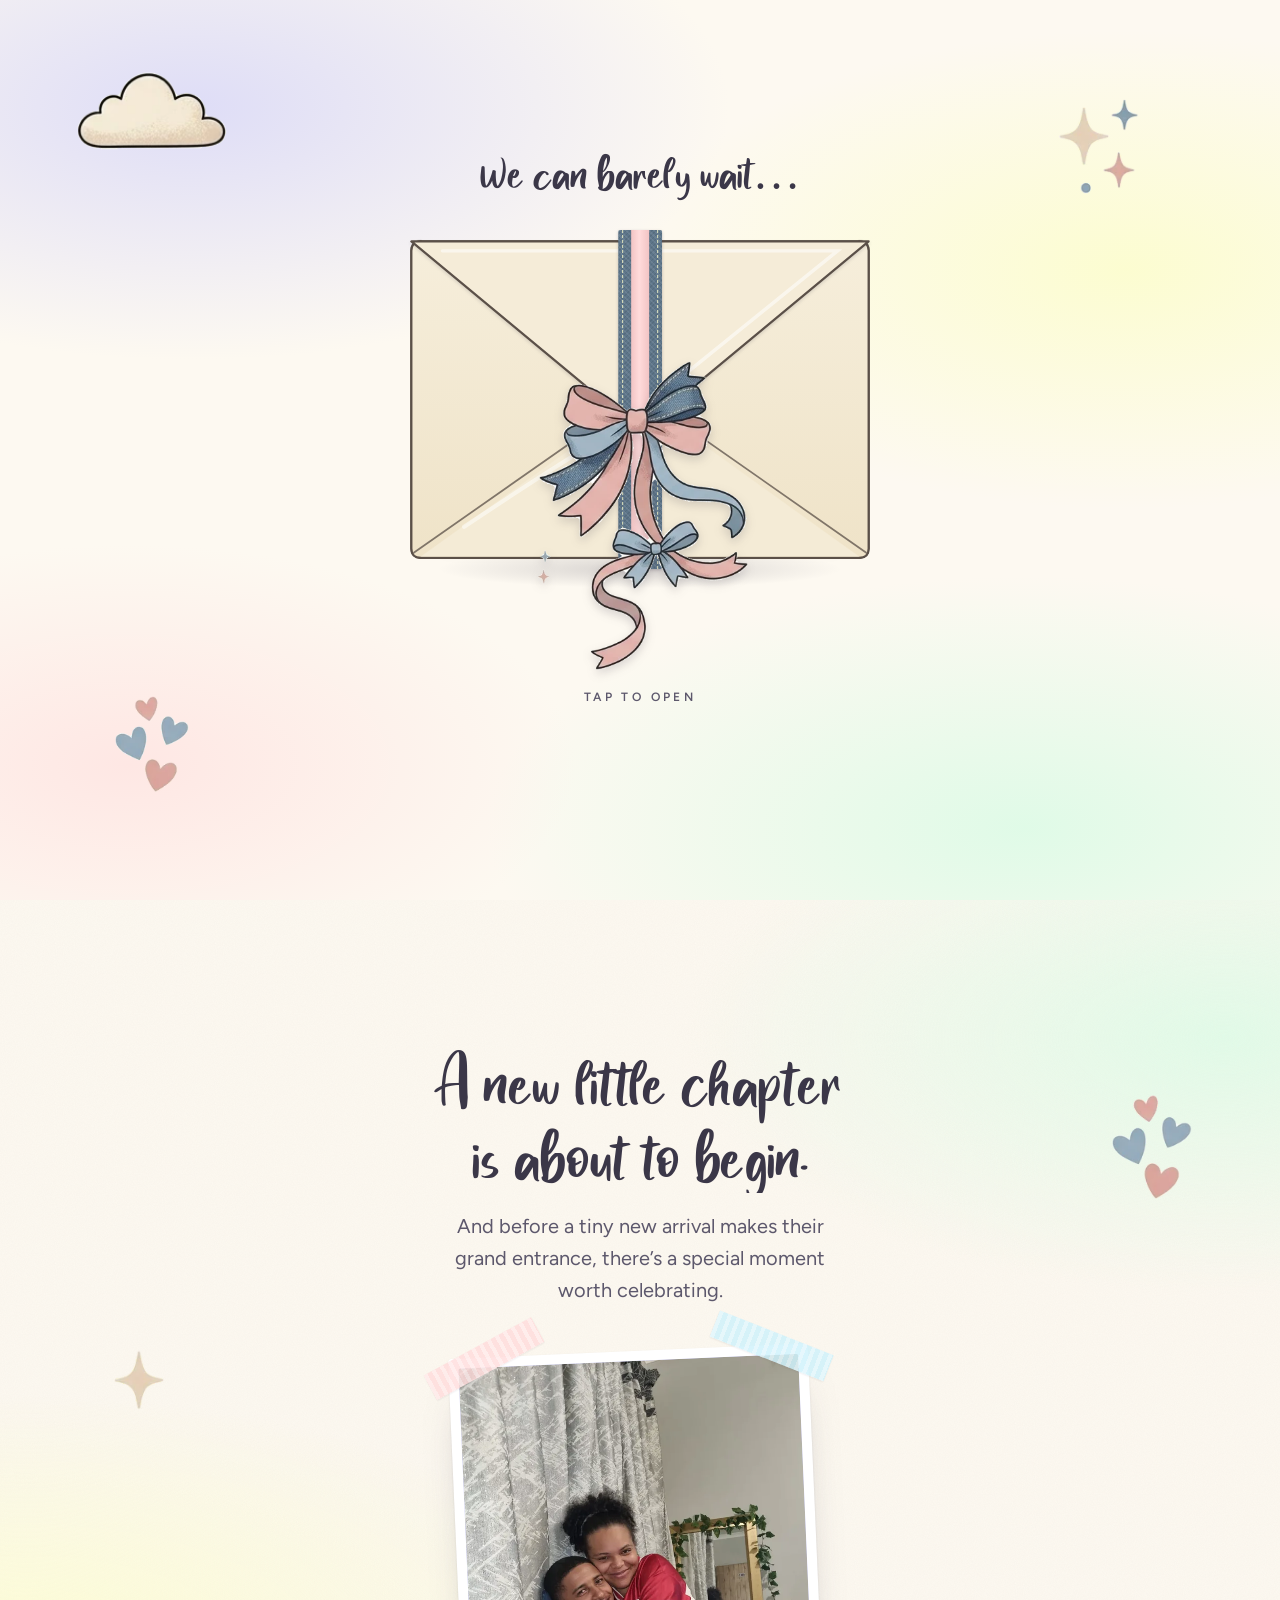
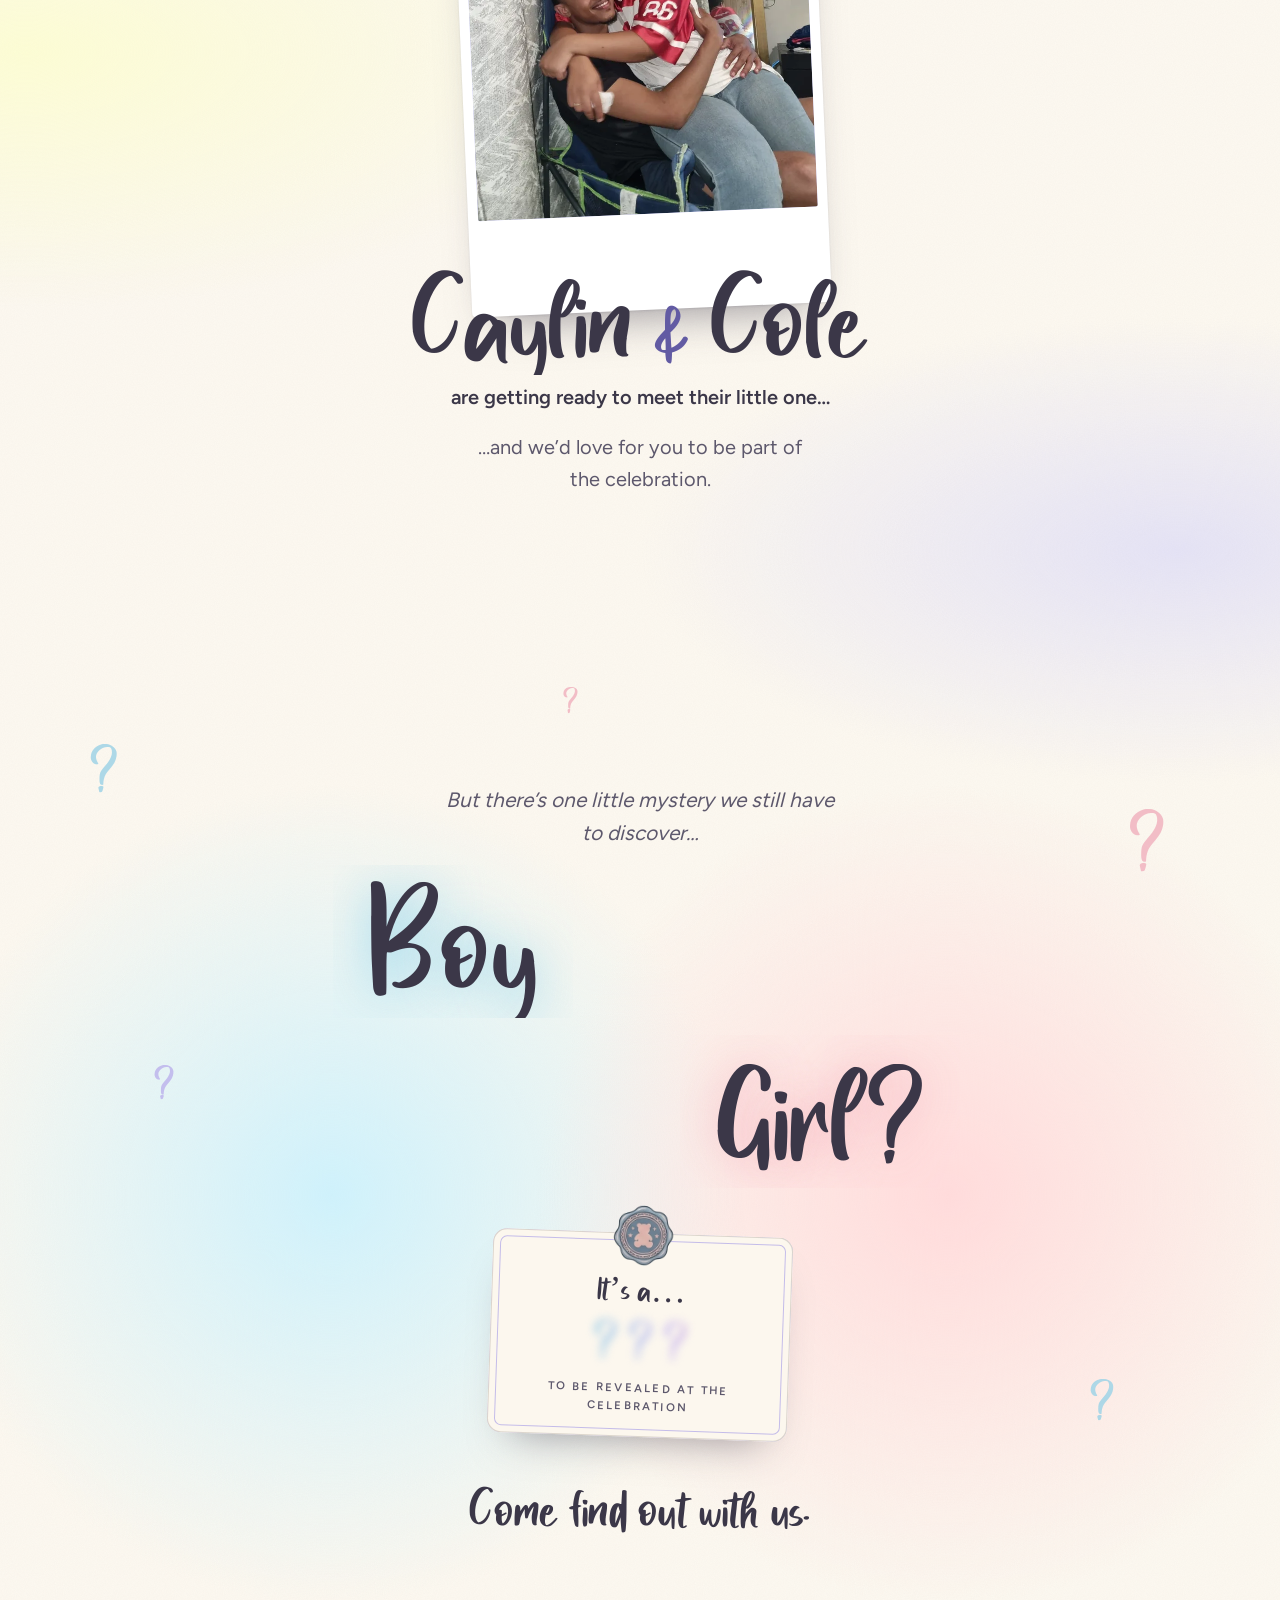
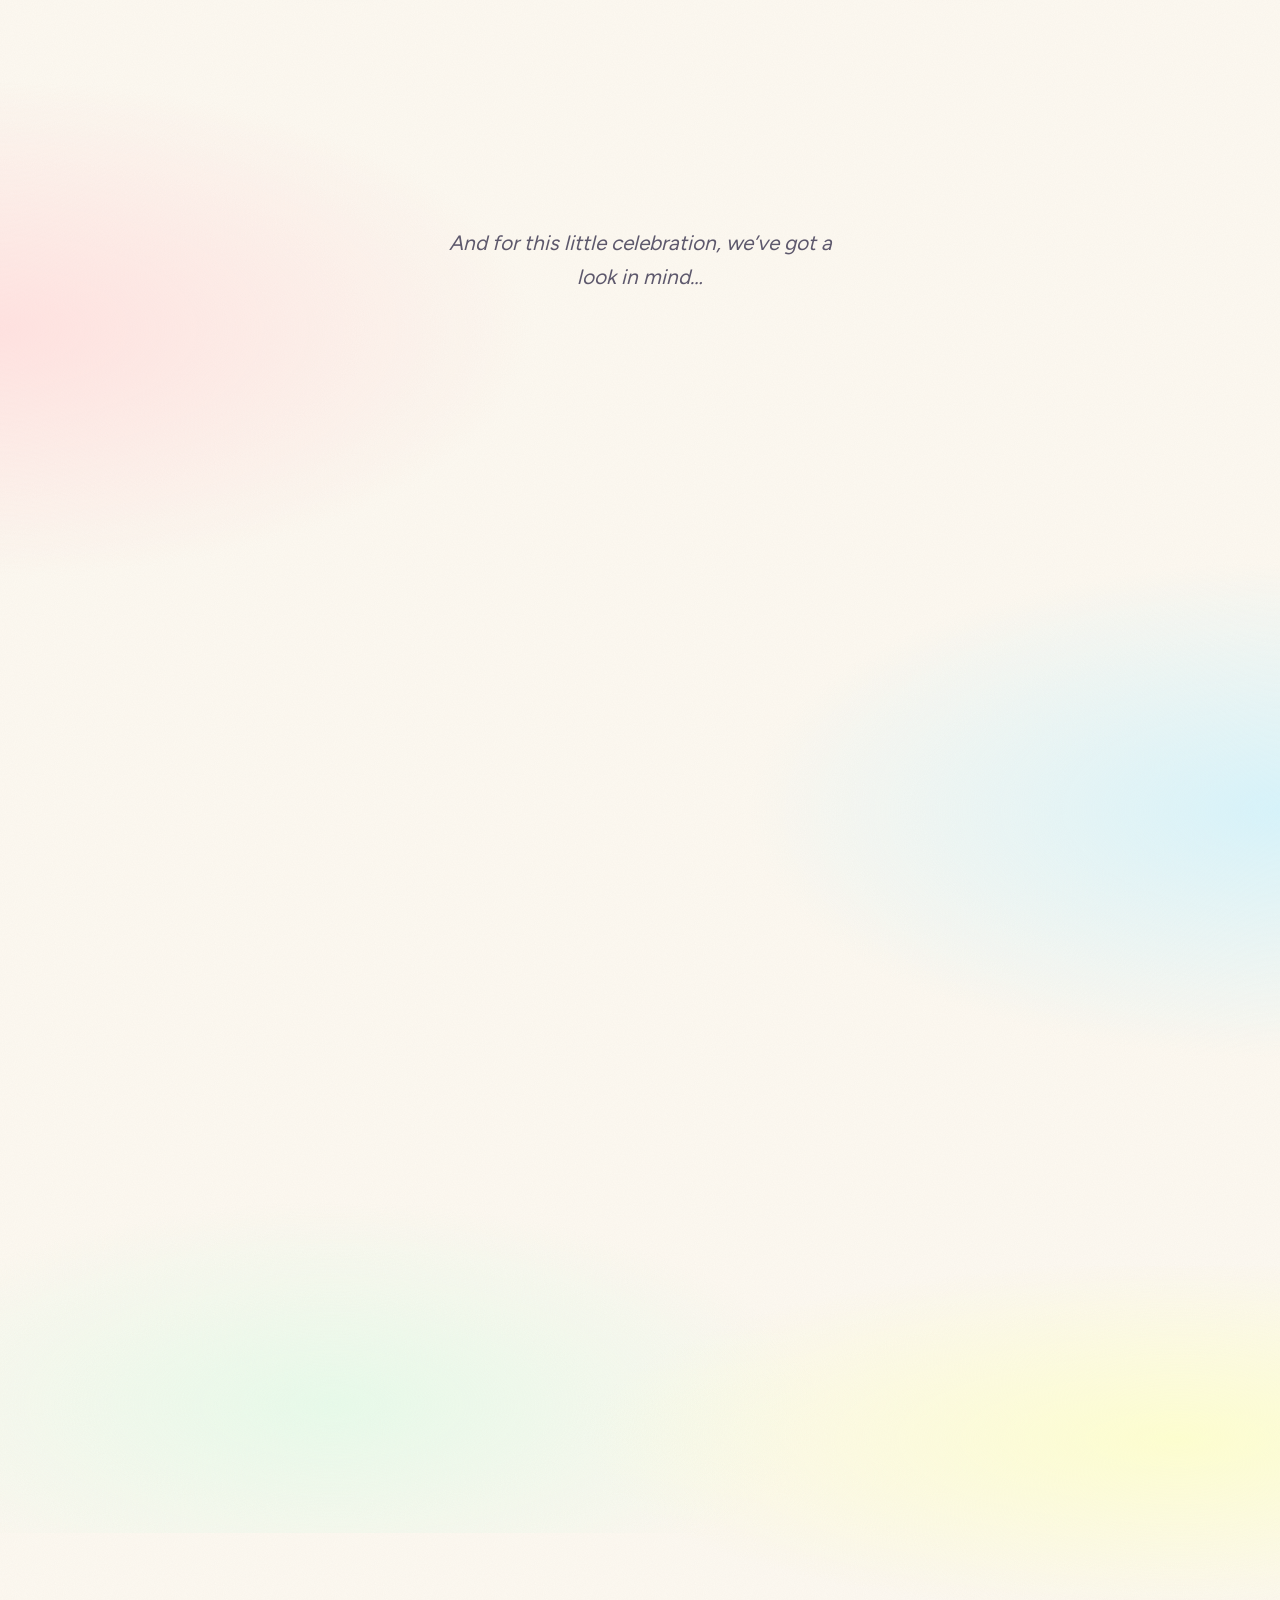
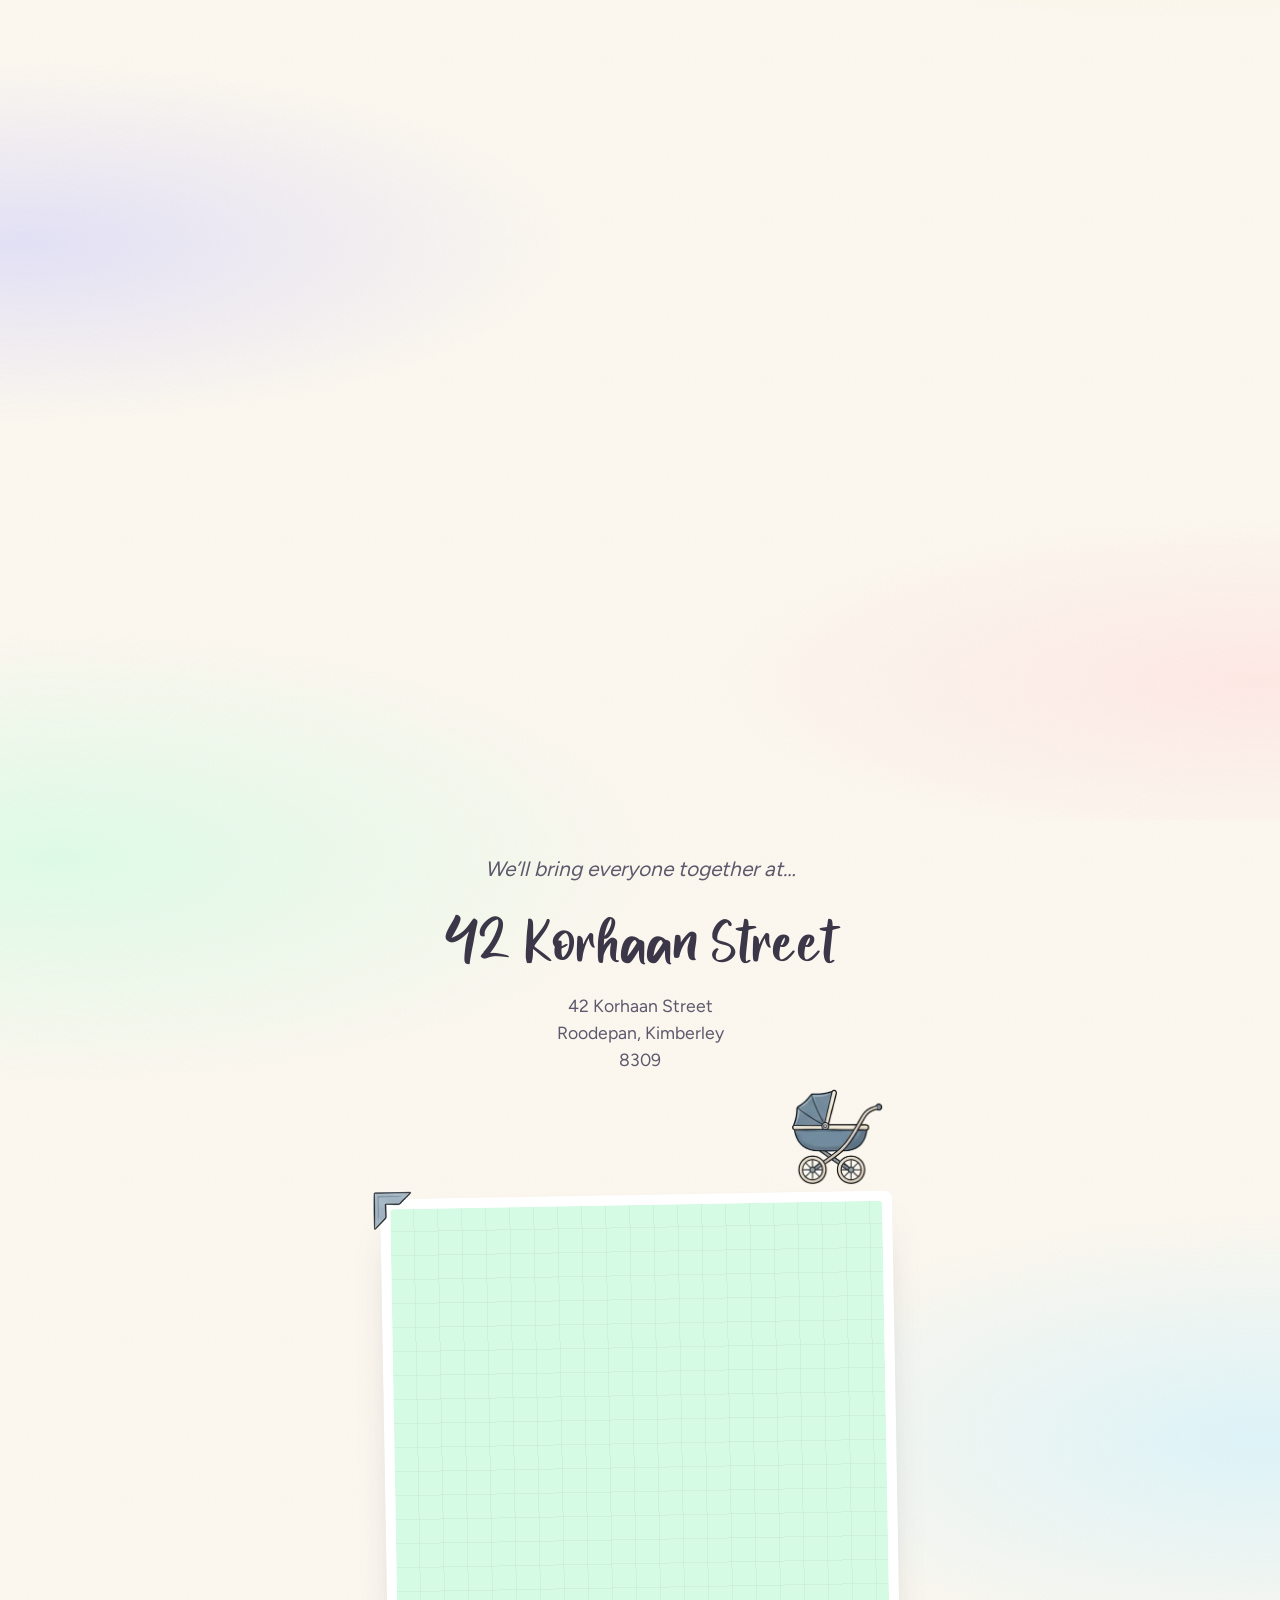
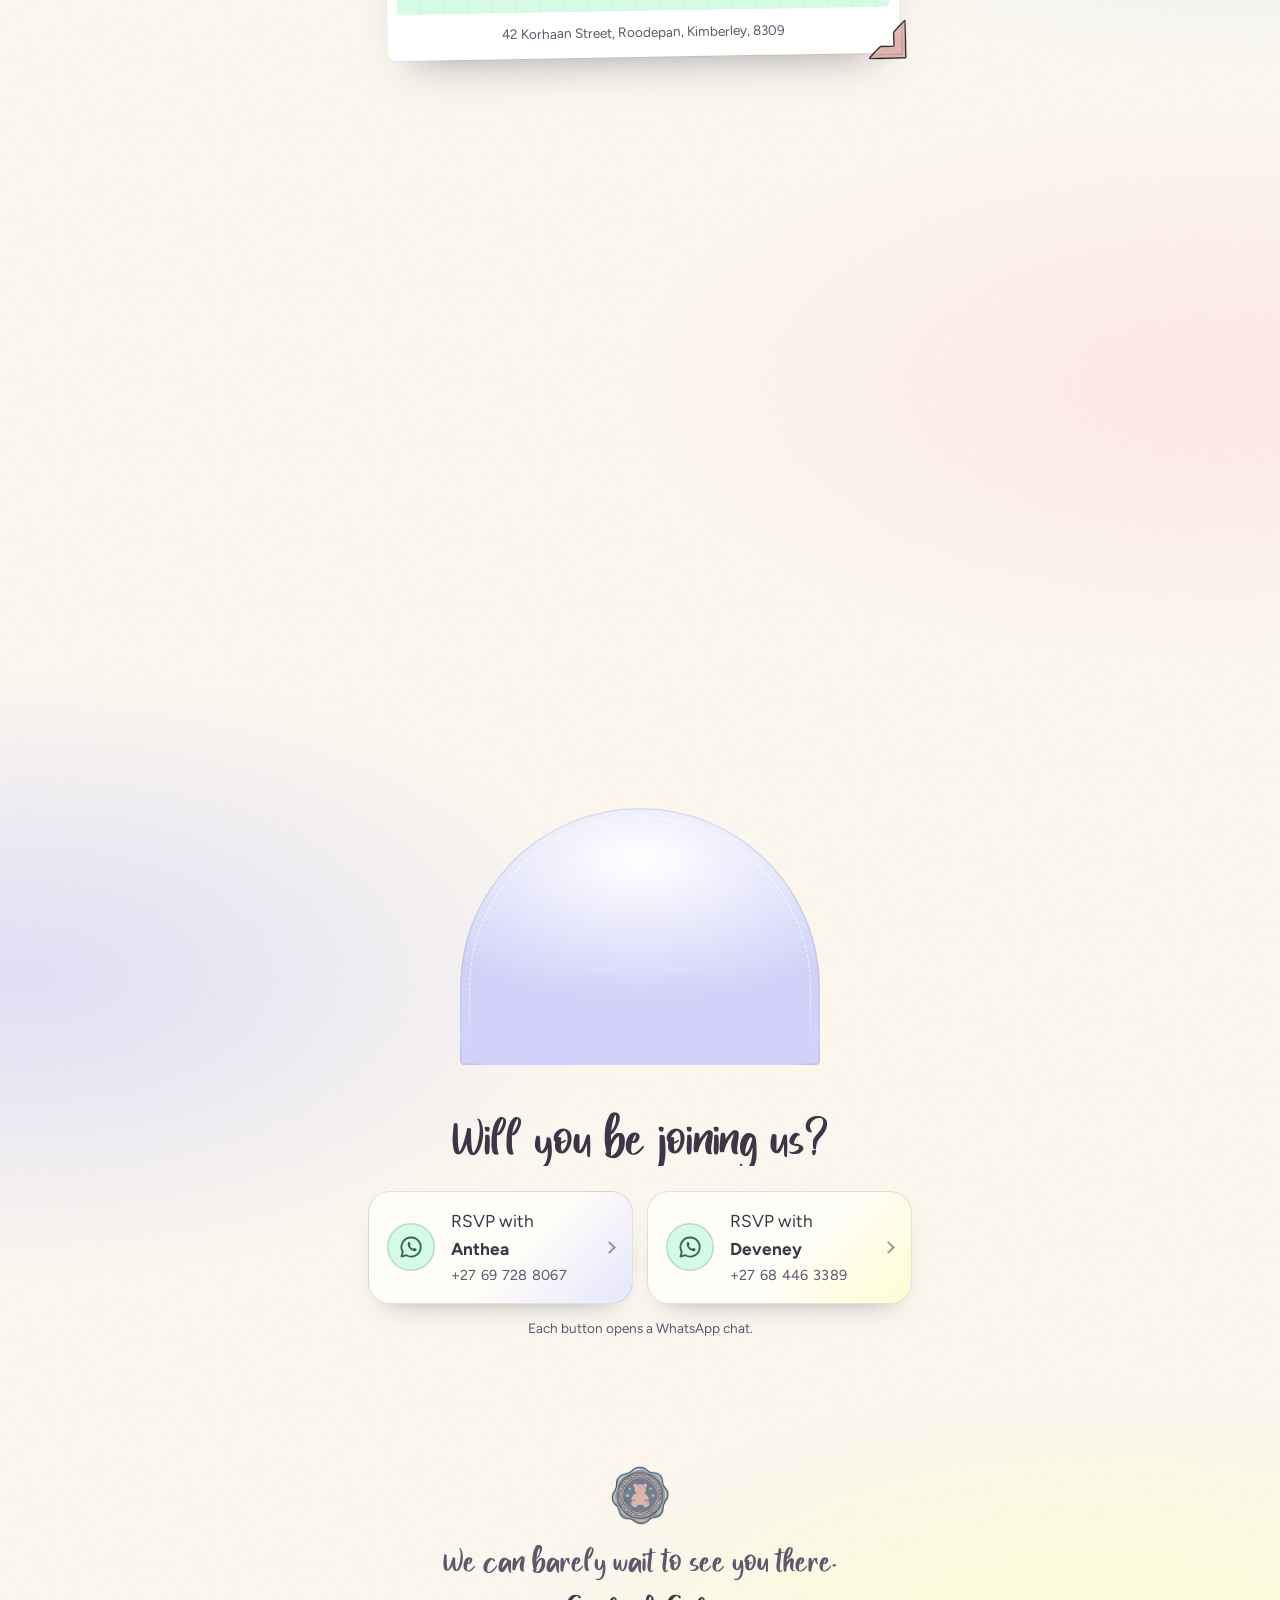
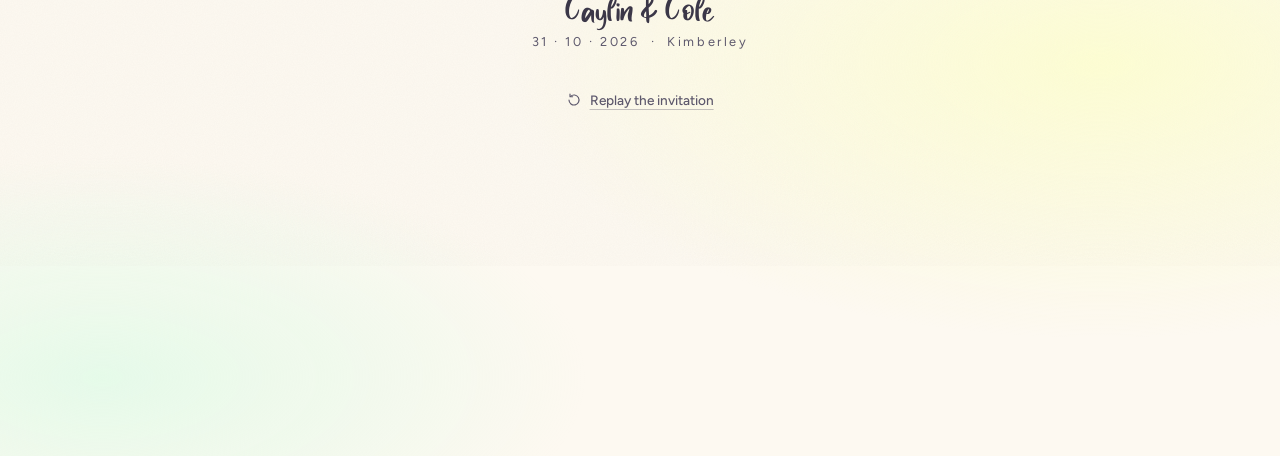
<file: invites/caylin-cole-baby-shower-2026/index.html>
<!doctype html>
<html lang="en-ZA">
<head>
  <meta charset="utf-8">
  <meta name="viewport" content="width=device-width, initial-scale=1, viewport-fit=cover">
  <title>Caylin &amp; Cole · Baby Shower &amp; Gender Reveal</title>
  <meta name="description" content="We can barely wait… Join Caylin &amp; Cole for their baby shower and gender reveal on Saturday 31 October 2026 at 15:00 in Kimberley. Boy or girl? Come find out with us.">
  <meta name="theme-color" content="#fdf9f1">
  <meta name="color-scheme" content="light">

  <link rel="canonical" href="https://anonc0d3rb.github.io/arkum-interactive-invites/invites/caylin-cole-baby-shower-2026/">

  <!-- Link previews (WhatsApp, iMessage, Facebook, X) -->
  <meta property="og:type" content="website">
  <meta property="og:url" content="https://anonc0d3rb.github.io/arkum-interactive-invites/invites/caylin-cole-baby-shower-2026/">
  <meta property="og:locale" content="en_ZA">
  <meta property="og:title" content="Caylin &amp; Cole · Baby Shower &amp; Gender Reveal">
  <meta property="og:description" content="We can barely wait… Boy or girl? Come find out with us. Saturday 31 October 2026 · 15:00 · Kimberley">
  <meta property="og:image" content="https://anonc0d3rb.github.io/arkum-interactive-invites/invites/caylin-cole-baby-shower-2026/assets/social/og-image.jpg">
  <meta property="og:image:type" content="image/jpeg">
  <meta property="og:image:width" content="1200">
  <meta property="og:image:height" content="630">
  <meta property="og:image:alt" content="Photo of Caylin and Cole with the words We can barely wait, Baby Shower and Gender Reveal">
  <meta name="twitter:card" content="summary_large_image">
  <meta name="twitter:title" content="Caylin &amp; Cole · Baby Shower &amp; Gender Reveal">
  <meta name="twitter:description" content="We can barely wait… Boy or girl? Come find out with us. Saturday 31 October 2026 · 15:00 · Kimberley">
  <meta name="twitter:image" content="https://anonc0d3rb.github.io/arkum-interactive-invites/invites/caylin-cole-baby-shower-2026/assets/social/og-image.jpg">
  <meta name="twitter:image:alt" content="Photo of Caylin and Cole with the words We can barely wait, Baby Shower and Gender Reveal">
  <meta name="apple-mobile-web-app-title" content="Caylin &amp; Cole">

  <link rel="icon" href="assets/social/favicon.svg" type="image/svg+xml">
  <link rel="icon" href="assets/social/favicon-48.png" sizes="48x48" type="image/png">
  <link rel="apple-touch-icon" href="assets/social/apple-touch-icon.png">

  <link rel="preload" href="assets/fonts/mylove.woff2" as="font" type="font/woff2" crossorigin>
  <link rel="preload" href="assets/fonts/figtree.woff2" as="font" type="font/woff2" crossorigin>
  <link rel="preload" href="assets/img/ribbon-bow.webp" as="image" type="image/webp">
  <link rel="preload" href="assets/img/wax-seal.webp" as="image" type="image/webp">
  <!-- first photo after the envelope opens: fetched while the opening plays -->
  <link rel="preload" as="image" type="image/webp"
        imagesrcset="assets/photos/couple-cutout-640.webp 640w, assets/photos/couple-cutout-1000.webp 1000w"
        imagesizes="(min-width: 900px) 470px, 92vw">
  <link rel="stylesheet" href="css/styles.css">
  <script src="js/main.js" defer></script>
</head>
<body class="is-locked">

  <!-- Shared SVG definitions: envelope liner pattern -->
  <svg class="sr-defs" aria-hidden="true" focusable="false" width="0" height="0">
    <defs>
      <pattern id="liner" width="46" height="46" patternUnits="userSpaceOnUse" patternTransform="rotate(-8)">
        <rect width="46" height="46" fill="#d1d1f9"/>
        <path d="M11 13.5c-2.2-2.6-5.6-.4-4 2.3 1 1.6 4 3.7 4 3.7s3-2.1 4-3.7c1.6-2.7-1.8-4.9-4-2.3z" fill="#ffdbdb" stroke="#8f7f98" stroke-width=".7"/>
        <path d="M33 34.5c-2.2-2.6-5.6-.4-4 2.3 1 1.6 4 3.7 4 3.7s3-2.1 4-3.7c1.6-2.7-1.8-4.9-4-2.3z" fill="#cff1fb" stroke="#8f7f98" stroke-width=".7"/>
        <path d="M34 7l1.1 3.2 3.2 1.1-3.2 1.1L34 15.6l-1.1-3.2-3.2-1.1 3.2-1.1z" fill="#fcfdcd" stroke="#8f7f98" stroke-width=".6"/>
        <path d="M12 32l.8 2.2 2.2.8-2.2.8-.8 2.2-.8-2.2-2.2-.8 2.2-.8z" fill="#d6fbe4" stroke="#8f7f98" stroke-width=".6"/>
        <circle cx="23" cy="23" r="1.3" fill="#fff" opacity=".8"/>
        <circle cx="42" cy="22" r="1" fill="#fff" opacity=".8"/>
      </pattern>
      <linearGradient id="paperShade" x1="0" y1="0" x2="0" y2="1">
        <stop offset="0" stop-color="#f6eedb"/>
        <stop offset="1" stop-color="#efe3c8"/>
      </linearGradient>
    </defs>
  </svg>

  <!-- ============ OPENING: the closed invitation ============ -->
  <div class="opening" id="opening">
    <div class="opening__wash" aria-hidden="true"></div>
    <img class="opening__deco opening__deco--sparkles twinkle" src="assets/img/sparkles.webp" width="88" height="104" alt="" aria-hidden="true">
    <img class="opening__deco opening__deco--hearts float" src="assets/img/hearts.webp" width="101" height="131" alt="" aria-hidden="true">
    <img class="opening__deco opening__deco--cloud drift" src="assets/img/cloud.webp" width="144" height="75" alt="" aria-hidden="true">

    <div class="opening__stage">
      <p class="opening__from" aria-hidden="true">We can barely wait…</p>

      <button class="envelope" id="envelope" type="button" aria-label="Open the invitation from Caylin and Cole">
        <span class="envelope__float">
          <span class="envelope__shadow" aria-hidden="true"></span>

          <!-- back panel (lined inside) -->
          <svg class="envelope__back" viewBox="0 0 340 236" aria-hidden="true" focusable="false">
            <rect x="1" y="1" width="338" height="234" rx="7" fill="#efe4cc" stroke="#5b5048" stroke-width="1.6"/>
            <path d="M8 8h324v120L170 190 8 128z" fill="url(#liner)" opacity=".95"/>
          </svg>

          <!-- invitation card (slides out) -->
          <span class="envelope__card" id="card">
            <span class="card__inner">
              <img class="card__seal" src="assets/img/wax-seal.webp" width="142" height="144" alt="">
              <span class="card__names">Caylin &amp; Cole</span>
              <span class="card__kicker">Baby Shower<br>&amp; Gender Reveal</span>
            </span>
          </span>

          <!-- front pocket -->
          <svg class="envelope__front" viewBox="0 0 340 236" aria-hidden="true" focusable="false">
            <path d="M1 8Q1 1 8 1L170 132 332 1Q339 1 339 8V228Q339 235 332 235H8Q1 235 1 228Z" fill="url(#paperShade)" stroke="#5b5048" stroke-width="1.6" stroke-linejoin="round"/>
            <path d="M3 231L150 128Q170 116 190 128L337 231" fill="none" stroke="#5b5048" stroke-width="1.3" stroke-linecap="round" opacity=".75"/>
            <path d="M8 234L150 132Q170 121 190 132L332 234Z" fill="#f4ebd6"/>
            <path d="M40 212c30-20 60-40 90-58" stroke="#fff" stroke-width="3" stroke-linecap="round" opacity=".5"/>
          </svg>

          <!-- flap: outside + lined inside -->
          <span class="envelope__flap" id="flap">
            <svg class="flap__face flap__face--out" viewBox="0 0 340 140" preserveAspectRatio="none" aria-hidden="true" focusable="false">
              <path d="M1 1H339L186 128Q170 140 154 128Z" fill="#f5ecd8" stroke="#5b5048" stroke-width="1.6" stroke-linejoin="round"/>
              <path d="M24 8H316L180 118" fill="none" stroke="#fff" stroke-width="2.5" stroke-linecap="round" opacity=".55"/>
            </svg>
            <svg class="flap__face flap__face--in" viewBox="0 0 340 140" preserveAspectRatio="none" aria-hidden="true" focusable="false">
              <path d="M1 139H339L186 12Q170 0 154 12Z" fill="#efe4cc" stroke="#5b5048" stroke-width="1.6" stroke-linejoin="round"/>
              <path d="M22 133H318L180 21Q170 13 160 21Z" fill="url(#liner)"/>
            </svg>
          </span>

          <!-- ribbon band + bow -->
          <span class="envelope__ribbon" aria-hidden="true">
            <span class="ribbon__half ribbon__half--top" id="ribbonTop"></span>
            <span class="ribbon__half ribbon__half--bottom" id="ribbonBottom"></span>
          </span>
          <img class="envelope__bow" id="bow" src="assets/img/ribbon-bow.webp" width="312" height="455" alt="" aria-hidden="true">
        </span>
      </button>

      <p class="opening__hint" id="hint" aria-hidden="true">Tap to open</p>
    </div>
  </div>

  <!-- ============ THE STORY ============ -->
  <div class="progress" id="progress" aria-hidden="true">
    <span></span><span></span><span></span><span></span><span></span><span></span><span></span>
  </div>

  <main class="story" id="story">
    <svg class="thread" id="thread" aria-hidden="true" focusable="false">
      <defs>
        <mask id="threadMask" maskUnits="userSpaceOnUse">
          <path id="threadReveal" fill="none" stroke="#fff" stroke-width="10" stroke-linecap="round"/>
        </mask>
      </defs>
      <path id="threadPath" class="thread__path" mask="url(#threadMask)"/>
    </svg>

    <!-- 01 · Welcome — We can barely wait -->
    <section class="chapter chapter--welcome hero" id="welcome" aria-labelledby="welcome-title">
      <div class="deco" data-speed="-0.08" style="left:3%;top:9%;width:clamp(70px,20vw,140px)"><img class="drift" src="assets/img/cloud.webp" width="144" height="75" alt=""></div>
      <div class="deco" data-speed="0.06" style="right:5%;top:15%;width:clamp(40px,11vw,76px)"><img class="twinkle" src="assets/img/sparkles.webp" width="88" height="104" alt=""></div>

      <p class="eyebrow hero__eyebrow" data-reveal>Caylin &amp; Cole<span>Baby Shower &amp; Gender Reveal</span></p>

      <div class="hero__frame">
        <span class="hero__glow" aria-hidden="true"></span>
        <h1 class="hero__title" id="welcome-title" tabindex="-1">
          <span class="hero__we" data-reveal style="--d:.25s">We can</span>
          <span class="hero__barely" data-reveal="ink" style="--d:.5s">Barely</span>
          <span class="hero__wait" data-reveal style="--d:1.25s">wait…</span>
        </h1>
        <img class="hero__couple" data-reveal="lift"
             srcset="assets/photos/couple-cutout-640.webp 640w, assets/photos/couple-cutout-1000.webp 1000w"
             sizes="(min-width: 900px) 470px, 92vw"
             src="assets/photos/couple-cutout-640.webp" width="1000" height="1385"
             alt="Caylin and Cole standing together, smiling" fetchpriority="high" decoding="async">
        <img class="hero__blocks float float--slow" data-reveal="right" style="--d:1.5s" src="assets/img/blocks.webp" width="175" height="215" alt="" aria-hidden="true">
      </div>

      <div class="hero__foot">
        <p class="hero__lede" data-reveal style="--d:1.6s">A little celebration is waiting for you…</p>
        <p class="welcome__cue" data-reveal style="--d:2s">
          <span>Scroll to begin</span>
          <span class="cue-line" aria-hidden="true"></span>
        </p>
      </div>
    </section>

    <!-- 02 · Occasion -->
    <section class="chapter chapter--occasion" id="occasion" aria-labelledby="occasion-title">
      <div class="deco" data-speed="-0.06" style="right:3%;top:5%;width:clamp(44px,12vw,80px)"><img class="float" src="assets/img/hearts.webp" width="101" height="131" alt="" loading="lazy" decoding="async"></div>
      <div class="deco" data-speed="0.05" style="left:5%;top:40%;width:clamp(30px,8vw,50px)"><img class="twinkle" src="assets/img/sparkle.webp" width="55" height="64" alt="" loading="lazy" decoding="async"></div>

      <div class="chapter__inner">
        <h2 class="display display--lg" id="occasion-title" data-reveal="ink">A new little chapter is about to begin.</h2>
        <p class="lede" data-reveal style="--d:.2s">And before a tiny new arrival makes their grand entrance, there’s a special moment worth celebrating.</p>

        <figure class="snapshot" data-reveal="snap">
          <span class="snapshot__tape snapshot__tape--l" aria-hidden="true"></span>
          <span class="snapshot__tape snapshot__tape--r" aria-hidden="true"></span>
          <span class="snapshot__photo">
            <img srcset="assets/photos/photo-hug-640.webp 640w, assets/photos/photo-hug-1000.webp 1000w"
                 sizes="(min-width: 900px) 380px, 78vw"
                 src="assets/photos/photo-hug-640.webp" width="1000" height="1333"
                 alt="Caylin and Cole hugging and smiling at home" loading="lazy" decoding="async">
          </span>
        </figure>

        <p class="names" aria-label="Caylin and Cole">
          <span class="names__one" data-reveal="ink">Caylin</span>
          <span class="names__amp" data-reveal="scale" style="--d:.35s">&amp;</span>
          <span class="names__two" data-reveal="ink" style="--d:.55s">Cole</span>
        </p>
        <p class="lede lede--strong" data-reveal style="--d:.9s">are getting ready to meet their little one…</p>
        <p class="lede" data-reveal style="--d:.2s">…and we’d love for you to be part of the celebration.</p>
      </div>
    </section>

    <!-- 03 · The mystery — boy or girl? -->
    <section class="chapter chapter--reveal" id="reveal" aria-labelledby="reveal-title">
      <span class="reveal__glow reveal__glow--blue" aria-hidden="true"></span>
      <span class="reveal__glow reveal__glow--pink" aria-hidden="true"></span>
      <span class="qmark qmark--1 float" aria-hidden="true">?</span>
      <span class="qmark qmark--2 float float--alt" aria-hidden="true">?</span>
      <span class="qmark qmark--3 float float--slow" aria-hidden="true">?</span>
      <span class="qmark qmark--4 float float--alt" aria-hidden="true">?</span>
      <span class="qmark qmark--5 float" aria-hidden="true">?</span>
      <div class="deco" data-speed="-0.12" style="left:-3%;top:58%;width:clamp(64px,19vw,124px)"><img class="float float--slow" src="assets/img/balloons.webp" width="172" height="257" alt="" loading="lazy" decoding="async"></div>
      <div class="deco" data-speed="0.06" style="right:6%;top:52%;width:clamp(36px,10vw,62px)"><img class="twinkle" src="assets/img/sparkles.webp" width="88" height="104" alt="" loading="lazy" decoding="async"></div>

      <div class="chapter__inner">
        <p class="lede lede--intro" data-reveal>But there’s one little mystery we still have to discover…</p>
        <h2 class="reveal__title" id="reveal-title" aria-label="Boy or girl?">
          <span class="reveal__boy" data-reveal="ink" style="--d:.2s">Boy</span>
          <span class="reveal__or" data-reveal="scale" style="--d:.75s">or</span>
          <span class="reveal__girl" data-reveal="ink" style="--d:1s">Girl?</span>
        </h2>

        <div class="mystery" data-reveal="snap" style="--d:.2s">
          <img class="mystery__seal" src="assets/img/wax-seal.webp" width="142" height="144" alt="" aria-hidden="true" loading="lazy" decoding="async">
          <p class="mystery__its">It’s a…</p>
          <p class="mystery__secret" aria-label="still a secret"><span aria-hidden="true">? ? ?</span></p>
          <p class="mystery__note">To be revealed at the celebration</p>
        </div>

        <p class="display display--md reveal__cta" data-reveal="ink" style="--d:.2s">Come find out with us.</p>
      </div>
    </section>

    <!-- 04 · Dress code -->
    <section class="chapter chapter--dress" id="dress" aria-labelledby="dress-title">
      <div class="deco" data-speed="-0.08" style="right:2%;top:4%;width:clamp(56px,15vw,100px)"><img class="float float--alt" src="assets/img/bow-denim.webp" width="154" height="146" alt="" loading="lazy" decoding="async"></div>
      <div class="deco" data-speed="0.1" style="left:5%;top:6%;width:clamp(28px,7.5vw,46px)"><img class="float" src="assets/img/heart-pink.webp" width="47" height="46" alt="" loading="lazy" decoding="async"></div>
      <div class="deco" data-speed="0.06" style="right:7%;top:62%;width:clamp(26px,7vw,42px)"><img class="float float--slow" src="assets/img/heart-blue.webp" width="39" height="41" alt="" loading="lazy" decoding="async"></div>

      <div class="chapter__inner">
        <p class="lede lede--intro" data-reveal>And for this little celebration, we’ve got a look in mind…</p>

        <figure class="archphoto" data-reveal="photo">
          <img srcset="assets/photos/photo-park-640.webp 640w, assets/photos/photo-park-1066.webp 1066w"
               sizes="(min-width: 900px) 420px, 86vw"
               src="assets/photos/photo-park-640.webp" width="1066" height="1599"
               alt="Caylin and Cole relaxing on a picnic blanket in the park, Cole in denim jeans" loading="lazy" decoding="async">
        </figure>

        <div class="denim-card" data-reveal="scale">
          <h2 class="visually-hidden" id="dress-title">Dress code: denim with a touch of pastel pink or pastel blue</h2>
          <p class="denim-card__label" aria-hidden="true">The dress code</p>
          <p class="denim-card__main display" aria-hidden="true" data-reveal="ink" style="--d:.3s">Denim</p>
          <p class="denim-card__plus" aria-hidden="true">+ a touch of</p>
          <div class="swatches" aria-hidden="true">
            <span class="swatch swatch--pink" data-reveal="left" style="--d:.7s">pastel pink</span>
            <span class="swatch__or">or</span>
            <span class="swatch swatch--blue" data-reveal="right" style="--d:.85s">pastel blue</span>
          </div>
        </div>
        <p class="note" data-reveal style="--d:.2s">Your favourite jeans, a denim jacket or shirt — finished with something soft pink or baby blue. Team pink or team blue… you choose.</p>
      </div>
    </section>

    <!-- 05 · Date & time -->
    <section class="chapter chapter--date" id="date" aria-labelledby="date-title">
      <div class="deco" data-speed="-0.1" style="right:2%;top:1.5%;width:clamp(60px,16vw,120px)"><img class="float" src="assets/img/balloon-cluster.webp" width="191" height="146" alt="" loading="lazy" decoding="async"></div>
      <div class="deco" data-speed="0.05" style="left:5%;top:44%;width:clamp(36px,10vw,62px)"><img class="twinkle" src="assets/img/sparkles.webp" width="88" height="104" alt="" loading="lazy" decoding="async"></div>
      <div class="deco" data-speed="0.08" style="left:4%;top:86%;width:clamp(48px,13vw,84px)"><img class="float float--alt" src="assets/img/gift-pink.webp" width="175" height="186" alt="" loading="lazy" decoding="async"></div>
      <div class="deco" data-speed="0.06" style="right:6%;top:84%;width:clamp(40px,11vw,70px)"><img class="float float--alt" src="assets/img/confetti.webp" width="96" height="58" alt="" loading="lazy" decoding="async"></div>

      <div class="chapter__inner">
        <p class="lede lede--intro" data-reveal>Now that you’re dressed for the occasion…</p>
        <h2 class="display display--lg" id="date-title" data-reveal="ink" style="--d:.2s">Save the date…</h2>
        <p class="lede" data-reveal style="--d:.7s">because we can barely wait to celebrate with you.</p>

        <div class="when" role="group" aria-label="Saturday 31 October 2026 at 15:00">
          <p class="when__day" data-reveal="fade" aria-hidden="true">Saturday</p>
          <p class="when__date" aria-hidden="true">
            <span class="when__num" data-reveal="rise" style="--d:.15s">31</span>
            <span class="when__month" data-reveal="ink" style="--d:.55s">October</span>
            <span class="when__year" data-reveal style="--d:.95s">2026</span>
          </p>
          <span class="when__rule" data-reveal="rule" style="--d:1.2s" aria-hidden="true"><img src="assets/img/heart-pink.webp" width="47" height="46" alt="" loading="lazy" decoding="async"></span>
          <p class="when__time" aria-hidden="true">
            <span class="when__clock" data-reveal="ink" style="--d:1.45s">15:00</span>
            <span class="when__pm" data-reveal="fade" style="--d:1.9s">3 o’clock in the afternoon</span>
          </p>
        </div>
      </div>
    </section>

    <!-- 06 · Location -->
    <section class="chapter chapter--place" id="place" aria-labelledby="place-title">
      <div class="deco" data-speed="-0.06" style="right:-3%;top:4%;width:clamp(70px,21vw,136px)"><img class="drift" src="assets/img/cloud.webp" width="144" height="75" alt="" loading="lazy" decoding="async"></div>
      <div class="deco" data-speed="0.06" style="left:4%;top:12%;width:clamp(30px,8vw,48px)"><img class="twinkle" src="assets/img/sparkle.webp" width="55" height="64" alt="" loading="lazy" decoding="async"></div>

      <div class="chapter__inner">
        <p class="lede lede--intro" data-reveal>We’ll bring everyone together at…</p>
        <h2 class="display display--lg" id="place-title" data-reveal="ink" style="--d:.2s">42 Korhaan Street</h2>
        <address class="address" data-reveal style="--d:.6s">
          42 Korhaan Street<br>
          Roodepan, Kimberley<br>
          8309
        </address>

        <div class="stroller-lane" aria-hidden="true">
          <img class="stroller" data-reveal="roll" src="assets/img/stroller.webp" width="188" height="197" alt="" loading="lazy" decoding="async">
        </div>

        <figure class="map" data-reveal="scale">
          <img class="map__corner map__corner--tl" src="assets/img/corner-blue.webp" width="61" height="60" alt="" aria-hidden="true" loading="lazy" decoding="async">
          <img class="map__corner map__corner--br" src="assets/img/corner-pink.webp" width="60" height="61" alt="" aria-hidden="true" loading="lazy" decoding="async">
          <div class="map__frame">
            <iframe
              title="Map showing 42 Korhaan Street, Roodepan, Kimberley"
              src="https://maps.google.com/maps?q=42%20Korhaan%20Street%2C%20Roodepan%2C%20Kimberley%2C%208309%2C%20South%20Africa&amp;z=16&amp;output=embed"
              loading="lazy"
              referrerpolicy="no-referrer-when-downgrade"
              allowfullscreen></iframe>
          </div>
          <figcaption class="map__caption">42 Korhaan Street, Roodepan, Kimberley, 8309</figcaption>
        </figure>

        <a class="btn btn--map" data-reveal style="--d:.15s"
           href="https://www.google.com/maps/search/?api=1&amp;query=42%20Korhaan%20Street%2C%20Roodepan%2C%20Kimberley%2C%208309%2C%20South%20Africa"
           target="_blank" rel="noopener">
          <svg class="btn__icon" viewBox="0 0 24 24" aria-hidden="true" focusable="false"><path d="M12 21s-6.5-5.6-6.5-11a6.5 6.5 0 0 1 13 0c0 5.4-6.5 11-6.5 11z" fill="none" stroke="currentColor" stroke-width="1.8" stroke-linejoin="round"/><circle cx="12" cy="10" r="2.4" fill="currentColor"/></svg>
          <span>Open in Google Maps</span>
        </a>
      </div>
    </section>

    <!-- 07 · RSVP -->
    <section class="chapter chapter--rsvp" id="rsvp" aria-labelledby="rsvp-title">
      <div class="deco" data-speed="0.08" style="left:2%;top:25%;width:clamp(58px,16vw,110px)"><img class="float float--slow" src="assets/img/teddy.webp" width="169" height="214" alt="" loading="lazy" decoding="async"></div>
      <div class="deco" data-speed="-0.08" style="right:2%;top:30%;width:clamp(52px,14vw,100px)"><img class="float float--alt" src="assets/img/gift-cream.webp" width="181" height="177" alt="" loading="lazy" decoding="async"></div>
      <div class="deco" data-speed="0.04" style="right:10%;top:3%;width:clamp(40px,11vw,68px)"><img class="float" src="assets/img/hearts.webp" width="101" height="131" alt="" loading="lazy" decoding="async"></div>

      <div class="chapter__inner">
        <h2 class="display display--lg" id="rsvp-title" data-reveal="ink">And now, all that’s missing is you.</h2>
        <p class="lede" data-reveal style="--d:.3s">Come celebrate this beautiful new beginning with Caylin &amp; Cole.</p>

        <figure class="portrait portrait--photo" data-reveal="portrait">
          <span class="portrait__arch" aria-hidden="true"></span>
          <img class="portrait__img"
               srcset="assets/photos/couple-cutout-640.webp 640w, assets/photos/couple-cutout-1000.webp 1000w"
               sizes="(min-width: 900px) 400px, 84vw"
               src="assets/photos/couple-cutout-640.webp" width="1000" height="1385"
               alt="" loading="lazy" decoding="async">
        </figure>

        <p class="question display" data-reveal="ink">Will you be joining us?</p>

        <div class="rsvp" data-reveal style="--d:.3s">
          <a class="rsvp__btn rsvp__btn--anthea" href="https://wa.me/27697288067?text=Hi%20Anthea!%20I%E2%80%99m%20RSVPing%20for%20Caylin%20%26%20Cole%E2%80%99s%20baby%20shower%20on%2031%20October%202026."
             target="_blank" rel="noopener" aria-label="RSVP with Anthea on WhatsApp, +27 69 728 8067">
            <span class="rsvp__icon" aria-hidden="true">
              <svg viewBox="0 0 24 24" focusable="false"><path d="M12 3.2a8.8 8.8 0 0 0-7.6 13.2L3.2 20.8l4.5-1.2A8.8 8.8 0 1 0 12 3.2z" fill="none" stroke="currentColor" stroke-width="1.7" stroke-linejoin="round"/><path d="M9.1 7.9c.2-.4.5-.5.8-.5h.5c.2 0 .4.1.5.4l.7 1.6c.1.2 0 .5-.1.6l-.5.6c-.1.2-.1.4 0 .5.6 1 1.4 1.8 2.4 2.4.2.1.4.1.5 0l.6-.5c.2-.1.4-.2.6-.1l1.6.7c.3.1.4.3.4.5v.5c0 .3-.1.6-.5.8-.6.4-1.4.6-2.2.4-2.4-.6-4.8-3-5.4-5.4-.2-.8 0-1.6.4-2.2z" fill="currentColor"/></svg>
            </span>
            <span class="rsvp__text">
              <span class="rsvp__label">RSVP with <strong>Anthea</strong></span>
              <span class="rsvp__num">+27 69 728 8067</span>
            </span>
          </a>
          <a class="rsvp__btn rsvp__btn--deveney" href="https://wa.me/27684463389?text=Hi%20Deveney!%20I%E2%80%99m%20RSVPing%20for%20Caylin%20%26%20Cole%E2%80%99s%20baby%20shower%20on%2031%20October%202026."
             target="_blank" rel="noopener" aria-label="RSVP with Deveney on WhatsApp, +27 68 446 3389">
            <span class="rsvp__icon" aria-hidden="true">
              <svg viewBox="0 0 24 24" focusable="false"><path d="M12 3.2a8.8 8.8 0 0 0-7.6 13.2L3.2 20.8l4.5-1.2A8.8 8.8 0 1 0 12 3.2z" fill="none" stroke="currentColor" stroke-width="1.7" stroke-linejoin="round"/><path d="M9.1 7.9c.2-.4.5-.5.8-.5h.5c.2 0 .4.1.5.4l.7 1.6c.1.2 0 .5-.1.6l-.5.6c-.1.2-.1.4 0 .5.6 1 1.4 1.8 2.4 2.4.2.1.4.1.5 0l.6-.5c.2-.1.4-.2.6-.1l1.6.7c.3.1.4.3.4.5v.5c0 .3-.1.6-.5.8-.6.4-1.4.6-2.2.4-2.4-.6-4.8-3-5.4-5.4-.2-.8 0-1.6.4-2.2z" fill="currentColor"/></svg>
            </span>
            <span class="rsvp__text">
              <span class="rsvp__label">RSVP with <strong>Deveney</strong></span>
              <span class="rsvp__num">+27 68 446 3389</span>
            </span>
          </a>
        </div>
        <p class="rsvp__hint" data-reveal style="--d:.45s">Each button opens a WhatsApp chat.</p>
      </div>

      <footer class="finale">
        <img class="finale__seal" src="assets/img/wax-seal.webp" width="142" height="144" alt="" loading="lazy" decoding="async">
        <p class="finale__line">We can barely wait to see you there.</p>
        <p class="finale__names display">Caylin &amp; Cole</p>
        <p class="finale__meta">31 · 10 · 2026 &nbsp;·&nbsp; Kimberley</p>
        <button class="replay" id="replay" type="button">
          <svg viewBox="0 0 24 24" aria-hidden="true" focusable="false"><path d="M4.5 12a7.5 7.5 0 1 0 2.3-5.4" fill="none" stroke="currentColor" stroke-width="1.7" stroke-linecap="round"/><path d="M6 3.2v3.9h3.9" fill="none" stroke="currentColor" stroke-width="1.7" stroke-linecap="round" stroke-linejoin="round"/></svg>
          Replay the invitation
        </button>
      </footer>
    </section>
  </main>

  <noscript>
    <style>.opening{display:none}.story{visibility:visible}[data-reveal]{opacity:1!important;transform:none!important;-webkit-mask:none!important;mask:none!important}body.is-locked{overflow:auto}</style>
  </noscript>
</body>
</html>
</file>
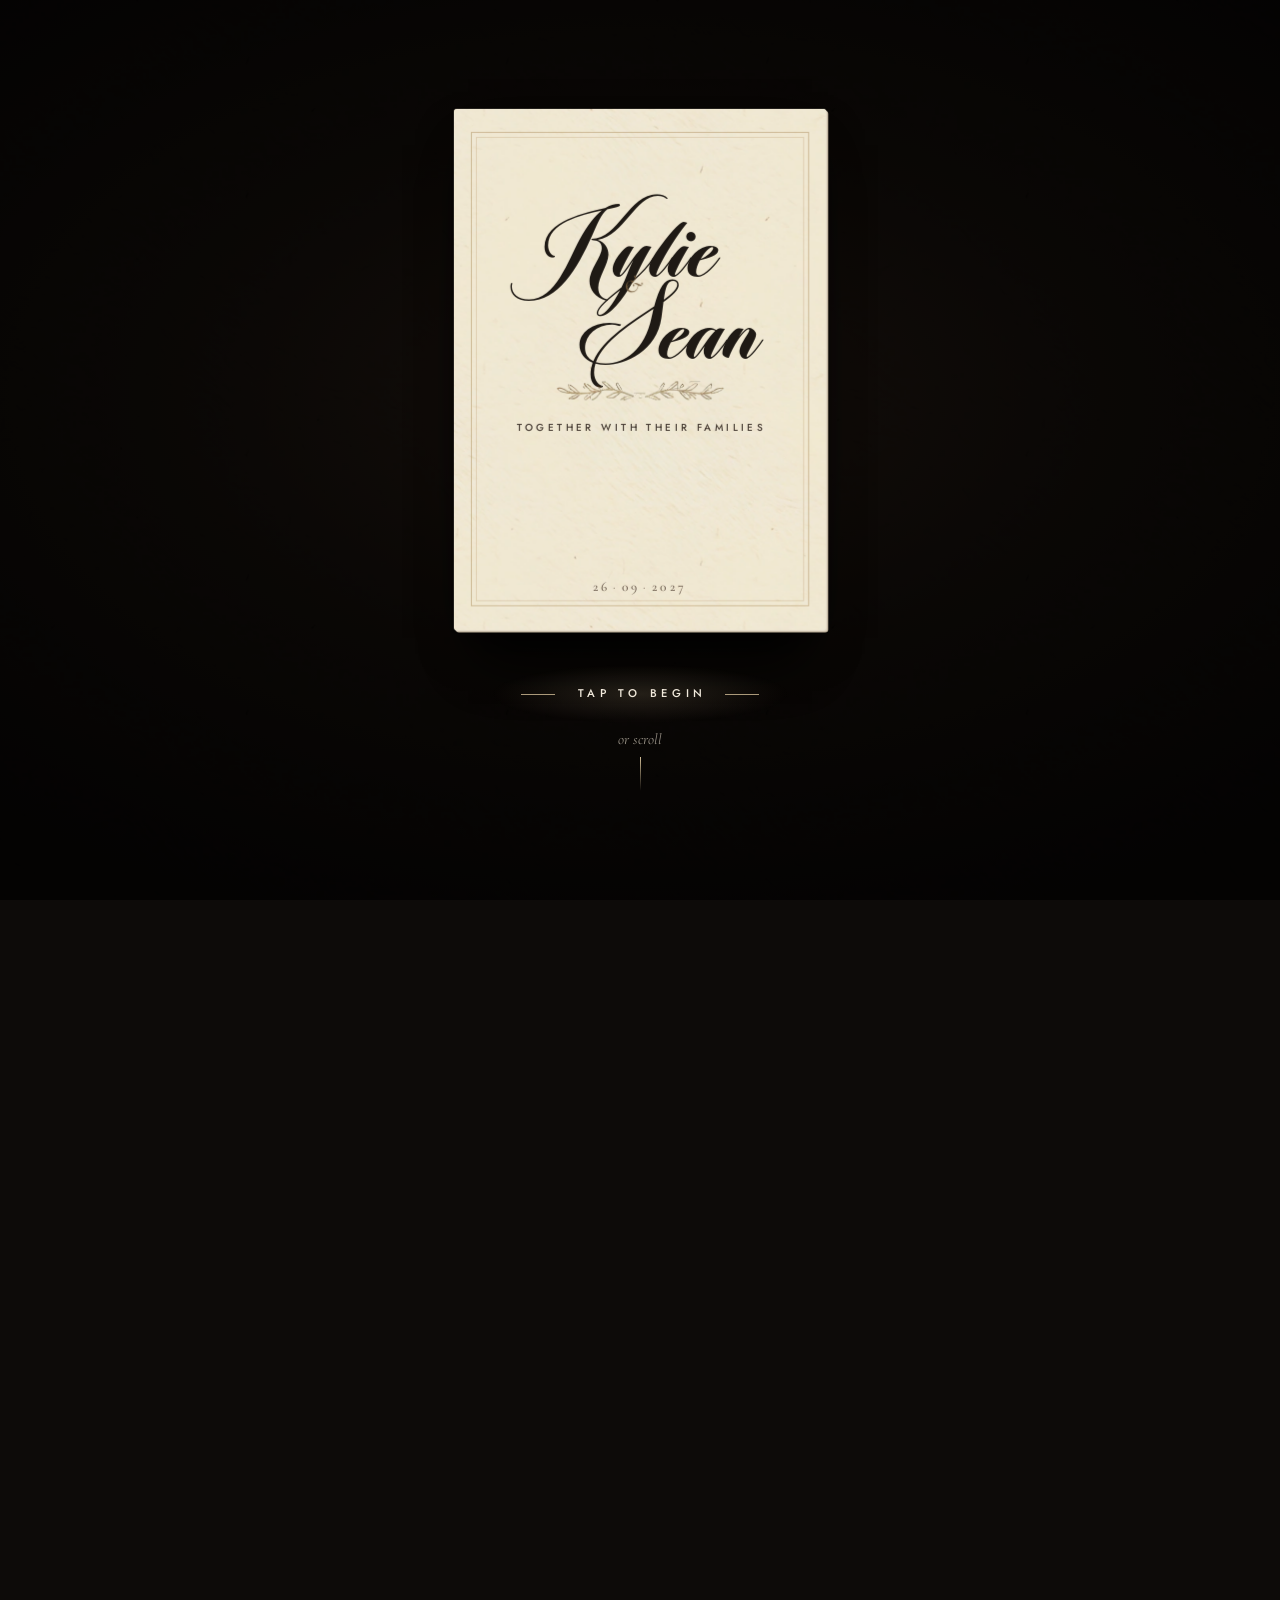
<file: invites/kylie-sean-wedding-2027/index.html>
<!doctype html>
<html lang="en-ZA" class="no-js">
  <head>
    <meta charset="utf-8" />
    <meta name="viewport" content="width=device-width, initial-scale=1, viewport-fit=cover" />
    <title>Kylie &amp; Sean — A Story Worth Unfolding</title>
    <meta name="description" content="Together with their families, Kylie &amp; Sean invite you to celebrate their wedding at The Ivory Estate, Johannesburg." />
    <meta name="theme-color" content="#0d0b09" />
    <meta name="color-scheme" content="dark light" />

    <link rel="canonical" href="https://anonc0d3rb.github.io/arkum-interactive-invites/invites/kylie-sean-wedding-2027/" />

    <!-- Link previews (WhatsApp, iMessage, Facebook, X) — absolute URLs required -->
    <meta property="og:type" content="website" />
    <meta property="og:url" content="https://anonc0d3rb.github.io/arkum-interactive-invites/invites/kylie-sean-wedding-2027/" />
    <meta property="og:locale" content="en_ZA" />
    <meta property="og:title" content="Kylie &amp; Sean — A Story Worth Unfolding" />
    <meta property="og:description" content="You are invited. Sunday, 26 September 2027 · The Ivory Estate, Johannesburg." />
    <meta property="og:image" content="https://anonc0d3rb.github.io/arkum-interactive-invites/invites/kylie-sean-wedding-2027/assets/social/og-image.jpg" />
    <meta property="og:image:type" content="image/jpeg" />
    <meta property="og:image:width" content="1200" />
    <meta property="og:image:height" content="630" />
    <meta property="og:image:alt" content="An ivory wedding invitation for Kylie &amp; Sean, tied with black lace and a wax seal" />
    <meta name="twitter:card" content="summary_large_image" />
    <meta name="twitter:title" content="Kylie &amp; Sean — A Story Worth Unfolding" />
    <meta name="twitter:description" content="You are invited. Sunday, 26 September 2027 · The Ivory Estate, Johannesburg." />
    <meta name="twitter:image" content="https://anonc0d3rb.github.io/arkum-interactive-invites/invites/kylie-sean-wedding-2027/assets/social/og-image.jpg" />
    <meta name="twitter:image:alt" content="An ivory wedding invitation for Kylie &amp; Sean, tied with black lace and a wax seal" />
    <meta name="apple-mobile-web-app-title" content="Kylie &amp; Sean" />

    <link rel="icon" href="assets/social/favicon-48.png" sizes="48x48" type="image/png" />
    <link rel="apple-touch-icon" href="assets/social/apple-touch-icon.png" />

    <link rel="preconnect" href="https://fonts.googleapis.com" />
    <link rel="preconnect" href="https://fonts.gstatic.com" crossorigin />
    <link
      rel="stylesheet"
      href="https://fonts.googleapis.com/css2?family=Cormorant+Garamond:ital,wght@0,400;0,500;0,600;1,400;1,500&family=Jost:wght@400;500&display=swap"
    />
    <link rel="preload" href="assets/fonts/armelie.woff2" as="font" type="font/woff2" crossorigin />
    <link rel="preload" href="assets/img/paper.webp" as="image" type="image/webp" />
    <link rel="preload" href="assets/img/lace-tile.webp" as="image" type="image/webp" />
    <link rel="modulepreload" href="js/main.js" />

    <link rel="stylesheet" href="css/tokens.css" />
    <link rel="stylesheet" href="css/base.css" />
    <link rel="stylesheet" href="css/opening.css" />
    <link rel="stylesheet" href="css/sections.css" />
    <link rel="stylesheet" href="css/rsvp.css" />
    <link rel="stylesheet" href="css/motion.css" />

    <script type="module" src="js/main.js"></script>
  </head>
  <body>
    <div id="app"></div>
    <noscript>
      <div class="noscript paper">
        <p class="eyebrow"><span>Together with their families</span></p>
        <h1 class="script-title">Kylie &amp; Sean</h1>
        <p>Sunday, 26 September 2027 · 16:30<br />The Ivory Estate, Johannesburg, South Africa</p>
        <p>Please enable JavaScript to open this interactive invitation.</p>
      </div>
    </noscript>
  </body>
</html>
</file>
<file: invites/caylin-cole-baby-shower-2026/css/styles.css>
/* =========================================================
   Caylin & Cole · Baby Shower — interactive invitation
   ========================================================= */

@font-face {
  font-family: "MyLove";
  src: url("../assets/fonts/mylove.woff2") format("woff2");
  font-display: block;
}
@font-face {
  font-family: "Figtree";
  src: url("../assets/fonts/figtree.woff2") format("woff2");
  font-weight: 400 700;
  font-display: swap;
}

:root {
  /* "Baby Is Born" palette */
  --pink: #ffdbdb;
  --blue: #cff1fb;
  --lavender: #d1d1f9;
  --mint: #d6fbe4;
  --yellow: #fcfdcd;

  /* paper + ink */
  --paper: #fdf9f1;
  --card: #fcf7ee;
  --ink: #3b3748;
  --ink-soft: #5d586c;
  --accent: #625ba3;          /* deep lavender for small labels */
  --line: #5b5048;            /* illustration outline tone */

  /* denim motif */
  --denim: #5d7589;
  --denim-deep: #4a6072;
  --stitch: var(--yellow);

  --font-display: "MyLove", "Segoe Script", "Brush Script MT", cursive;
  --font-body: "Figtree", system-ui, -apple-system, "Segoe UI", Roboto, sans-serif;

  --ease: cubic-bezier(.22, .8, .24, 1);
  --gutter: clamp(20px, 6vw, 40px);
}

*, *::before, *::after { box-sizing: border-box; }

html {
  -webkit-text-size-adjust: 100%;
  text-size-adjust: 100%;
  background: var(--paper);
}

body {
  margin: 0;
  min-height: 100vh;
  font-family: var(--font-body);
  font-size: 1.0625rem;
  line-height: 1.6;
  color: var(--ink);
  background-color: var(--paper);
  /* faint paper grain */
  background-image: url("data:image/svg+xml,%3Csvg xmlns='http://www.w3.org/2000/svg' width='160' height='160'%3E%3Cfilter id='n'%3E%3CfeTurbulence type='fractalNoise' baseFrequency='.9' numOctaves='2' stitchTiles='stitch'/%3E%3CfeColorMatrix values='0 0 0 0 .36 0 0 0 0 .31 0 0 0 0 .28 0 0 0 .05 0'/%3E%3C/filter%3E%3Crect width='160' height='160' filter='url(%23n)'/%3E%3C/svg%3E");
  -webkit-font-smoothing: antialiased;
  -webkit-tap-highlight-color: transparent;
}

body.is-locked { overflow: hidden; }

img { display: block; max-width: 100%; height: auto; }

.visually-hidden, .sr-defs {
  position: absolute !important;
  width: 1px; height: 1px;
  overflow: hidden;
  clip: rect(0 0 0 0);
  clip-path: inset(50%);
  white-space: nowrap;
}

:focus-visible {
  outline: 3px solid var(--accent);
  outline-offset: 4px;
  border-radius: 12px;
}

/* ---------- type ---------- */

.display {
  font-family: var(--font-display);
  font-weight: 400;
  line-height: 1.08;
  letter-spacing: .005em;
  margin: 0;
  text-wrap: balance;
}
.display--xl { font-size: clamp(2.7rem, 11.5vw, 4.9rem); }
.display--lg { font-size: clamp(2.45rem, 10vw, 4.3rem); }
.display--md { font-size: clamp(2.1rem, 8.4vw, 3.5rem); }

.eyebrow {
  margin: 0;
  font-size: .75rem;
  font-weight: 600;
  letter-spacing: .24em;
  text-transform: uppercase;
  color: var(--accent);
}

.lede {
  margin: 1.1rem auto 0;
  max-width: 30ch;
  font-size: clamp(1.0625rem, 4.2vw, 1.25rem);
  color: var(--ink-soft);
  text-wrap: pretty;
}
.lede--strong { color: var(--ink); font-weight: 600; margin-top: .4rem; }
.lede--intro {
  margin: 0 auto 1rem;
  font-size: clamp(1.1rem, 4.4vw, 1.3rem);
  font-style: italic;
  color: var(--ink-soft);
}

/* =========================================================
   OPENING
   ========================================================= */

.opening {
  position: fixed;
  inset: 0;
  z-index: 50;
  display: grid;
  place-items: center;
  overflow: hidden;
  background-color: var(--paper);
  cursor: pointer;
}
.opening[hidden] { display: none; }

.opening__wash,
.chapter::before {
  content: "";
  position: absolute;
  pointer-events: none;
}
.opening__wash {
  inset: 0;
  background:
    radial-gradient(60% 40% at 15% 12%, color-mix(in srgb, var(--lavender) 70%, transparent), transparent 70%),
    radial-gradient(55% 38% at 88% 30%, color-mix(in srgb, var(--yellow) 90%, transparent), transparent 70%),
    radial-gradient(60% 40% at 80% 92%, color-mix(in srgb, var(--mint) 75%, transparent), transparent 70%),
    radial-gradient(50% 35% at 10% 85%, color-mix(in srgb, var(--pink) 60%, transparent), transparent 70%);
}

.opening__deco { position: absolute; pointer-events: none; }
.opening__deco--sparkles { width: clamp(46px, 12vw, 80px); top: 11%; right: 11%; }
.opening__deco--hearts { width: clamp(44px, 11vw, 74px); bottom: 12%; left: 9%; }
.opening__deco--cloud { width: clamp(80px, 24vw, 150px); top: 8%; left: 6%; }

.opening__stage {
  position: relative;
  display: flex;
  flex-direction: column;
  align-items: center;
  padding: 0 var(--gutter);
  /* room for the ribbon tails hanging under the envelope */
  padding-bottom: 5vh;
}

.opening__from {
  margin: 0 0 clamp(1.5rem, 5vh, 2.75rem);
  font-family: var(--font-display);
  font-size: clamp(2.1rem, 9.5vw, 3rem);
  line-height: 1;
  color: var(--ink);
}

.opening__hint {
  /* the bow's tails hang ~24% of the envelope width below it */
  margin: calc(var(--env-w) * .25 + .9rem) 0 0;
  font-size: .75rem;
  font-weight: 600;
  letter-spacing: .28em;
  text-transform: uppercase;
  color: var(--ink-soft);
  animation: hintPulse 2.8s ease-in-out infinite;
}

/* ---------- envelope ---------- */

.opening { --env-w: min(80vw, 360px); }
.envelope {
  -webkit-appearance: none;
  appearance: none;
  display: block;
  position: relative;
  width: var(--env-w);
  aspect-ratio: 340 / 236;
  padding: 0;
  border: 0;
  background: none;
  cursor: pointer;
  color: inherit;
  font: inherit;
}
.envelope:focus-visible { outline-offset: 14px; border-radius: 14px; }

.envelope__float {
  position: absolute;
  inset: 0;
  display: block;
  container-type: inline-size;
  animation: envFloat 5.5s ease-in-out infinite;
}
.envelope.is-opening .envelope__float { animation-play-state: paused; }

.envelope__back,
.envelope__front,
.envelope__card,
.envelope__flap,
.envelope__ribbon,
.envelope__bow,
.envelope__shadow {
  position: absolute;
  display: block;
}

.envelope__shadow {
  left: 6%; right: 6%; bottom: -9%;
  height: 12%;
  border-radius: 50%;
  background: radial-gradient(closest-side, rgba(59, 55, 72, .2), transparent);
  z-index: 0;
}
.envelope__back { inset: 0; width: 100%; height: 100%; z-index: 1; }
.envelope__front { inset: 0; width: 100%; height: 100%; z-index: 3; filter: drop-shadow(0 -1px 0 rgba(91, 80, 72, .08)); }

.envelope__card {
  left: 6%; right: 6%;
  top: 5%; height: 90%;
  z-index: 2;
  border-radius: 6px;
  background: var(--card);
  box-shadow:
    inset 0 0 0 1px rgba(91, 80, 72, .28),
    inset 0 0 0 7px var(--card),
    inset 0 0 0 8px color-mix(in srgb, var(--lavender) 85%, #9a93cf),
    0 6px 18px -8px rgba(59, 55, 72, .35);
  transform-origin: 50% 50%;
}
.card__inner {
  position: absolute;
  inset: 0;
  display: flex;
  flex-direction: column;
  align-items: center;
  justify-content: flex-start;
  padding-top: 7cqi;
}
.card__seal { width: 17cqi; }
.card__names {
  margin-top: 2.5cqi;
  font-family: var(--font-display);
  font-size: 10.5cqi;
  line-height: 1;
  color: var(--ink);
}
.card__kicker {
  margin-top: 2cqi;
  font-size: 2.8cqi;
  line-height: 1.5;
  text-align: center;
  font-weight: 600;
  letter-spacing: .3em;
  text-transform: uppercase;
  color: var(--accent);
}

.envelope__flap {
  left: 0; top: 0;
  width: 100%;
  height: 59.3%;
  z-index: 4;
  transform-origin: 50% 0;
  transform: perspective(1000px) rotateX(0deg);
  transform-style: preserve-3d;
}
.flap__face {
  position: absolute;
  inset: 0;
  width: 100%;
  height: 100%;
  -webkit-backface-visibility: hidden;
  backface-visibility: hidden;
  filter: drop-shadow(0 2px 1.5px rgba(59, 55, 72, .14));
}
.flap__face--in { transform: rotateX(180deg); filter: none; }

/* vertical ribbon band that wraps the envelope */
.envelope__ribbon {
  left: 50%;
  top: -3%;
  bottom: -3%;
  width: 9.5%;
  transform: translateX(-50%);
  z-index: 5;
}
.ribbon__half {
  position: absolute;
  left: 0; right: 0;
  background-color: var(--denim);
  background-image:
    repeating-linear-gradient(45deg, rgba(255, 255, 255, .09) 0 1.5px, transparent 1.5px 4px),
    repeating-linear-gradient(-45deg, rgba(0, 0, 0, .08) 0 1px, transparent 1px 3px);
  box-shadow: 0 1px 3px rgba(59, 55, 72, .25);
}
.ribbon__half::before {        /* satin pink centre stripe */
  content: "";
  position: absolute;
  top: 0; bottom: 0;
  left: 30%; right: 30%;
  background: linear-gradient(90deg, #f2c4c4, var(--pink) 45%, #f2c4c4);
}
.ribbon__half::after {         /* stitching */
  content: "";
  position: absolute;
  top: 0; bottom: 0;
  left: 9%; right: 9%;
  border-left: 1.2px dashed var(--stitch);
  border-right: 1.2px dashed var(--stitch);
  opacity: .85;
}
.ribbon__half--top { top: 0; height: 60%; transform-origin: 50% 0; border-radius: 2px 2px 0 0; }
.ribbon__half--bottom { top: 60%; bottom: 0; transform-origin: 50% 100%; border-radius: 0 0 2px 2px; }

.envelope__bow {
  width: 46%;
  left: 27.5%;
  top: 38%;
  z-index: 6;
  transform-origin: 49% 20%;
  filter: drop-shadow(0 4px 5px rgba(59, 55, 72, .18));
  animation: bowSway 4.5s ease-in-out infinite;
  pointer-events: none;
}

/* =========================================================
   STORY
   ========================================================= */

.story {
  position: relative;
  overflow-x: clip;
}

.thread {
  position: absolute;
  left: 0; top: 0;
  width: 100%;
  pointer-events: none;
  z-index: 0;
  overflow: visible;
}
.thread__path {
  fill: none;
  stroke: #aea5dc;
  stroke-width: 1.6;
  stroke-dasharray: 7 7;
  stroke-linecap: round;
  opacity: .85;
}

.chapter {
  position: relative;
  padding: clamp(5rem, 13vh, 9rem) var(--gutter);
  text-align: center;
}
.chapter__inner {
  position: relative;
  z-index: 1;
  max-width: 36rem;
  margin: 0 auto;
}

/* soft colour washes that bleed between chapters so the scroll reads as one piece */
.chapter::before { inset: -12% -10%; z-index: 0; }
.chapter--welcome::before {
  background:
    radial-gradient(45% 30% at 12% 18%, color-mix(in srgb, var(--lavender) 65%, transparent), transparent 70%),
    radial-gradient(45% 30% at 90% 38%, color-mix(in srgb, var(--yellow) 90%, transparent), transparent 70%),
    radial-gradient(50% 26% at 70% 92%, color-mix(in srgb, var(--mint) 60%, transparent), transparent 70%);
}
.chapter--occasion::before {
  background:
    radial-gradient(50% 22% at 88% 18%, color-mix(in srgb, var(--mint) 70%, transparent), transparent 70%),
    radial-gradient(55% 22% at 10% 55%, color-mix(in srgb, var(--yellow) 80%, transparent), transparent 70%),
    radial-gradient(50% 20% at 85% 85%, color-mix(in srgb, var(--lavender) 55%, transparent), transparent 70%);
}
.chapter--dress::before {
  background:
    radial-gradient(50% 22% at 8% 25%, color-mix(in srgb, var(--pink) 80%, transparent), transparent 70%),
    radial-gradient(50% 22% at 92% 55%, color-mix(in srgb, var(--blue) 85%, transparent), transparent 70%),
    radial-gradient(45% 18% at 30% 92%, color-mix(in srgb, var(--mint) 55%, transparent), transparent 70%);
}
.chapter--date::before {
  background:
    radial-gradient(55% 22% at 85% 15%, color-mix(in srgb, var(--yellow) 95%, transparent), transparent 70%),
    radial-gradient(50% 22% at 10% 50%, color-mix(in srgb, var(--lavender) 60%, transparent), transparent 70%),
    radial-gradient(50% 20% at 90% 88%, color-mix(in srgb, var(--pink) 55%, transparent), transparent 70%);
}
.chapter--place::before {
  background:
    radial-gradient(55% 22% at 12% 20%, color-mix(in srgb, var(--mint) 80%, transparent), transparent 70%),
    radial-gradient(50% 22% at 90% 60%, color-mix(in srgb, var(--blue) 70%, transparent), transparent 70%);
}
.chapter--rsvp::before {
  background:
    radial-gradient(55% 20% at 88% 15%, color-mix(in srgb, var(--pink) 60%, transparent), transparent 70%),
    radial-gradient(55% 22% at 10% 45%, color-mix(in srgb, var(--lavender) 65%, transparent), transparent 70%),
    radial-gradient(55% 20% at 80% 80%, color-mix(in srgb, var(--yellow) 85%, transparent), transparent 70%),
    radial-gradient(45% 16% at 15% 96%, color-mix(in srgb, var(--mint) 60%, transparent), transparent 70%);
}

/* ---------- decorative illustrations ---------- */

.deco {
  position: absolute;
  z-index: 0;
  pointer-events: none;
  opacity: 0;
  transform: translate3d(0, var(--py, 0px), 0);
  transition: opacity 1.4s ease;
}
.deco img { width: 100%; }
.chapter.is-visible .deco { opacity: 1; }

/* ---------- 01 welcome · "We can barely wait…" ---------- */

.chapter.hero {
  /* the photo frame is sized to the cut-out, so the lettering lands on the
     same part of the photo at every screen size */
  --fw: min(92vw, calc(66svh * .722), 470px);
  min-height: 100vh;
  min-height: 100svh;
  padding: 0;
  display: flex;
  flex-direction: column;
  align-items: center;
  overflow: clip;
}
.hero__eyebrow {
  position: relative;
  z-index: 3;
  margin-top: max(5svh, 1.8rem);
  display: flex;
  flex-direction: column;
  gap: .3rem;
  line-height: 1.3;
}
.hero__eyebrow span { font-size: .66rem; letter-spacing: .2em; color: var(--ink-soft); }

.hero__frame {
  position: absolute;
  left: 50%;
  bottom: 0;
  width: var(--fw);
  aspect-ratio: 1000 / 1385;
  translate: -50% 0;
  container-type: inline-size;
}
.hero__glow {
  position: absolute;
  inset: -12% -38% 0;
  z-index: 0;
  pointer-events: none;
  background:
    radial-gradient(34% 38% at 20% 42%, var(--blue), color-mix(in srgb, var(--blue) 60%, transparent) 45%, transparent 75%),
    radial-gradient(34% 38% at 80% 42%, var(--pink), color-mix(in srgb, var(--pink) 60%, transparent) 45%, transparent 75%),
    radial-gradient(40% 34% at 50% 26%, color-mix(in srgb, var(--lavender) 85%, transparent), transparent 72%);
  animation: breathe 9s ease-in-out infinite alternate;
}
.hero__title { margin: 0; font-weight: 400; }
.hero__title:focus { outline: none; }
.hero__we,
.hero__barely,
.hero__wait { position: absolute; display: block; white-space: nowrap; }
.hero__we,
.hero__wait {
  z-index: 3;
  font: 600 max(.82rem, 4.6cqw)/1 var(--font-body);
  letter-spacing: .34em;
  text-transform: uppercase;
  color: var(--accent);
}
.hero__we { left: 9%; bottom: calc(100% + 24cqw); }
.hero__barely {
  z-index: 1;                    /* sits behind the couple */
  left: 50%;
  bottom: calc(100% - 9cqw);
  translate: -50% 0;
  font-family: var(--font-display);
  font-size: 31cqw;
  line-height: 1;
  color: var(--ink);
}
.hero__wait { right: 1%; top: 8.5%; }
.hero__couple {
  position: absolute;
  inset: 0;
  z-index: 2;
  width: 100%;
  height: 100%;
  filter: drop-shadow(0 18px 30px rgba(59, 55, 72, .16));
}
.hero__blocks {
  position: absolute;
  z-index: 3;
  width: 22%;
  left: -6%;
  bottom: 27%;
}
.hero__foot {
  position: absolute;
  left: 0; right: 0; bottom: 0;
  z-index: 4;
  display: flex;
  flex-direction: column;
  align-items: center;
  padding: 3.6rem var(--gutter) max(1rem, env(safe-area-inset-bottom));
  background: linear-gradient(to top, var(--paper) 0 42%, color-mix(in srgb, var(--paper) 75%, transparent) 68%, transparent);
  text-align: center;
}
.hero__lede { margin: 0; font-size: clamp(1.05rem, 4.3vw, 1.25rem); font-weight: 500; color: var(--ink); }
.welcome__cue {
  margin: .9rem 0 0;
  display: flex;
  flex-direction: column;
  align-items: center;
  gap: .6rem;
  font-size: .72rem;
  font-weight: 600;
  letter-spacing: .24em;
  text-transform: uppercase;
  color: var(--ink-soft);
}
.cue-line {
  width: 1.5px;
  height: 34px;
  background: linear-gradient(var(--accent), transparent);
  transform-origin: top;
  animation: cue 2.4s ease-in-out infinite;
}

/* ---------- portrait arch (RSVP) ---------- */

.portrait {
  --c: var(--lavender);
  position: relative;
  width: min(84vw, 380px);
  aspect-ratio: 1 / .92;
  margin: 2.6rem auto 0;
  clip-path: inset(-45% -30% 0 -30%);   /* heads may break out of the top; nothing escapes the base */
}
.portrait__arch {
  position: absolute;
  left: 5%; right: 5%;
  top: 30%; bottom: 0;
  border-radius: 999px 999px 26px 26px;
  background: radial-gradient(120% 90% at 50% 20%, #fff 0, var(--c) 62%);
  box-shadow: inset 0 0 0 1.5px rgba(59, 55, 72, .1);
}
.portrait__arch::after {
  content: "";
  position: absolute;
  inset: 9px;
  border-radius: inherit;
  border: 1.5px dashed rgba(255, 255, 255, .95);
}
.portrait__img {
  position: absolute;
  top: 3%;
  left: 50%;
  width: 86%;
  max-width: none;
  translate: -50% 0;
}
.portrait::after {                      /* soft lavender floor so the crop reads as intentional */
  content: "";
  position: absolute;
  left: 5%; right: 5%; bottom: 0;
  height: 26%;
  border-radius: 0 0 26px 26px;
  background: linear-gradient(to top, var(--c) 10%, transparent);
  pointer-events: none;
}

/* ---------- 02 occasion · taped snapshot ---------- */

.snapshot {
  position: relative;
  z-index: 1;
  width: min(78vw, 360px);
  margin: 2.8rem auto 0;
  padding: 10px 10px 15%;
  background: #fff;
  border-radius: 4px;
  rotate: -2.5deg;
  box-shadow: 0 1px 2px rgba(59, 55, 72, .12), 0 28px 46px -26px rgba(59, 55, 72, .55);
}
.snapshot__photo {
  display: block;
  aspect-ratio: 3 / 4;
  overflow: hidden;
  border-radius: 2px;
  background: var(--lavender);
}
.snapshot__photo img {
  width: 100%;
  height: 100%;
  object-fit: cover;
  filter: saturate(.9);
  transform: scale(1.08);
  transition: transform 2.8s var(--ease) .15s;
}
.snapshot.is-in .snapshot__photo img { transform: none; }
.snapshot__tape {
  position: absolute;
  top: -13px;
  z-index: 1;
  width: 34%;
  height: 28px;
  opacity: .9;
  background-image: repeating-linear-gradient(90deg, rgba(255, 255, 255, .4) 0 4px, transparent 4px 9px);
  box-shadow: 0 1px 2px rgba(59, 55, 72, .08);
}
.snapshot__tape--l { left: -7%; rotate: -26deg; background-color: color-mix(in srgb, var(--pink) 88%, transparent); }
.snapshot__tape--r { right: -7%; rotate: 24deg; background-color: color-mix(in srgb, var(--blue) 92%, transparent); }

.names {
  position: relative;
  z-index: 2;
  margin: -.42em 0 0;          /* names written across the base of the snapshot */
  font-family: var(--font-display);
  font-size: clamp(4.2rem, 21vw, 7.6rem);
  line-height: .95;
  display: flex;
  flex-wrap: wrap;
  justify-content: center;
  align-items: baseline;
  column-gap: .18em;
}
.names__amp { font-size: .62em; color: var(--accent); }

/* ---------- 03 the mystery · boy or girl? ---------- */

.chapter--reveal { overflow: clip; padding-block: clamp(6rem, 15vh, 10rem); }
.reveal__glow {
  position: absolute;
  top: 14%;
  width: min(110vw, 820px);
  aspect-ratio: 1;
  border-radius: 50%;
  pointer-events: none;
  z-index: 0;
}
.reveal__glow--blue {
  right: 42%;
  background: radial-gradient(closest-side, var(--blue), color-mix(in srgb, var(--blue) 45%, transparent) 55%, transparent);
  animation: glowA 7s ease-in-out infinite alternate;
}
.reveal__glow--pink {
  left: 42%;
  background: radial-gradient(closest-side, var(--pink), color-mix(in srgb, var(--pink) 45%, transparent) 55%, transparent);
  animation: glowB 7s ease-in-out infinite alternate;
}
.qmark {
  position: absolute;
  z-index: 0;
  font-family: var(--font-display);
  line-height: 1;
  pointer-events: none;
  opacity: .85;
}
.qmark--1 { left: 7%; top: 9%; font-size: clamp(2.6rem, 11vw, 4.4rem); color: #9fd3e6; }
.qmark--2 { right: 9%; top: 15%; font-size: clamp(3.4rem, 15vw, 5.6rem); color: #f0b3bf; }
.qmark--3 { left: 12%; top: 40%; font-size: clamp(2rem, 8vw, 3.2rem); color: #bdb4ec; }
.qmark--4 { right: 13%; top: 70%; font-size: clamp(2.4rem, 10vw, 3.8rem); color: #9fd3e6; }
.qmark--5 { left: 44%; top: 4%; font-size: clamp(1.6rem, 6vw, 2.4rem); color: #f0b3bf; }

.reveal__title {
  margin: .6rem 0 0;
  display: grid;
  justify-items: center;
  font-family: var(--font-display);
  font-weight: 400;
  line-height: .86;
}
.reveal__boy,
.reveal__girl {
  padding: .1em .25em;
  font-size: clamp(4.8rem, 26vw, 9rem);
}
.reveal__boy { justify-self: start; margin-left: 2%; text-shadow: 0 0 .32em rgba(130, 205, 232, .75); }
.reveal__girl { justify-self: end; text-shadow: 0 0 .32em rgba(244, 166, 182, .75); }
.reveal__or { margin: -.25em 0; font-size: clamp(1.9rem, 8.5vw, 3rem); color: var(--accent); }

.mystery {
  position: relative;
  width: min(76vw, 300px);
  margin: 2.8rem auto 0;
  padding: 2.4rem 1.2rem 1.3rem;
  border-radius: 14px;
  background: var(--card);
  rotate: 2deg;
  box-shadow:
    inset 0 0 0 1px rgba(91, 80, 72, .2),
    inset 0 0 0 7px var(--card),
    inset 0 0 0 8px #c4bce9,
    0 24px 40px -24px rgba(59, 55, 72, .5);
}
.mystery__seal { position: absolute; width: 60px; top: -28px; left: 50%; translate: -50% 0; }
.mystery__its { margin: 0; font-family: var(--font-display); font-size: 2.2rem; line-height: 1; }
.mystery__secret { margin: .3rem 0 0; font-family: var(--font-display); font-size: 3.6rem; line-height: 1; }
.mystery__secret span {
  display: inline-block;
  padding: 0 .2em;
  color: transparent;
  background: linear-gradient(90deg, #8fcfe6, #c4b6f2, #f2a9b9, #c4b6f2, #8fcfe6);
  background-size: 300% 100%;
  -webkit-background-clip: text;
  background-clip: text;
  filter: blur(4px);
  animation: secret 8s ease-in-out infinite alternate;
}
.mystery__note {
  margin: .7rem 0 0;
  font-size: .7rem;
  font-weight: 600;
  letter-spacing: .2em;
  text-transform: uppercase;
  color: var(--ink-soft);
}
.reveal__cta { margin-top: 2.6rem; }

/* ---------- 04 dress code · arch photo ---------- */

.archphoto {
  position: relative;
  isolation: isolate;
  width: min(86vw, 420px);
  aspect-ratio: 2 / 3;
  margin: 1.4rem auto 0;
  overflow: hidden;
  border-radius: 999px 999px 28px 28px;
  background: var(--blue);
  box-shadow: 0 30px 50px -30px rgba(59, 55, 72, .6);
}
.archphoto img {
  width: 100%;
  height: 100%;
  object-fit: cover;
  object-position: 50% 58%;
  transform: scale(1.1);
  transition: transform 3.2s var(--ease) .1s;
}
.archphoto.is-in img { transform: none; }
.archphoto::before {                 /* pink-to-blue light across the photo */
  content: "";
  position: absolute;
  inset: 0;
  z-index: 1;
  background:
    linear-gradient(100deg, color-mix(in srgb, var(--pink) 35%, transparent), transparent 38% 62%, color-mix(in srgb, var(--blue) 40%, transparent)),
    linear-gradient(to top, color-mix(in srgb, var(--denim) 55%, transparent), transparent 30%);
  pointer-events: none;
}
.archphoto::after {
  content: "";
  position: absolute;
  inset: 10px;
  z-index: 2;
  border-radius: inherit;
  border: 1.5px dashed rgba(255, 255, 255, .85);
  pointer-events: none;
}

.denim-card {
  position: relative;
  z-index: 2;
  width: min(100%, 25rem);
  margin: -4.5rem auto 0;      /* tucks over the base of the park photo */
  padding: 1.7rem 1.4rem 1.9rem;
  border-radius: 22px;
  color: #fdf9f1;
  background-color: var(--denim);
  background-image:
    radial-gradient(120% 80% at 30% 0%, rgba(255, 255, 255, .14), transparent 60%),
    repeating-linear-gradient(45deg, rgba(255, 255, 255, .07) 0 1.5px, transparent 1.5px 4px),
    repeating-linear-gradient(-45deg, rgba(0, 0, 0, .07) 0 1px, transparent 1px 3px);
  box-shadow: 0 24px 40px -24px rgba(40, 52, 70, .6), inset 0 0 0 1px rgba(0, 0, 0, .12);
}
.denim-card::before {
  content: "";
  position: absolute;
  inset: 9px;
  border-radius: 15px;
  border: 1.6px dashed var(--stitch);
  opacity: .8;
  pointer-events: none;
}
.denim-card__label {
  margin: 0;
  font-size: .72rem;
  font-weight: 600;
  letter-spacing: .26em;
  text-transform: uppercase;
  color: var(--yellow);
}
.denim-card__main {
  margin: .2rem 0 0;
  font-size: clamp(4rem, 19vw, 5.6rem);
  line-height: 1;
  color: #fffdf6;
  text-shadow: 0 2px 0 rgba(0, 0, 0, .12);
}
.denim-card__plus {
  margin: .1rem 0 1rem;
  font-size: 1.05rem;
  font-weight: 500;
  color: #eef1f6;
}
.swatches {
  display: flex;
  align-items: center;
  justify-content: center;
  gap: .7rem;
  flex-wrap: wrap;
}
.swatch {
  position: relative;
  padding: .7rem 1.1rem .7rem 1.6rem;
  border-radius: 10px;
  font-weight: 600;
  font-size: 1rem;
  color: var(--ink);
  box-shadow: 0 6px 12px -8px rgba(0, 0, 0, .5);
}
.swatch::before {             /* tag hole */
  content: "";
  position: absolute;
  left: .6rem; top: 50%;
  width: 7px; height: 7px;
  margin-top: -3.5px;
  border-radius: 50%;
  background: var(--denim);
  box-shadow: inset 0 1px 1px rgba(0, 0, 0, .3);
}
.swatch::after {
  content: "";
  position: absolute;
  inset: 4px;
  border-radius: 7px;
  border: 1.2px dashed rgba(59, 55, 72, .28);
}
.swatch--pink { background: var(--pink); rotate: -3deg; }
.swatch--blue { background: var(--blue); rotate: 3deg; }
.swatch__or { font-family: var(--font-display); font-size: 1.5rem; color: var(--yellow); }

.note {
  margin: 1.4rem auto 0;
  max-width: 32ch;
  font-size: 1rem;
  color: var(--ink-soft);
}

/* ---------- 04 date ---------- */

.chapter--date .display--md { max-width: 16ch; margin-inline: auto; }

.when { margin-top: 2.4rem; }
.when__day {
  margin: 0;
  font-size: .78rem;
  font-weight: 600;
  letter-spacing: .32em;
  text-transform: uppercase;
  color: var(--accent);
}
.when__date {
  margin: .4rem 0 0;
  display: grid;
  grid-template-columns: auto auto;
  grid-template-rows: auto auto;
  justify-content: center;
  align-items: end;
  column-gap: .9rem;
}
.when__num {
  grid-row: 1 / span 2;
  font-family: var(--font-display);
  font-size: clamp(6.5rem, 34vw, 10rem);
  line-height: .82;
  color: var(--ink);
}
.when__month {
  align-self: end;
  text-align: left;
  font-family: var(--font-display);
  font-size: clamp(2.6rem, 12vw, 4rem);
  line-height: .9;
}
.when__year {
  align-self: start;
  text-align: left;
  font-size: clamp(1rem, 4.4vw, 1.3rem);
  font-weight: 600;
  letter-spacing: .42em;
  color: var(--ink-soft);
  padding-top: .35rem;
}
.when__rule {
  position: relative;
  display: grid;
  place-items: center;
  width: min(70%, 260px);
  height: 30px;
  margin: 1.4rem auto;
}
.when__rule::before {
  content: "";
  position: absolute;
  left: 0; right: 0; top: 50%;
  border-top: 1.6px dashed #b7aee0;
}
.when__rule img {
  position: relative;
  width: 26px;
  padding: 0 6px;
  box-sizing: content-box;
  background: var(--paper);
  border-radius: 50%;
}
.when__time { margin: 0; display: flex; flex-direction: column; align-items: center; }
.when__clock {
  font-family: var(--font-display);
  font-size: clamp(4.2rem, 21vw, 6.6rem);
  line-height: 1;
}
.when__pm { margin-top: .2rem; font-size: .95rem; color: var(--ink-soft); }

/* ---------- 05 location ---------- */

.address {
  margin: 1rem 0 0;
  font-style: normal;
  font-size: 1.1rem;
  line-height: 1.55;
  color: var(--ink-soft);
}

.stroller-lane {
  position: relative;
  height: clamp(70px, 20vw, 96px);
  margin-top: 1rem;
}
.stroller {
  position: absolute;
  right: 12%;
  bottom: 0;
  width: clamp(66px, 19vw, 92px);
}

.map {
  position: relative;
  width: min(100%, 32rem);
  margin: .6rem auto 0;
  padding: 10px 10px 0;
  background: #fff;
  border-radius: 8px;
  box-shadow: 0 1px 0 rgba(59, 55, 72, .06), 0 24px 44px -26px rgba(59, 55, 72, .5);
  rotate: -1deg;
}
.map__frame {
  position: relative;
  aspect-ratio: 4 / 3.3;
  border-radius: 4px;
  overflow: hidden;
  background:
    repeating-linear-gradient(0deg, transparent 0 23px, rgba(59, 55, 72, .05) 23px 24px),
    repeating-linear-gradient(90deg, transparent 0 23px, rgba(59, 55, 72, .05) 23px 24px),
    var(--mint);
}
.map__frame iframe {
  position: absolute;
  inset: 0;
  width: 100%;
  height: 100%;
  border: 0;
}
.map__caption {
  padding: .7rem .5rem .8rem;
  font-size: .85rem;
  color: var(--ink-soft);
}
.map__corner { position: absolute; width: 40px; z-index: 2; }
.map__corner--tl { left: -8px; top: -8px; }
.map__corner--br { right: -8px; bottom: -8px; }

.btn {
  display: inline-flex;
  align-items: center;
  justify-content: center;
  gap: .6rem;
  min-height: 52px;
  padding: .75rem 1.5rem;
  border-radius: 999px;
  font: 600 1rem/1.2 var(--font-body);
  color: var(--ink);
  text-decoration: none;
  border: 1.5px solid var(--ink);
  background: var(--mint);
  box-shadow: 0 3px 0 var(--ink);
  transition: transform .2s var(--ease), box-shadow .2s var(--ease);
}
.btn:hover { transform: translateY(-2px); box-shadow: 0 5px 0 var(--ink); }
.btn:active { transform: translateY(2px); box-shadow: 0 1px 0 var(--ink); }
.btn__icon { width: 20px; height: 20px; flex: none; }
.btn--map { margin-top: 1.8rem; }

/* ---------- 06 RSVP ---------- */

.question { margin-top: 2.4rem; font-size: clamp(2.3rem, 10vw, 3.6rem); }

.rsvp {
  display: grid;
  gap: .9rem;
  margin: 1.6rem auto 0;
  max-width: 34rem;
}
.rsvp__btn {
  display: flex;
  align-items: center;
  gap: 1rem;
  min-height: 76px;
  padding: .9rem 1.2rem;
  border-radius: 22px;
  text-align: left;
  text-decoration: none;
  color: var(--ink);
  background: #fffdf8;
  border: 1.5px solid rgba(59, 55, 72, .14);
  box-shadow: 0 14px 28px -20px rgba(59, 55, 72, .55);
  position: relative;
  transition: transform .25s var(--ease), box-shadow .25s var(--ease), border-color .25s;
}
.rsvp__btn::after {            /* chevron */
  content: "";
  margin-left: auto;
  width: 9px; height: 9px;
  border-top: 2px solid currentColor;
  border-right: 2px solid currentColor;
  rotate: 45deg;
  opacity: .5;
  flex: none;
}
.rsvp__btn--anthea { background: linear-gradient(135deg, #fffdf8 55%, color-mix(in srgb, var(--lavender) 55%, #fff)); }
.rsvp__btn--deveney { background: linear-gradient(135deg, #fffdf8 55%, color-mix(in srgb, var(--yellow) 90%, #fff)); }
.rsvp__btn:hover { transform: translateY(-3px); border-color: rgba(59, 55, 72, .3); box-shadow: 0 18px 30px -18px rgba(59, 55, 72, .55); }
.rsvp__btn:active { transform: translateY(0); }
.rsvp__icon {
  flex: none;
  display: grid;
  place-items: center;
  width: 48px; height: 48px;
  border-radius: 50%;
  background: var(--mint);
  color: #2e6a50;
  box-shadow: inset 0 0 0 1.5px rgba(46, 106, 80, .2);
}
.rsvp__icon svg { width: 26px; height: 26px; }
.rsvp__text { display: flex; flex-direction: column; }
.rsvp__label { font-size: 1.08rem; }
.rsvp__label strong { font-weight: 700; }
.rsvp__num { font-size: .9rem; color: var(--ink-soft); letter-spacing: .02em; }
.rsvp__hint { margin: .9rem 0 0; font-size: .85rem; color: var(--ink-soft); }

.finale {
  position: relative;
  z-index: 1;
  display: flex;
  flex-direction: column;
  align-items: center;
  margin-top: clamp(5rem, 14vh, 8rem);
  padding-bottom: env(safe-area-inset-bottom);
}
.finale__seal { width: 58px; }
.finale__line {
  margin: .9rem 0 0;
  font-family: var(--font-display);
  font-size: clamp(1.7rem, 7vw, 2.3rem);
  line-height: 1.1;
  color: var(--ink-soft);
}
.finale__names { margin-top: .6rem; font-size: 2.3rem; }
.finale__meta { margin: .2rem 0 0; font-size: .8rem; letter-spacing: .2em; color: var(--ink-soft); }
.replay {
  margin-top: 1.6rem;
  display: inline-flex;
  align-items: center;
  gap: .45rem;
  min-height: 44px;
  padding: .4rem 1rem;
  border: 0;
  border-radius: 999px;
  background: transparent;
  font: 500 .85rem var(--font-body);
  color: var(--ink-soft);
  cursor: pointer;
  text-decoration: underline;
  text-decoration-color: rgba(93, 88, 108, .35);
  text-underline-offset: 4px;
  transition: color .2s, background-color .2s;
}
.replay:hover { color: var(--ink); background: color-mix(in srgb, var(--lavender) 40%, transparent); }
.replay svg { width: 16px; height: 16px; }

/* ---------- progress ---------- */

.progress {
  position: fixed;
  right: max(8px, env(safe-area-inset-right));
  top: 50%;
  z-index: 20;
  display: flex;
  flex-direction: column;
  gap: 9px;
  translate: 0 -50%;
  opacity: 0;
  transition: opacity .8s ease;
  pointer-events: none;
}
.progress.is-on { opacity: .75; }
.progress span {
  width: 6px; height: 6px;
  border-radius: 50%;
  border: 1.3px solid rgba(59, 55, 72, .35);
  transition: background-color .4s, border-color .4s, scale .4s var(--ease);
}
.progress span.is-active { background: var(--accent); border-color: var(--accent); scale: 1.25; }

/* =========================================================
   REVEALS
   ========================================================= */

[data-reveal] {
  opacity: 0;
  transform: translate3d(0, 22px, 0);
  transition:
    opacity .9s var(--ease) var(--d, 0s),
    transform 1s var(--ease) var(--d, 0s);
}
[data-reveal].is-in { opacity: 1; transform: none; }
[data-reveal="fade"] { transform: none; }
[data-reveal="scale"] { transform: scale(.94); }
[data-reveal="left"] { transform: translate3d(-26px, 0, 0); }
[data-reveal="right"] { transform: translate3d(26px, 0, 0); }
[data-reveal="rise"] {
  transform: translate3d(0, .25em, 0) scale(.92);
  transition-duration: 1.1s, 1.3s;
}

/* handwritten "ink" sweep for display lettering */
[data-reveal="ink"] {
  transform: none;
  -webkit-mask-image: linear-gradient(100deg, #000 40%, transparent 60%);
  mask-image: linear-gradient(100deg, #000 40%, transparent 60%);
  -webkit-mask-size: 260% 100%;
  mask-size: 260% 100%;
  -webkit-mask-repeat: no-repeat;
  mask-repeat: no-repeat;
  -webkit-mask-position: 100% 0;
  mask-position: 100% 0;
  transition:
    opacity .4s ease var(--d, 0s),
    -webkit-mask-position 1.6s cubic-bezier(.45, .1, .3, 1) var(--d, 0s),
    mask-position 1.6s cubic-bezier(.45, .1, .3, 1) var(--d, 0s);
}
[data-reveal="ink"].is-in { -webkit-mask-position: 0 0; mask-position: 0 0; }

/* portraits: frame settles, then the couple steps up into it */
[data-reveal="portrait"] { transform: scale(.96); transition-duration: 1s, 1.2s; }
[data-reveal="portrait"] .portrait__img {
  opacity: 0;
  transform: translate3d(0, 14%, 0);
  transition: opacity .9s var(--ease) .25s, transform 1.4s var(--ease) .25s;
}
[data-reveal="portrait"].is-in .portrait__img { opacity: 1; transform: none; }

/* hero couple rises into place behind the lettering */
[data-reveal="lift"] {
  transform: translate3d(0, 7%, 0) scale(.98);
  transform-origin: 50% 100%;
  transition: opacity 1.2s var(--ease) var(--d, 0s), transform 1.8s var(--ease) var(--d, 0s);
}
/* snapshot is "placed" on the page */
[data-reveal="snap"] {
  transform: translate3d(0, 34px, 0) rotate(-5deg) scale(.95);
  transition-duration: .9s, 1.3s;
}
/* arch photo settles while the photo inside slowly zooms out */
[data-reveal="photo"] { transform: scale(.97); transition-duration: 1s, 1.4s; }

[data-reveal="rule"] { transform: none; }
[data-reveal="rule"]::before { transform: scaleX(0); transition: transform 1s var(--ease) var(--d, 0s); }
[data-reveal="rule"].is-in::before { transform: scaleX(1); }

[data-reveal="roll"] {
  transform: translate3d(-62vw, 0, 0) rotate(-3deg);
  transition: opacity .6s ease var(--d, 0s), transform 2.2s cubic-bezier(.2, .7, .25, 1) var(--d, 0s);
}

/* =========================================================
   AMBIENT MOTION (paused when its chapter is off screen)
   ========================================================= */

.float { animation: float 6.5s ease-in-out infinite alternate; }
.float--alt { animation-name: floatAlt; animation-duration: 7.5s; }
.float--slow { animation-duration: 9s; }
.drift { animation: drift 16s ease-in-out infinite alternate; }
.drift--slow { animation-duration: 23s; }
.twinkle { animation: twinkle 3.4s ease-in-out infinite alternate; }

.chapter:not(.is-visible) :is(.float, .drift, .twinkle, .hero__glow, .reveal__glow, .mystery__secret span) { animation-play-state: paused; }

@keyframes float { from { transform: translateY(0); } to { transform: translateY(-9px); } }
@keyframes floatAlt { from { transform: translateY(0) rotate(-2deg); } to { transform: translateY(-8px) rotate(2.5deg); } }
@keyframes drift { from { transform: translateX(-8px); } to { transform: translateX(12px); } }
@keyframes twinkle { from { opacity: .55; transform: scale(.92); } to { opacity: 1; transform: scale(1.04); } }
@keyframes envFloat { 0%, 100% { transform: translateY(0); } 50% { transform: translateY(-6px); } }
@keyframes bowSway { 0%, 100% { transform: rotate(-1.2deg); } 50% { transform: rotate(1.4deg); } }
@keyframes hintPulse { 0%, 100% { opacity: .55; } 50% { opacity: 1; } }
@keyframes breathe { from { opacity: .75; transform: scale(.97); } to { opacity: 1; transform: scale(1.03); } }
@keyframes glowA { from { opacity: 1; transform: scale(1); } to { opacity: .35; transform: scale(.88); } }
@keyframes glowB { from { opacity: .35; transform: scale(.88); } to { opacity: 1; transform: scale(1); } }
@keyframes secret { from { background-position: 0 0; } to { background-position: 100% 0; } }
@keyframes cue { 0% { transform: scaleY(0); opacity: 1; } 60% { transform: scaleY(1); opacity: 1; } 100% { transform: scaleY(1); opacity: 0; } }

/* =========================================================
   LARGER SCREENS — same story, more room to breathe
   ========================================================= */

@media (min-width: 560px) {
  .rsvp { grid-template-columns: 1fr 1fr; }
  .rsvp__btn { padding: 1rem 1.1rem; }
}

@media (min-width: 900px) {
  .chapter { padding-block: clamp(7rem, 16vh, 11rem); }
  .chapter__inner { max-width: 40rem; }
  .portrait { width: 400px; }
  .opening { --env-w: min(46vw, 460px); }
  .deco { max-width: 170px; }
  .chapter .deco[style*="left"] { margin-left: max(0px, calc((100vw - 1180px) / 2)); }
  .chapter .deco[style*="right"] { margin-right: max(0px, calc((100vw - 1180px) / 2)); }
}

/* =========================================================
   REDUCED MOTION
   ========================================================= */

@media (prefers-reduced-motion: reduce) {
  *, *::before, *::after {
    animation-duration: .001ms !important;
    animation-iteration-count: 1 !important;
  }
  [data-reveal],
  [data-reveal] .portrait__img {
    transform: none !important;
    scale: none !important;
    -webkit-mask-image: none !important;
    mask-image: none !important;
    transition: opacity .45s ease !important;
  }
  [data-reveal="rule"]::before { transform: none; }
  .deco { transform: none !important; }
  .snapshot__photo img, .archphoto img { transform: none !important; transition: none !important; }
}
</file>
<file: invites/kylie-sean-wedding-2027/css/tokens.css>
/* ------------------------------------------------------------------------
   Design tokens — A Story Worth Unfolding
   Stationery palette: near-black table, ivory paper, champagne as accent only.
   ------------------------------------------------------------------------ */

@font-face {
  font-family: 'Armelie';
  src: url('../assets/fonts/armelie.woff2') format('woff2');
  font-weight: 400;
  font-style: normal;
  font-display: block;
}

:root {
  /* surfaces */
  --table: #0d0b09;
  --table-2: #17130f;
  --ivory: #f5efe4;
  --ivory-2: #ede4d4;
  --beige: #e8dcc8;
  --noir: #1c1815;

  /* ink */
  --ink: #1f1a15;
  --ink-soft: #4b4037;
  --muted: #6c5c4e;
  --noir-ink: #ede4d4;
  --noir-muted: #b3a48f;
  --error: #8e3b2e;

  /* accents */
  --champagne: #b39566;
  --champagne-light: #d3bf98;
  --champagne-deep: #745b3c;
  --brown: #4b3627;

  --line: rgba(31, 26, 21, 0.15);
  --line-strong: rgba(31, 26, 21, 0.28);
  --line-gold: rgba(179, 149, 102, 0.55);
  --line-light: rgba(211, 191, 152, 0.22);

  /* type */
  --f-script: 'Armelie', 'Cormorant Garamond', serif;
  --f-serif: 'Cormorant Garamond', 'Cormorant', Garamond, 'Times New Roman', serif;
  --f-sans: 'Jost', 'Helvetica Neue', Arial, sans-serif;

  --t-body: clamp(1.14rem, 1.02rem + 0.55vw, 1.34rem);
  --t-lede: clamp(1.2rem, 1.05rem + 0.9vw, 1.55rem);
  --t-title: clamp(2.5rem, 1.2rem + 7.4vw, 6.4rem);
  --t-display: clamp(3.8rem, 2.2rem + 9vw, 9rem);
  --t-label: 0.69rem;

  /* layout */
  --gutter: clamp(10px, 3.4vw, 56px);
  --pad: clamp(22px, 7vw, 96px);
  --sheet-max: 1080px;
  --sheet-gap: clamp(22px, 5vw, 64px);
  --chapter-space: clamp(88px, 14vw, 176px);

  /* motion */
  --ease-out: cubic-bezier(0.16, 1, 0.3, 1);
  --ease-in-out: cubic-bezier(0.65, 0, 0.35, 1);
  --ease-paper: cubic-bezier(0.22, 0.9, 0.24, 1);

  /* paper texture (supplied artwork, flattened into a seamless tile) */
  --paper-img: url('../assets/img/paper.webp');
  --paper-dark-img: url('../assets/img/paper-dark.webp');
  --paper-size: 520px;

  --shadow-card: 0 1px 1px rgba(0, 0, 0, 0.25), 0 6px 12px -4px rgba(0, 0, 0, 0.35),
    0 34px 70px -18px rgba(0, 0, 0, 0.7);
  --shadow-sheet: 0 1px 0 rgba(255, 255, 255, 0.35) inset, 0 18px 40px -16px rgba(0, 0, 0, 0.55),
    0 60px 90px -40px rgba(0, 0, 0, 0.6);
}
</file>
<file: invites/kylie-sean-wedding-2027/css/base.css>
/* ------------------------------------------------------------------------
   Base: reset, surfaces, typography primitives, layout shells, navigation
   ------------------------------------------------------------------------ */

*,
*::before,
*::after {
  box-sizing: border-box;
}

html {
  -webkit-text-size-adjust: 100%;
  text-size-adjust: 100%;
  background: var(--table);
}

html.is-locked,
html.is-locked body {
  overflow: hidden;
  height: 100%;
}

body {
  margin: 0;
  min-height: 100vh;
  background-color: var(--table);
  background-image: radial-gradient(ellipse 120% 60% at 50% 0%, rgba(58, 46, 36, 0.35), transparent 70%),
    var(--paper-dark-img);
  background-size: 100% 100vh, var(--paper-size);
  background-repeat: no-repeat, repeat;
  color: var(--ink);
  font-family: var(--f-serif);
  font-size: var(--t-body);
  line-height: 1.6;
  -webkit-font-smoothing: antialiased;
  -moz-osx-font-smoothing: grayscale;
  text-rendering: optimizeLegibility;
  overflow-x: hidden;
}

@supports (overflow: clip) {
  body {
    overflow-x: clip;
  }
}

img {
  display: block;
  max-width: 100%;
  height: auto;
  user-select: none;
  -webkit-user-drag: none;
}

h1,
h2,
h3,
p,
dl,
dd,
figure,
ol,
ul {
  margin: 0;
}

ol,
ul {
  padding: 0;
  list-style: none;
}

button,
input,
textarea,
select {
  font: inherit;
  color: inherit;
}

button {
  -webkit-tap-highlight-color: transparent;
}

a {
  color: inherit;
}

::selection {
  background: rgba(179, 149, 102, 0.35);
}

:focus-visible {
  outline: 1.5px solid var(--champagne);
  outline-offset: 4px;
}

[tabindex='-1']:focus {
  outline: none;
}

.sr-only {
  position: absolute !important;
  width: 1px;
  height: 1px;
  padding: 0;
  margin: -1px;
  overflow: hidden;
  clip: rect(0 0 0 0);
  white-space: nowrap;
  border: 0;
}

/* ---------------------------------------------------------------- paper -- */

.paper {
  background-color: var(--ivory);
  background-image: var(--paper-img);
  background-size: var(--paper-size);
  background-blend-mode: multiply;
}

/* --------------------------------------------------------- type system -- */

.eyebrow {
  display: flex;
  align-items: center;
  justify-content: center;
  gap: 16px;
  font: 500 var(--t-label) / 1.2 var(--f-sans);
  letter-spacing: 0.34em;
  text-transform: uppercase;
  color: var(--champagne-deep);
}

.eyebrow span {
  padding-left: 0.34em; /* optically centre tracked caps */
}

.eyebrow::before,
.eyebrow::after {
  content: '';
  width: clamp(22px, 5vw, 44px);
  height: 1px;
  background: currentColor;
  opacity: 0.55;
}

.eyebrow--light {
  color: var(--champagne-light);
}

.script-title {
  font-family: var(--f-script);
  font-weight: 400;
  font-size: var(--t-title);
  line-height: 1.12;
  letter-spacing: 0;
  color: var(--ink);
  /* the write-on mask only paints inside this box: extend it (without moving
     the text) so capitals' swashes and descenders are never cut */
  padding: 0.26em 0.4em 0.3em;
  margin: -0.26em -0.4em -0.3em;
}

.script-title .q {
  font-family: var(--f-serif);
  font-style: italic;
  font-size: 0.72em;
  padding-inline: 0.06em;
}

.head {
  text-align: center;
  margin-bottom: clamp(26px, 5vw, 52px);
}

.head .script-title {
  margin-top: calc(clamp(10px, 2vw, 18px) - 0.26em);
}

.head--light .script-title {
  color: var(--ivory);
}

.head--light .eyebrow {
  color: var(--champagne-light);
}

.intro {
  max-width: 28ch;
  margin: 0 auto;
  text-align: center;
  font-style: italic;
  font-size: var(--t-lede);
  line-height: 1.5;
  color: var(--ink-soft);
}

.dot {
  font-family: var(--f-serif);
  padding-inline: 0.45em;
  opacity: 0.7;
}

/* ------------------------------------------------------------- buttons -- */

.btn {
  position: relative;
  display: inline-flex;
  align-items: center;
  justify-content: center;
  gap: 16px;
  min-height: 52px;
  padding: 17px 30px 17px calc(30px + 0.3em);
  border: 1px solid currentColor;
  border-radius: 0;
  background: transparent;
  font: 500 0.72rem / 1 var(--f-sans);
  letter-spacing: 0.3em;
  text-transform: uppercase;
  text-decoration: none;
  cursor: pointer;
  transition: background-color 0.45s var(--ease-out), color 0.45s var(--ease-out),
    border-color 0.45s var(--ease-out), transform 0.3s var(--ease-out);
  -webkit-tap-highlight-color: transparent;
}

.btn:active {
  transform: scale(0.985);
}

.btn__icon {
  width: 22px;
  height: 11px;
  flex: none;
  transition: transform 0.5s var(--ease-out);
}

.btn:hover .btn__icon {
  transform: translateX(5px);
}

.btn--line {
  color: var(--ink);
  border-color: var(--line-strong);
}

.btn--line:hover {
  background: var(--ink);
  border-color: var(--ink);
  color: var(--ivory);
}

.btn--solid {
  background: var(--ink);
  border-color: var(--ink);
  color: var(--ivory);
}

.btn--solid:hover {
  background: var(--brown);
  border-color: var(--brown);
}

.btn--solid[disabled] {
  opacity: 0.6;
  cursor: progress;
}

.btn--on-dark {
  background: var(--ivory);
  border-color: var(--ivory);
  color: var(--ink);
}

.btn--on-dark:hover {
  background: var(--champagne-light);
  border-color: var(--champagne-light);
  color: var(--ink);
}

.btn--ghost {
  color: var(--champagne-light);
  border-color: rgba(211, 191, 152, 0.45);
}

.btn--ghost:hover {
  border-color: var(--champagne-light);
  background: rgba(211, 191, 152, 0.08);
}

.btn--text {
  min-height: 44px;
  padding: 12px 4px 10px calc(4px + 0.3em);
  border: 0;
  border-bottom: 1px solid var(--line-gold);
  color: var(--ink-soft);
}

.btn--text:hover {
  color: var(--ink);
  border-color: var(--ink);
}

/* ------------------------------------------------------ layout shells -- */

.invitation {
  position: relative;
  padding-bottom: env(safe-area-inset-bottom);
}

/* Every chapter contains its own sideways overflow: rotated cards waiting to be
   revealed must never widen the mobile layout viewport. `clip` (not `hidden`)
   keeps position: sticky working inside the pinned scenes. */
.invitation > * {
  overflow-x: clip;
}

@supports not (overflow: clip) {
  .interlude,
  .dusk,
  .farewell {
    overflow-x: hidden;
  }
}

.sheet {
  position: relative;
  width: min(100% - 2 * var(--gutter), var(--sheet-max));
  margin: var(--sheet-gap) auto 0;
  padding-inline: var(--pad);
  border-radius: 2px;
  box-shadow: var(--shadow-sheet);
  overflow: hidden;
  isolation: isolate;
}

@supports (overflow: clip) {
  .sheet {
    overflow: clip;
  }
}

.sheet--ivory {
  background-color: var(--ivory);
  background-image: var(--paper-img);
  background-size: var(--paper-size);
  background-blend-mode: multiply;
}

.sheet--beige {
  background-color: var(--beige);
  background-image: var(--paper-img);
  background-size: var(--paper-size);
  background-blend-mode: multiply;
}

.sheet--noir {
  background-color: var(--noir);
  background-image: var(--paper-dark-img);
  background-size: var(--paper-size);
  color: var(--noir-ink);
  box-shadow: 0 0 0 1px rgba(211, 191, 152, 0.08) inset, var(--shadow-sheet);
}

.sheet--first {
  margin-top: 0;
  border-top-left-radius: 0;
  border-top-right-radius: 0;
}

.chapter {
  position: relative;
  padding-block: var(--chapter-space);
}

.interlude {
  position: relative;
  padding: var(--chapter-space) var(--gutter);
  color: var(--noir-ink);
}

/* -------------------------------------------------------------- crease -- */

.crease {
  position: relative;
  height: 1px;
  margin-inline: calc(var(--pad) * -1);
  display: grid;
  place-items: center;
  z-index: 1;
}

.crease__line {
  position: absolute;
  inset: -16px 0 auto;
  height: 32px;
  background: linear-gradient(
    to bottom,
    transparent 0%,
    rgba(70, 48, 28, 0.035) 38%,
    rgba(70, 48, 28, 0.1) 49.5%,
    rgba(255, 255, 255, 0.65) 51%,
    rgba(70, 48, 28, 0.035) 60%,
    transparent 100%
  );
}

.crease__orn {
  position: relative;
  width: 30px;
  opacity: 0.85;
}

.crease--dark .crease__line {
  background: linear-gradient(
    to bottom,
    transparent 0%,
    rgba(0, 0, 0, 0.18) 45%,
    rgba(0, 0, 0, 0.45) 49.5%,
    rgba(211, 191, 152, 0.14) 51%,
    transparent 100%
  );
}

.crease--dark .crease__orn {
  filter: invert(0.88) sepia(0.4) saturate(0.8);
}

/* -------------------------------------------------------------- topbar -- */

.topbar {
  position: fixed;
  inset: 0 0 auto;
  z-index: 40;
  display: flex;
  align-items: center;
  justify-content: space-between;
  gap: 12px;
  padding: max(10px, env(safe-area-inset-top)) calc(var(--gutter) + 8px) 10px;
  pointer-events: none;
  opacity: 0;
  transform: translateY(-10px);
  transition: opacity 1s var(--ease-out), transform 1s var(--ease-out);
}

.topbar.is-visible {
  opacity: 1;
  transform: none;
}

.topbar > * {
  pointer-events: auto;
}

.topbar [data-tone] {
  transition: color 0.5s ease;
}

.topbar [data-tone='dark'] {
  color: var(--noir-ink);
}

.topbar [data-tone='light'] {
  color: var(--ink);
}

.topbar__mono {
  display: inline-flex;
  align-items: center;
  min-height: 44px;
  font-family: var(--f-script);
  font-size: 1.12rem;
  line-height: 1;
  text-decoration: none;
  padding: 6px 8px 2px;
  margin-left: -8px;
  white-space: nowrap;
}

.topbar__mono span {
  font-family: var(--f-serif);
  font-style: italic;
  font-size: 0.55em;
  padding-inline: 0.12em;
  color: var(--champagne);
}

.topbar__chapter {
  position: absolute;
  left: 50%;
  top: calc(max(10px, env(safe-area-inset-top)) + 16px);
  transform: translateX(-50%);
  display: flex;
  gap: 10px;
  white-space: nowrap;
  font: 500 0.62rem / 1 var(--f-sans);
  letter-spacing: 0.3em;
  text-transform: uppercase;
  opacity: 0;
  transition: opacity 0.35s ease, color 0.5s ease;
}

.topbar__chapter.is-shown {
  opacity: 0.85;
}

.topbar__num {
  color: var(--champagne);
}

.topbar__rsvp {
  display: inline-flex;
  align-items: center;
  min-height: 44px;
  font: 500 0.64rem / 1 var(--f-sans);
  letter-spacing: 0.3em;
  text-transform: uppercase;
  text-decoration: underline;
  text-decoration-color: var(--line-gold);
  text-decoration-thickness: 1px;
  text-underline-offset: 9px;
  padding: 0 8px 0 calc(8px + 0.3em);
  margin-right: -8px;
}

.topbar__progress {
  position: absolute;
  inset: 0 0 auto;
  height: 2px;
  overflow: hidden;
}

.topbar__progress i {
  display: block;
  height: 100%;
  background: linear-gradient(90deg, var(--champagne-deep), var(--champagne-light));
  transform-origin: left center;
  transform: scaleX(0);
  opacity: 0.85;
}

@media (max-width: 599px) {
  .topbar__chapter {
    display: none;
  }
}

/* ------------------------------------------------------------ noscript -- */

.noscript {
  max-width: 34rem;
  margin: 18vh auto;
  padding: 48px 28px;
  text-align: center;
  color: var(--ink);
}
</file>
<file: invites/kylie-sean-wedding-2027/css/opening.css>
/* ------------------------------------------------------------------------
   Opening — the physical card on a dark table
   ------------------------------------------------------------------------ */

.opening {
  --card-w: min(76vw, 372px, calc((100vh - 190px) * 5 / 7));
  position: fixed;
  inset: 0;
  z-index: 50;
  display: flex;
  flex-direction: column;
  align-items: center;
  justify-content: center;
  gap: clamp(22px, 4.5vh, 44px);
  padding: 24px 16px calc(24px + env(safe-area-inset-bottom));
  overflow: hidden;
  touch-action: none;
  user-select: none;
  -webkit-user-select: none;
  color: var(--noir-ink);
  transition: opacity 0.8s ease 0.1s;
}

@supports (height: 100svh) {
  .opening {
    --card-w: min(76vw, 372px, calc((100svh - 190px) * 5 / 7));
  }
}

.opening.is-leaving {
  opacity: 0;
  pointer-events: none;
}

.opening__table {
  position: absolute;
  inset: 0;
  background: radial-gradient(ellipse 75% 62% at 50% 44%, #2e261f 0%, #1a1511 48%, #0b0908 100%);
}

.opening__table::after {
  content: '';
  position: absolute;
  inset: 0;
  background-image: var(--paper-dark-img);
  background-size: var(--paper-size);
  mix-blend-mode: soft-light;
  opacity: 0.9;
}

.opening__shade {
  position: absolute;
  inset: 0;
  background: radial-gradient(ellipse 58% 52% at 50% 44%, rgba(0, 0, 0, 0) 25%, rgba(0, 0, 0, 0.78) 100%),
    rgba(4, 3, 2, 0.28);
  opacity: 0;
  transition: opacity 1.4s var(--ease-in-out);
}

.opening.is-opening .opening__shade {
  opacity: 1;
}

/* ---------------------------------------------------------------- stage -- */

.opening__stage {
  position: relative;
  perspective: 1900px;
  perspective-origin: 50% 40%;
  opacity: 0;
  translate: 0 22px;
  transition: opacity 1.6s var(--ease-out) 0.15s, translate 2s var(--ease-out) 0.15s;
}

.is-ready .opening__stage {
  opacity: 1;
  translate: 0 0;
}

.invite {
  position: relative;
  width: var(--card-w);
  aspect-ratio: 5 / 7;
  transform-style: preserve-3d;
  transform: rotateX(var(--tilt-x, 0deg)) rotateY(var(--tilt-y, 0deg));
  transition: transform 1.2s var(--ease-out), scale 1.1s var(--ease-out);
  animation: invite-float 7s ease-in-out infinite;
  cursor: pointer;
  -webkit-tap-highlight-color: transparent;
}

/* soft contact shadow on the table */
.invite::before {
  content: '';
  position: absolute;
  inset: 6% 5% -3%;
  background: rgba(0, 0, 0, 0.75);
  filter: blur(26px);
  transform: translateZ(-4px) translateY(16px);
  border-radius: 8%;
}

.opening.is-opening .invite {
  scale: 1.025;
  animation-play-state: paused;
}

@keyframes invite-float {
  0%,
  100% {
    translate: 0 0;
  }
  50% {
    translate: 0 -6px;
  }
}

.invite__press {
  position: absolute;
  inset: 0;
  transform-style: preserve-3d;
}

.opening.is-sealed .invite__press {
  animation: invite-press 0.9s var(--ease-out);
}

@keyframes invite-press {
  0% {
    transform: none;
  }
  16% {
    transform: translateZ(-18px) rotateX(3.5deg) scale(0.982);
  }
  48% {
    transform: translateZ(3px) rotateX(-0.8deg) scale(1.004);
  }
  100% {
    transform: none;
  }
}

/* --------------------------------------------------------- inside page -- */

.invite__inside {
  position: absolute;
  inset: 0;
  border-radius: 3px;
  box-shadow: 0 1px 2px rgba(0, 0, 0, 0.4), 0 22px 44px -14px rgba(0, 0, 0, 0.75);
  display: grid;
  place-items: center;
  overflow: hidden;
}

.invite__inside-content {
  position: relative;
  width: 100%;
  height: 100%;
  display: grid;
  place-items: center;
}

.invite__inside-orn {
  position: absolute;
  top: 5%;
  left: 5%;
  width: 46%;
  opacity: 0.9;
  -webkit-mask-image: linear-gradient(135deg, #000 42%, transparent 58%);
  mask-image: linear-gradient(135deg, #000 42%, transparent 58%);
  -webkit-mask-size: 300% 300%;
  mask-size: 300% 300%;
  -webkit-mask-position: 100% 100%;
  mask-position: 100% 100%;
  -webkit-mask-repeat: no-repeat;
  mask-repeat: no-repeat;
  transition: -webkit-mask-position 2s var(--ease-in-out) 0.7s, mask-position 2s var(--ease-in-out) 0.7s;
}

.invite__inside-title {
  font-family: var(--f-script);
  font-size: calc(var(--card-w) * 0.135);
  line-height: 1.15;
  text-align: center;
  color: var(--ink);
  max-width: 7em;
  padding: 0.3em 0.2em 0.15em;
  -webkit-mask-image: linear-gradient(90deg, #000 45%, transparent 55%);
  mask-image: linear-gradient(90deg, #000 45%, transparent 55%);
  -webkit-mask-size: 260% 100%;
  mask-size: 260% 100%;
  -webkit-mask-position: 100% 0;
  mask-position: 100% 0;
  -webkit-mask-repeat: no-repeat;
  mask-repeat: no-repeat;
  transition: -webkit-mask-position 1.7s var(--ease-in-out) 0.65s, mask-position 1.7s var(--ease-in-out) 0.65s;
}

.opening.is-open .invite__inside-title,
.opening.is-open .invite__inside-orn {
  -webkit-mask-position: 0 0;
  mask-position: 0 0;
}

.invite__inside-shadow {
  position: absolute;
  inset: 0;
  background: linear-gradient(90deg, rgba(20, 12, 6, 0.45), rgba(20, 12, 6, 0.08) 55%, transparent);
  transition: opacity 1.6s var(--ease-out) 0.35s;
}

.opening.is-open .invite__inside-shadow {
  opacity: 0;
}

/* ---------------------------------------------------------------- cover -- */

.invite__cover {
  position: absolute;
  inset: 0;
  transform-origin: 0 50%;
  transform-style: preserve-3d;
  transform: translateZ(1.5px) rotateY(0deg);
  transition: transform 2.1s cubic-bezier(0.62, 0.02, 0.16, 1);
}

.opening.is-open .invite__cover {
  transform: translateZ(1.5px) rotateY(-163deg);
}

.invite__face {
  position: absolute;
  inset: 0;
  border-radius: 3px;
  -webkit-backface-visibility: hidden;
  backface-visibility: hidden;
}

.invite__front {
  box-shadow: 1px 1px 0 #e3d8c5, 2px 2px 0 #cdc0a8, 0 1px 3px rgba(0, 0, 0, 0.35);
}

/* the cover darkens as it turns away from the light */
.invite__front::after {
  content: '';
  position: absolute;
  inset: 0;
  border-radius: inherit;
  background: linear-gradient(90deg, rgba(0, 0, 0, 0.1), rgba(0, 0, 0, 0.45));
  opacity: 0;
  transition: opacity 1s var(--ease-in-out);
  pointer-events: none;
}

.opening.is-open .invite__front::after {
  opacity: 1;
}

.invite__back {
  transform: rotateY(180deg);
  background-color: var(--ivory-2);
  display: grid;
  place-items: center;
  box-shadow: inset -18px 0 30px -18px rgba(60, 40, 20, 0.25);
}

.invite__back-mono {
  font-family: var(--f-script);
  font-size: calc(var(--card-w) * 0.2);
  color: var(--champagne);
  opacity: 0.55;
}

.invite__back-mono i {
  font-family: var(--f-serif);
  font-size: 0.45em;
  padding-inline: 0.12em;
}

.invite__rule {
  position: absolute;
  inset: 4.5%;
  border: 1px solid var(--line-gold);
  pointer-events: none;
}

.invite__rule::after {
  content: '';
  position: absolute;
  inset: 4px;
  border: 1px solid rgba(179, 149, 102, 0.28);
}

.invite__front-content {
  position: absolute;
  inset: 13% 9% 30%;
  display: flex;
  flex-direction: column;
  align-items: center;
  justify-content: center;
  text-align: center;
}

.invite__names {
  display: flex;
  flex-direction: column;
  align-items: center;
  font-family: var(--f-script);
  font-weight: 400;
  font-size: calc(var(--card-w) * 0.158);
  line-height: 1;
  color: var(--ink);
}

.invite__name:first-child {
  margin-right: 0.9em;
}

.invite__name:last-child {
  margin-left: 1em;
}

.invite__amp {
  position: relative;
  z-index: 1;
  font-family: var(--f-serif);
  font-style: italic;
  font-size: 0.42em;
  line-height: 1;
  color: var(--champagne-deep);
  margin: -0.05em 0.5em -0.02em 0;
}

.invite__divider {
  width: 56%;
  margin-top: 8%;
}

.invite__hosts {
  margin-top: 6%;
  font: 500 calc(var(--card-w) * 0.027) / 1.5 var(--f-sans);
  letter-spacing: 0.34em;
  padding-left: 0.34em;
  text-transform: uppercase;
  color: var(--ink-soft);
}

.invite__date {
  position: absolute;
  left: 0;
  right: 0;
  bottom: 6.8%;
  text-align: center;
  font: 500 calc(var(--card-w) * 0.036) / 1 var(--f-serif);
  letter-spacing: 0.24em;
  color: var(--muted);
}

.invite__date .dot {
  padding-inline: 0.2em;
}

.invite__sheen {
  position: absolute;
  inset: 0;
  border-radius: inherit;
  background: linear-gradient(112deg, transparent 38%, rgba(255, 252, 244, 0.5) 50%, transparent 62%);
  background-size: 260% 100%;
  background-position: 120% 0;
  mix-blend-mode: soft-light;
  animation: sheen 9s ease-in-out 2.5s infinite;
  pointer-events: none;
}

@keyframes sheen {
  0%,
  62% {
    background-position: 120% 0;
  }
  100% {
    background-position: -20% 0;
  }
}

/* -------------------------------------------------------------- ribbon -- */

.ribbon-clip {
  position: absolute;
  inset: 0;
  pointer-events: none;
}

.opening.is-wrapped .ribbon-clip {
  clip-path: inset(0 0 0 0 round 3px);
  transition: clip-path 0.5s var(--ease-in-out);
}

.opening.is-wrapping .ribbon-clip {
  clip-path: inset(-80% -40% -80% -40% round 3px);
}

.ribbon {
  position: absolute;
  opacity: 0;
  background-image: url('../assets/img/lace-tile.webp');
  background-repeat: repeat-x;
  background-size: auto 100%;
  background-position: center;
  transform-origin: 50% 50%;
  will-change: transform;
}

.ribbon--shadow {
  filter: brightness(0) blur(3px);
}

/* where the ribbon folds over the card edge, a faint pressed line */
.opening.is-wrapped .invite__front {
  box-shadow: 1px 1px 0 #e3d8c5, 2px 2px 0 #cdc0a8, 0 1px 3px rgba(0, 0, 0, 0.35);
}

/* ---------------------------------------------------------------- seal -- */

.seal {
  position: absolute;
  opacity: 0;
  transform: scale(1.9) rotate(-30deg);
  will-change: transform, opacity;
}

.seal__img {
  width: 100%;
  height: 100%;
  filter: drop-shadow(0 2px 1.5px rgba(0, 0, 0, 0.45)) drop-shadow(0 6px 8px rgba(0, 0, 0, 0.25));
}

.opening.is-sealed .seal {
  animation: seal-press 0.75s cubic-bezier(0.3, 0.9, 0.3, 1.15) forwards;
}

@keyframes seal-press {
  0% {
    opacity: 0;
    transform: scale(1.9) rotate(-30deg);
  }
  40% {
    opacity: 1;
  }
  62% {
    transform: scale(0.93) rotate(-9deg);
  }
  100% {
    opacity: 1;
    transform: scale(1) rotate(-10deg);
  }
}

/* ------------------------------------------------------------ controls -- */

.opening__controls {
  position: relative;
  display: flex;
  flex-direction: column;
  align-items: center;
  gap: 14px;
  opacity: 0;
  transition: opacity 1.4s ease 1.1s;
}

.is-ready .opening__controls {
  opacity: 1;
}

.opening.is-opening .opening__controls {
  opacity: 0;
  transition: opacity 0.5s ease;
}

.opening__cta {
  position: relative;
  display: inline-flex;
  align-items: center;
  gap: 18px;
  min-height: 48px;
  padding: 14px 10px;
  background: none;
  border: 0;
  cursor: pointer;
  color: var(--ivory);
  font: 500 0.7rem / 1 var(--f-sans);
  letter-spacing: 0.42em;
  text-transform: uppercase;
}

.opening__cta-label {
  padding-left: 0.42em;
}

.opening__cta::before,
.opening__cta::after {
  content: '';
  width: 34px;
  height: 1px;
  background: var(--champagne-light);
  opacity: 0.8;
  animation: breathe 3.2s var(--ease-in-out) infinite;
}

.opening__cta::before {
  transform-origin: right center;
}

.opening__cta::after {
  transform-origin: left center;
}

.opening__cta-ring {
  position: absolute;
  inset: -6px -22px;
  border-radius: 50%;
  background: radial-gradient(ellipse at center, rgba(211, 191, 152, 0.14), transparent 70%);
  animation: glow 3.2s var(--ease-in-out) infinite;
  pointer-events: none;
}

@keyframes breathe {
  0%,
  100% {
    transform: scaleX(0.45);
    opacity: 0.45;
  }
  50% {
    transform: scaleX(1);
    opacity: 0.9;
  }
}

@keyframes glow {
  0%,
  100% {
    opacity: 0.3;
  }
  50% {
    opacity: 1;
  }
}

.opening__hint {
  display: flex;
  flex-direction: column;
  align-items: center;
  gap: 10px;
  font: italic 400 0.95rem / 1 var(--f-serif);
  color: rgba(237, 228, 212, 0.62);
}

.opening__hint i,
.scroll-cue i {
  display: block;
  width: 1px;
  height: 34px;
  background: linear-gradient(to bottom, var(--champagne-light), rgba(211, 191, 152, 0));
  animation: scroll-line 2.6s var(--ease-in-out) infinite;
}

@keyframes scroll-line {
  0% {
    transform: scaleY(0);
    transform-origin: top;
  }
  45% {
    transform: scaleY(1);
    transform-origin: top;
  }
  55% {
    transform: scaleY(1);
    transform-origin: bottom;
  }
  100% {
    transform: scaleY(0);
    transform-origin: bottom;
  }
}

/* fast-forward: everything resolves quickly */
.opening.is-fast .invite__cover,
.opening.is-fast .invite__inside-title,
.opening.is-fast .invite__inside-orn,
.opening.is-fast .invite__inside-shadow,
.opening.is-fast .ribbon-clip {
  transition-duration: 0.35s !important;
  transition-delay: 0s !important;
}

/* --------------------------------------------------------------- expand -- */

.opening-expand {
  position: fixed;
  z-index: 60;
  visibility: hidden;
  opacity: 0;
  transform-origin: 0 0;
  pointer-events: none;
  border-radius: 2px;
  box-shadow: 0 30px 80px -20px rgba(0, 0, 0, 0.7);
}

.opening-expand.is-active {
  visibility: visible;
  opacity: 1;
}

.opening-expand.is-growing {
  transition: transform 1.05s cubic-bezier(0.72, 0, 0.14, 1);
}

.opening-expand.is-fading {
  opacity: 0;
  transition: opacity 0.8s ease 0.05s;
}

/* ------------------------------------------------ short landscape phones -- */

@media (orientation: landscape) and (max-height: 540px) {
  .opening {
    --card-w: calc((100vh - 48px) * 5 / 7);
    flex-direction: row;
    gap: clamp(28px, 7vw, 80px);
  }

  @supports (height: 100svh) {
    .opening {
      --card-w: calc((100svh - 48px) * 5 / 7);
    }
  }
}
</file>
<file: invites/kylie-sean-wedding-2027/css/sections.css>
/* ------------------------------------------------------------------------
   Sections
   ------------------------------------------------------------------------ */

/* ====================================================== I · beginning === */

.beginning {
  padding-top: 0;
}

.beginning__intro {
  position: relative;
  min-height: 100vh;
  display: flex;
  flex-direction: column;
  align-items: center;
  justify-content: center;
  padding-block: 14vh 20vh;
  text-align: center;
}

@supports (height: 100svh) {
  .beginning__intro {
    min-height: 100svh;
    padding-block: 14svh 20svh;
  }
}

.statement {
  max-width: 12.5em;
  margin-top: clamp(18px, 3vw, 30px);
  font: italic 400 clamp(1.95rem, 1.2rem + 3.6vw, 3.5rem) / 1.2 var(--f-serif);
  color: var(--ink);
  text-wrap: balance;
}

.lede {
  max-width: 29ch;
  margin-top: clamp(22px, 4vw, 34px);
  font-size: var(--t-lede);
  line-height: 1.6;
  color: var(--ink-soft);
  text-wrap: pretty;
}

.scroll-cue {
  /* centred without a transform — the reveal animation owns transform */
  position: absolute;
  left: 0;
  right: 0;
  width: max-content;
  margin-inline: auto;
  bottom: clamp(26px, 6vh, 56px);
  display: flex;
  flex-direction: column;
  align-items: center;
  gap: 12px;
  font: 500 0.64rem / 1 var(--f-sans);
  letter-spacing: 0.34em;
  text-transform: uppercase;
  color: var(--muted);
  white-space: nowrap;
}

.scroll-cue span {
  padding-left: 0.34em;
}

.scroll-cue i {
  background: linear-gradient(to bottom, var(--champagne-deep), rgba(138, 110, 71, 0));
}

.beginning__reveal {
  display: grid;
  justify-items: center;
  gap: clamp(22px, 5vw, 40px);
  padding-bottom: clamp(20px, 6vw, 60px);
}

.beginning__stage {
  position: relative;
  width: min(72vw, 380px);
}

.arch {
  position: relative;
  aspect-ratio: 3 / 4;
}

.arch__window {
  position: absolute;
  inset: 0;
  overflow: hidden;
  border-radius: 50% 50% 2px 2px / 37.5% 37.5% 2px 2px;
  background: linear-gradient(to bottom, rgba(237, 228, 212, 0.9), rgba(229, 216, 196, 0.95));
  box-shadow: inset 0 0 0 1px rgba(179, 149, 102, 0.25), inset 0 -40px 60px -30px rgba(120, 90, 50, 0.12);
}

.arch__img {
  position: absolute;
  inset: 9% 5% -4%;
}

.arch__img img {
  width: 100%;
  height: 100%;
  object-fit: contain;
  object-position: 50% 100%;
}

.arch__rule {
  position: absolute;
  inset: -11px;
  border: 1px solid var(--line-gold);
  border-radius: 50% 50% 3px 3px / 37% 37% 3px 3px;
  pointer-events: none;
}

.beginning__orn {
  position: absolute;
  width: 46%;
  pointer-events: none;
}

.beginning__orn--tl {
  top: -9%;
  left: -17%;
}

.beginning__orn--br {
  right: -17%;
  bottom: -6%;
  rotate: 180deg;
}

.beginning__float {
  position: absolute;
  z-index: 2;
  pointer-events: none;
}

.beginning__float--a {
  left: -22%;
  bottom: 14%;
  width: 17%;
}

.beginning__float--b {
  right: -19%;
  top: 22%;
  width: 13%;
}

.beginning__names {
  text-align: center;
}

.names {
  display: inline-flex;
  flex-direction: column;
  align-items: center;
  font-family: var(--f-script);
  font-size: clamp(3rem, 1.4rem + 8vw, 5.8rem);
  line-height: 1.02;
  color: var(--ink);
  white-space: nowrap;
  padding: 0.3em 0.4em 0.3em;
  margin: -0.3em -0.4em -0.3em;
}

/* staggered with margins (not transforms) so the write-on mask box
   contains every glyph */
.names__a {
  margin-right: 1.1em;
}

.names__b {
  margin-left: 1em;
}

.names__amp {
  font-family: var(--f-serif);
  font-style: italic;
  font-size: 0.42em;
  color: var(--champagne-deep);
  padding-right: 0.1em;
}

.announce {
  margin-top: 0.45em;
  font: italic 400 clamp(1.35rem, 1rem + 1.8vw, 2.1rem) / 1.3 var(--f-serif);
  color: var(--ink-soft);
}

@media (min-width: 880px) {
  .beginning__reveal {
    grid-template-columns: 0.9fr 1.1fr;
    align-items: center;
    justify-items: stretch;
    column-gap: clamp(40px, 6vw, 90px);
    padding-bottom: clamp(40px, 6vw, 80px);
  }

  .beginning__stage {
    justify-self: center;
  }

  .beginning__names {
    text-align: left;
  }

  .names {
    align-items: flex-start;
    font-size: clamp(4.2rem, 1.6rem + 4.2vw, 5.8rem);
  }

  .names__a {
    margin-right: 0;
  }

  .names__b {
    margin-left: 0.7em;
  }

  .announce {
    padding-left: 1.2em;
  }
}

/* ====================================================== II · story ===== */

.story {
  padding-top: calc(var(--chapter-space) * 0.9);
}

.timeline {
  --p: 0;
  position: relative;
  max-width: 900px;
  margin: clamp(52px, 9vw, 104px) auto 0;
}

.timeline__rail {
  position: absolute;
  top: 0.6em;
  bottom: 0;
  left: 14px;
  width: 1px;
  background: var(--line);
}

.timeline__ink {
  position: absolute;
  inset: 0;
  background: linear-gradient(to bottom, var(--champagne-light), var(--champagne) 40%, var(--champagne-deep));
  transform-origin: top center;
  transform: scaleY(var(--p));
}

.timeline__ink::after {
  content: '';
  position: absolute;
  left: 50%;
  bottom: 0;
  width: 5px;
  height: 5px;
  border-radius: 50%;
  background: var(--champagne);
  transform: translate(-50%, 50%);
}

.milestone {
  position: relative;
  padding-left: 52px;
  padding-bottom: clamp(56px, 11vw, 116px);
}

.milestone:last-child {
  padding-bottom: 0;
}

.milestone__node {
  position: absolute;
  left: 14px;
  top: 2.1rem;
  width: 9px;
  height: 9px;
  transform: translate(-50%, -50%) rotate(45deg);
  border: 1px solid var(--champagne);
  background: var(--ivory);
  transition: background-color 0.8s var(--ease-out) 0.2s, box-shadow 1.2s var(--ease-out) 0.2s;
}

.milestone.is-in .milestone__node {
  background: var(--champagne);
  box-shadow: 0 0 0 6px rgba(179, 149, 102, 0.13);
}

.milestone__year {
  font-family: var(--f-script);
  font-size: clamp(3.3rem, 2rem + 6.5vw, 6rem);
  line-height: 1;
  color: var(--ink);
}

.milestone__year span {
  display: inline-block;
  padding: 0.22em 0.3em 0.1em 0;
  margin: -0.22em -0.3em -0.1em 0;
}

.milestone__body {
  margin-top: 0.5rem;
  max-width: 30rem;
}

.milestone__title {
  font: italic 500 clamp(1.35rem, 1.1rem + 1.1vw, 1.8rem) / 1.3 var(--f-serif);
  color: var(--ink);
}

.milestone__text {
  margin-top: 0.55em;
  color: var(--ink-soft);
  text-wrap: pretty;
}

.milestone__orn {
  position: absolute;
  right: 0;
  top: 0.4rem;
  width: clamp(34px, 7vw, 54px);
  opacity: 0.9;
  pointer-events: none;
}

@media (min-width: 860px) {
  .timeline__rail {
    left: 50%;
  }

  .milestone {
    display: grid;
    grid-template-columns: 1fr 1fr;
    column-gap: 132px;
    align-items: start;
    padding-left: 0;
  }

  .milestone__node {
    left: 50%;
  }

  .milestone__year {
    grid-column: 1;
    grid-row: 1;
    text-align: right;
  }

  .milestone__body {
    grid-column: 2;
    grid-row: 1;
    margin-top: 1.4rem;
  }

  .milestone--alt .milestone__year {
    grid-column: 2;
    text-align: left;
  }

  .milestone--alt .milestone__body {
    grid-column: 1;
    text-align: right;
    justify-self: end;
  }

  .milestone__orn {
    right: auto;
    left: calc(50% - 132px / 2 - 200px);
    top: -1.5rem;
  }

  .milestone--alt .milestone__orn {
    left: calc(50% + 132px / 2 + 190px);
  }
}

/* ================================================= III · next chapter == */

.scene {
  position: relative;
  color: var(--noir-ink);
}

.scene--next {
  --wcard-w: min(84vw, 430px, calc((100vh - 90px) * 5 / 7));
  height: 330vh;
}

.scene--finale {
  --fcard-w: min(82vw, 440px, calc((100vh - 110px) / 1.1));
  height: 420vh;
}

@supports (height: 100svh) {
  .scene--next {
    --wcard-w: min(84vw, 430px, calc((100svh - 90px) * 5 / 7));
  }

  .scene--finale {
    --fcard-w: min(82vw, 440px, calc((100svh - 110px) / 1.1));
  }
}

.scene__pin {
  position: sticky;
  top: 0;
  height: 100vh;
  display: grid;
  place-items: center;
  overflow: hidden;
}

@supports (height: 100svh) {
  .scene__pin {
    height: 100svh;
  }
}

.scene__pin > * {
  grid-area: 1 / 1;
}

.scene [data-at] {
  opacity: var(--v, 0);
}

.scene__eyebrow {
  align-self: start;
  margin-top: max(14vh, 84px);
  transform: translateY(calc((1 - var(--v, 0)) * 12px));
}

.scene__lead {
  display: flex;
  flex-direction: column;
  align-items: center;
  text-align: center;
  font: italic 400 clamp(2.1rem, 1.2rem + 4.6vw, 4.4rem) / 1.2 var(--f-serif);
  color: var(--noir-ink);
  padding-inline: 20px;
}

.scene__lead [data-at] {
  display: block;
  transform: translateY(calc((1 - var(--v, 0)) * 26px));
}

.scene__lead [data-at]:last-child {
  font-family: var(--f-script);
  font-style: normal;
  font-size: 1.28em;
  line-height: 1.2;
  color: var(--ivory);
}

.scene__card[data-rise] {
  opacity: calc(var(--v, 0) * 3);
  transform: perspective(1400px) translate3d(0, calc((1 - var(--v, 0)) * 78vh), 0)
    rotateX(calc((1 - var(--v, 0)) * 24deg)) rotate(calc((1 - var(--v, 0)) * -8deg))
    scale(calc(0.9 + var(--v, 0) * 0.1));
  will-change: transform;
}

/* the printed card */
.wcard {
  position: relative;
  width: var(--wcard-w);
  aspect-ratio: 5 / 7;
  border-radius: 2px;
  color: var(--ink);
  box-shadow: 1px 1px 0 #e0d4bf, 2px 2px 0 #c9bba2, var(--shadow-card);
}

.wcard__rule {
  position: absolute;
  inset: 4%;
  border: 1px solid var(--line-gold);
}

.wcard__rule::after {
  content: '';
  position: absolute;
  inset: 4px;
  border: 1px solid rgba(179, 149, 102, 0.26);
}

.wcard__corner {
  position: absolute;
  width: 34%;
  pointer-events: none;
}

.wcard__corner--tl {
  top: 2.2%;
  left: 2.2%;
}

.wcard__corner--br {
  right: 2.2%;
  bottom: 2.2%;
  rotate: 180deg;
}

.wcard__content {
  position: absolute;
  inset: 13% 10% 11%;
  display: flex;
  flex-direction: column;
  align-items: center;
  justify-content: center;
  text-align: center;
}

.wcard__eyebrow {
  font: 500 max(9.5px, calc(var(--wcard-w) * 0.026)) / 1.4 var(--f-sans);
  letter-spacing: 0.36em;
  padding-left: 0.36em;
  text-transform: uppercase;
  color: var(--champagne-deep);
}

.wcard__title {
  font-family: var(--f-script);
  font-weight: 400;
  font-size: calc(var(--wcard-w) * 0.155);
  line-height: 1.1;
  margin: 0.08em 0 0.22em;
}

.wcard__date {
  display: flex;
  align-items: center;
  gap: 5%;
  width: 100%;
}

.wcard__side {
  flex: 1;
  padding: 0.85em 0 0.75em 0.22em;
  border-block: 1px solid var(--line-gold);
  font: 500 max(9.5px, calc(var(--wcard-w) * 0.028)) / 1 var(--f-sans);
  letter-spacing: 0.22em;
  text-transform: uppercase;
}

.wcard__day {
  font-family: var(--f-script);
  font-size: calc(var(--wcard-w) * 0.2);
  line-height: 0.9;
  padding-top: 0.08em;
}

/* the narrowest phones: give the weekday and month room beside the wide numerals */
@media (max-width: 360px) {
  .wcard__content {
    inset: 13% 7% 11%;
  }

  .wcard__date {
    gap: 3%;
  }

  .wcard__day {
    font-size: calc(var(--wcard-w) * 0.17);
  }

  .wcard__side {
    font-size: 9.5px;
    letter-spacing: 0.08em;
    padding-left: 0.08em;
  }
}

.wcard__year {
  margin-top: 0.35em;
  font: 500 calc(var(--wcard-w) * 0.046) / 1 var(--f-serif);
  letter-spacing: 0.42em;
  padding-left: 0.42em;
}

.wcard__time {
  margin-top: 6%;
  font: italic 400 max(12px, calc(var(--wcard-w) * 0.043)) / 1.3 var(--f-serif);
  color: var(--ink-soft);
}

.wcard__time span {
  display: block;
  margin-top: 0.4em;
  font: 500 max(9.5px, calc(var(--wcard-w) * 0.03)) / 1 var(--f-sans);
  font-style: normal;
  letter-spacing: 0.3em;
  padding-left: 0.3em;
  color: var(--champagne-deep);
}

.wcard__divider {
  width: 44%;
  margin: 6% 0 5%;
}

.wcard__venue {
  font: 600 max(10.5px, calc(var(--wcard-w) * 0.035)) / 1.3 var(--f-serif);
  letter-spacing: 0.32em;
  padding-left: 0.32em;
  text-transform: uppercase;
}

.wcard__city {
  margin-top: 0.3em;
  font: italic 400 max(12px, calc(var(--wcard-w) * 0.04)) / 1.3 var(--f-serif);
  color: var(--ink-soft);
}

/* ======================================================== IV · ceremony = */

.ceremony {
  text-align: center;
}

.bigtime {
  font-family: var(--f-script);
  font-size: var(--t-display);
  line-height: 1;
  color: var(--ink);
}

.bigtime__m {
  font: 500 clamp(0.72rem, 0.6rem + 0.4vw, 0.9rem) / 1 var(--f-sans);
  letter-spacing: 0.32em;
  text-transform: uppercase;
  margin-left: 0.6em;
  vertical-align: 0.9em;
  color: var(--champagne-deep);
}

.ceremony__line {
  margin-top: 0.2em;
  font: italic 400 clamp(1.4rem, 1.1rem + 1.5vw, 2.1rem) / 1.35 var(--f-serif);
  color: var(--ink-soft);
}

.frame {
  position: relative;
  max-width: 580px;
  margin: clamp(46px, 8vw, 80px) auto 0;
  padding: clamp(44px, 8vw, 66px) clamp(22px, 6vw, 58px);
}

.frame__svg {
  position: absolute;
  inset: 0;
  overflow: visible;
  pointer-events: none;
}

.frame__path {
  fill: none;
  stroke: var(--champagne);
  stroke-width: 1;
  stroke-dasharray: 1 1;
  stroke-dashoffset: 1;
  transition: stroke-dashoffset 2.8s var(--ease-in-out) 0.2s;
}

.frame.is-in .frame__path {
  stroke-dashoffset: 0;
}

.frame__gem {
  position: absolute;
  left: 50%;
  width: 9px;
  height: 9px;
  background: var(--champagne);
  transform: translate(-50%, -50%) rotate(45deg) scale(0);
  transition: transform 0.7s var(--ease-out);
}

.frame__gem--top {
  top: 0;
  transition-delay: 0.1s;
}

.frame__gem--bottom {
  top: 100%;
  transition-delay: 2.7s;
}

.frame.is-in .frame__gem {
  transform: translate(-50%, -50%) rotate(45deg) scale(1);
}

.frame__list {
  display: grid;
  gap: clamp(20px, 4vw, 28px);
}

.frame__row dt {
  font: 500 var(--t-label) / 1 var(--f-sans);
  letter-spacing: 0.32em;
  padding-left: 0.32em;
  text-transform: uppercase;
  color: var(--champagne-deep);
}

.frame__row dd {
  margin-top: 0.45em;
  font-size: clamp(1.2rem, 1.05rem + 0.6vw, 1.42rem);
  line-height: 1.4;
  color: var(--ink);
}

.frame__sep {
  color: var(--champagne);
  padding-inline: 0.2em;
}

.frame__note {
  max-width: 32ch;
  margin: clamp(26px, 5vw, 36px) auto 0;
  font-style: italic;
  color: var(--muted);
  text-wrap: pretty;
}

.frame__list,
.frame__note {
  opacity: 0;
  transform: translateY(14px);
  transition: opacity 1.2s var(--ease-out) 1s, transform 1.4s var(--ease-out) 1s;
}

.frame.is-in .frame__list,
.frame.is-in .frame__note {
  opacity: 1;
  transform: none;
}

.frame.is-in .frame__note {
  transition-delay: 1.4s;
}

.frame__sprig {
  position: absolute;
  right: clamp(-54px, -6vw, -20px);
  bottom: -46px;
  width: clamp(60px, 11vw, 92px);
  pointer-events: none;
}

/* ==================================================== dusk interlude === */

.dusk {
  --p: 0;
  position: relative;
  display: grid;
  place-items: center;
  height: clamp(300px, 62vh, 620px);
  padding-inline: var(--gutter);
  text-align: center;
  overflow: hidden;
}

.dusk__glow {
  position: absolute;
  left: 50%;
  top: 60%;
  width: 90vmin;
  height: 90vmin;
  border-radius: 50%;
  background: radial-gradient(circle, rgba(201, 150, 86, 0.2), rgba(201, 150, 86, 0.05) 45%, transparent 68%);
  transform: translate(-50%, -50%) scale(calc(0.35 + var(--p) * 0.9));
  opacity: calc(var(--p) * 1.6);
}

.dusk__line {
  position: relative;
  max-width: 18ch;
  font: italic 400 clamp(1.5rem, 1.1rem + 2vw, 2.5rem) / 1.3 var(--f-serif);
  color: var(--noir-ink);
  opacity: min(calc(var(--p) * 3.2 - 0.55), calc((1 - var(--p)) * 3.2 - 0.35));
  transform: translateY(calc((0.5 - var(--p)) * 60px));
}

/* ==================================================== V · celebration == */

.glow {
  position: absolute;
  inset: 0;
  z-index: -1;
  pointer-events: none;
}

.glow span {
  position: absolute;
  width: 70vmin;
  height: 70vmin;
  border-radius: 50%;
  background: radial-gradient(circle, rgba(214, 160, 92, 0.13), transparent 65%);
  animation: candle 7s ease-in-out infinite;
}

.glow span:nth-child(1) {
  left: -20vmin;
  top: 4%;
}

.glow span:nth-child(2) {
  right: -24vmin;
  top: 30%;
  animation-delay: -2.3s;
  animation-duration: 8.5s;
}

.glow span:nth-child(3) {
  left: 10%;
  bottom: -20vmin;
  animation-delay: -4.6s;
  animation-duration: 9.5s;
}

@keyframes candle {
  0%,
  100% {
    opacity: 0.65;
    transform: scale(1);
  }
  45% {
    opacity: 1;
    transform: scale(1.06);
  }
  70% {
    opacity: 0.8;
    transform: scale(0.98);
  }
}

.celebration {
  text-align: center;
}

.celebration__garland {
  display: block;
  width: clamp(120px, 22vw, 170px);
  margin: 0 auto clamp(18px, 3vw, 30px);
}

.celebration__garland img,
.farewell__orn img,
.countdown__fern img {
  filter: brightness(1.25) saturate(0.85);
}

.triad {
  display: flex;
  flex-wrap: wrap;
  justify-content: center;
  gap: 0.4em 1em;
  font: 500 var(--t-label) / 1.4 var(--f-sans);
  letter-spacing: 0.36em;
  text-transform: uppercase;
  color: var(--champagne-light);
}

.triad span {
  padding-left: 0.36em;
}

@media (max-width: 440px) {
  .triad {
    letter-spacing: 0.22em;
    gap: 0.4em 0.7em;
  }

  .triad span {
    padding-left: 0.22em;
  }
}

.triad i {
  font-style: normal;
  color: var(--champagne);
}

.bigtime--light {
  margin-top: clamp(12px, 3vw, 24px);
  color: var(--ivory);
}

.bigtime--light .bigtime__m {
  color: var(--champagne-light);
}

.programme {
  max-width: 640px;
  margin: clamp(44px, 8vw, 76px) auto 0;
  text-align: left;
}

.programme__item {
  display: grid;
  grid-template-columns: minmax(5.2rem, auto) 1fr;
  column-gap: clamp(14px, 3vw, 24px);
  padding-block: clamp(20px, 4vw, 28px);
  border-top: 1px solid var(--line-light);
}

.programme__item:last-child {
  border-bottom: 1px solid var(--line-light);
}

.programme__time {
  font-family: var(--f-script);
  font-size: clamp(1.65rem, 1.3rem + 1.3vw, 2.4rem);
  white-space: nowrap;
  line-height: 1.1;
  color: var(--champagne-light);
}

.programme__leader {
  display: none;
}

.programme__title {
  font: 500 clamp(1.25rem, 1.1rem + 0.6vw, 1.5rem) / 1.3 var(--f-serif);
  color: var(--ivory);
}

.programme__text {
  margin-top: 0.3em;
  font-style: italic;
  color: var(--noir-muted);
}

@media (min-width: 720px) {
  .programme__item {
    grid-template-columns: 6.4rem 72px 1fr;
    align-items: baseline;
  }

  .programme__leader {
    display: block;
    align-self: center;
    height: 1px;
    background-image: linear-gradient(90deg, var(--champagne) 1px, transparent 1px);
    background-size: 6px 1px;
    opacity: 0.6;
  }
}

/* ==================================================== dress code ======= */

.dress {
  text-align: center;
}

.dress__style {
  margin-top: -0.4em;
  font: 500 clamp(0.95rem, 0.85rem + 0.5vw, 1.2rem) / 1.3 var(--f-serif);
  letter-spacing: 0.4em;
  padding-left: 0.4em;
  text-transform: uppercase;
  color: var(--champagne-light);
}

.dress__groups {
  position: relative;
  display: grid;
  gap: clamp(36px, 7vw, 48px);
  max-width: 780px;
  margin: clamp(46px, 8vw, 72px) auto 0;
}

.dress__label {
  font-family: var(--f-script);
  font-size: clamp(2.5rem, 1.8rem + 3vw, 3.6rem);
  line-height: 1.1;
  color: var(--ivory);
}

.dress__value {
  margin-top: 1.6em;
  font: 500 var(--t-label) / 1.4 var(--f-sans);
  letter-spacing: 0.3em;
  padding-left: 0.3em;
  text-transform: uppercase;
  color: var(--champagne-light);
}

.dress__text {
  max-width: 24ch;
  margin: 0.7em auto 0;
  font-style: italic;
  color: var(--noir-muted);
}

.dress__divider {
  display: none;
}

@media (min-width: 720px) {
  .dress__groups {
    grid-template-columns: 1fr 1fr;
  }

  .dress__divider {
    display: block;
    position: absolute;
    left: 50%;
    top: 8%;
    bottom: 8%;
    width: 1px;
    background: linear-gradient(to bottom, transparent, var(--champagne) 30%, var(--champagne) 70%, transparent);
    opacity: 0.5;
  }
}

.palette__label {
  margin-top: clamp(56px, 10vw, 88px);
  color: var(--champagne-light);
}

.palette {
  display: flex;
  justify-content: center;
  flex-wrap: wrap;
  gap: clamp(12px, 4vw, 44px);
  margin-top: clamp(26px, 5vw, 38px);
}

.palette__item {
  --r: -3deg;
  display: flex;
  flex-direction: column;
  align-items: center;
  gap: 14px;
  width: clamp(58px, 16vw, 76px);
}

.palette__item:nth-child(2) {
  --r: 2deg;
}

.palette__item:nth-child(3) {
  --r: -1.5deg;
}

.palette__item:nth-child(4) {
  --r: 3deg;
}

.swatch {
  display: block;
  width: 54px;
  height: 72px;
  border-radius: 1px;
  rotate: var(--r);
  background-image: var(--paper-img);
  background-size: 260px;
  background-blend-mode: multiply;
  box-shadow: 0 1px 1px rgba(0, 0, 0, 0.4), 0 14px 20px -10px rgba(0, 0, 0, 0.7);
}

.swatch--ivory {
  background-color: #efe6d6;
}

.swatch--black {
  background-color: #0c0b0a;
  background-image: var(--paper-dark-img);
  box-shadow: 0 0 0 1px rgba(211, 191, 152, 0.35), 0 14px 20px -10px rgba(0, 0, 0, 0.7);
}

.swatch--champagne {
  background-color: #cdb88f;
}

.swatch--earth {
  background-color: #7a5a44;
  background-image: linear-gradient(90deg, #9d6b4c 0 33.3%, #6e6a4d 33.3% 66.6%, #574435 66.6%), var(--paper-img);
  background-size: 100% 100%, 260px;
}

.palette__name {
  font: 500 0.64rem / 1.4 var(--f-sans);
  letter-spacing: 0.24em;
  text-transform: uppercase;
  color: var(--champagne-light);
  white-space: nowrap;
}

.dress__note {
  max-width: 30ch;
  margin: clamp(46px, 8vw, 64px) auto 0;
  font-style: italic;
  color: var(--noir-muted);
}

/* ======================================================== VI · venue === */

.venue {
  text-align: center;
}

.venue__name {
  margin-top: -0.3em;
  font: 600 clamp(0.98rem, 0.85rem + 0.6vw, 1.24rem) / 1.3 var(--f-serif);
  letter-spacing: 0.36em;
  padding-left: 0.36em;
  text-transform: uppercase;
}

.venue__city {
  margin-top: 0.3em;
  font-style: italic;
  color: var(--ink-soft);
  font-size: var(--t-lede);
}

.venue__art {
  position: relative;
  max-width: 780px;
  margin: clamp(30px, 6vw, 56px) auto clamp(36px, 6vw, 56px);
}

.venue__unveil img {
  width: 100%;
}

.venue__float {
  position: absolute;
  z-index: 1;
  pointer-events: none;
}

.venue__float--l {
  left: -4%;
  bottom: 2%;
  width: clamp(40px, 9vw, 76px);
}

.venue__float--r {
  right: -3%;
  bottom: 8%;
  width: clamp(36px, 8vw, 66px);
}

/* ====================================================== details ======== */

.details__grid {
  display: grid;
  max-width: 900px;
  margin: clamp(12px, 3vw, 26px) auto 0;
}

.detail {
  position: relative;
  padding: clamp(38px, 7vw, 52px) 6px;
  text-align: center;
}

.detail + .detail {
  border-top: 1px solid var(--line);
}

.detail__orn {
  display: block;
  height: 50px;
  margin-bottom: 10px;
}

.detail__orn img {
  height: 100%;
  width: auto;
  margin: 0 auto;
}

.detail__num {
  font-family: var(--f-script);
  font-size: 1.7rem;
  line-height: 1;
  color: var(--champagne-deep);
}

.detail__title {
  margin-top: 0.6em;
  font: 500 0.74rem / 1.2 var(--f-sans);
  letter-spacing: 0.34em;
  padding-left: 0.34em;
  text-transform: uppercase;
  color: var(--ink);
}

.detail__lead {
  margin-top: 0.9em;
  font: italic 500 clamp(1.25rem, 1.1rem + 0.6vw, 1.45rem) / 1.35 var(--f-serif);
  color: var(--ink);
}

.detail__text {
  max-width: 31ch;
  margin: 0.5em auto 0;
  color: var(--muted);
  text-wrap: pretty;
}

@media (min-width: 760px) {
  .details__grid {
    grid-template-columns: 1fr 1fr;
  }

  .detail {
    padding: clamp(44px, 6vw, 60px) clamp(26px, 4vw, 52px);
  }

  .detail + .detail {
    border-top: 0;
  }

  .detail:nth-child(odd) {
    border-right: 1px solid var(--line);
  }

  .detail:nth-child(n + 3) {
    border-top: 1px solid var(--line);
  }

  /* a lone final module spans both columns */
  .detail:last-child:nth-child(odd) {
    grid-column: 1 / -1;
    border-right: 0;
  }
}

/* ===================================================== VII · countdown = */

.countdown {
  text-align: center;
}

.clock {
  display: grid;
  grid-template-columns: 1fr 1fr;
  row-gap: clamp(18px, 5vw, 30px);
  max-width: 820px;
  margin: clamp(8px, 2vw, 20px) auto 0;
}

@media (min-width: 700px) {
  .clock {
    grid-template-columns: 1.3fr 1fr 1fr 1fr;
  }

  .clock__unit + .clock__unit::before {
    content: '';
    position: absolute;
    left: 0;
    top: 18%;
    height: 52%;
    width: 1px;
    background: var(--line-gold);
  }
}

.clock__unit {
  position: relative;
  padding: 6px 2px;
}

.clock__unit:nth-child(even)::before {
  content: '';
  position: absolute;
  left: 0;
  top: 18%;
  height: 52%;
  width: 1px;
  background: var(--line-gold);
}

.clock__num {
  display: flex;
  justify-content: center;
  font-family: var(--f-script);
  font-size: clamp(3rem, 2.2rem + 3.6vw, 4.6rem);
  line-height: 1;
  color: var(--ink);
  height: 1.2em;
}

.clock__slot {
  position: relative;
  display: block;
  /* the fade mask clips at this box: make it wider than the widest numeral,
     then pull it back so digits still sit 0.9em apart */
  width: 1.3em;
  margin-inline: -0.2em;
  height: 1.2em;
  -webkit-mask-image: linear-gradient(to bottom, transparent, #000 20%, #000 80%, transparent);
  mask-image: linear-gradient(to bottom, transparent, #000 20%, #000 80%, transparent);
}

.clock__digit {
  position: absolute;
  inset: 0;
  display: grid;
  place-items: center;
  padding-top: 0.16em;
}

.clock__digit--in {
  animation: digit-in 0.75s var(--ease-out) both;
}

.clock__digit--out {
  animation: digit-out 0.6s var(--ease-in-out) both;
}

@keyframes digit-in {
  from {
    transform: translateY(55%);
    opacity: 0;
    filter: blur(2px);
  }
  to {
    transform: none;
    opacity: 1;
    filter: none;
  }
}

@keyframes digit-out {
  to {
    transform: translateY(-55%);
    opacity: 0;
  }
}

.clock__label {
  margin-top: 8px;
  font: 500 0.64rem / 1 var(--f-sans);
  letter-spacing: 0.3em;
  padding-left: 0.3em;
  text-transform: uppercase;
  color: var(--muted);
}

.countdown__caption {
  margin-top: clamp(30px, 6vw, 48px);
  font: italic 400 var(--t-lede) / 1.4 var(--f-serif);
  color: var(--ink-soft);
}

.countdown__date {
  margin-top: 0.8em;
  font: 500 var(--t-label) / 1.4 var(--f-sans);
  letter-spacing: 0.3em;
  padding-left: 0.3em;
  text-transform: uppercase;
  color: var(--champagne-deep);
}

.countdown__fern {
  position: absolute;
  top: calc(var(--chapter-space) * 0.55);
  width: clamp(36px, 6vw, 58px);
  opacity: 0.9;
  pointer-events: none;
}

.countdown__fern--l {
  left: 2%;
  rotate: -14deg;
}

.countdown__fern--r {
  right: 2%;
  rotate: 14deg;
  scale: -1 1;
}

.countdown__fern img {
  filter: none;
}

/* ================================================== VIII · memories ==== */

.album-layout {
  position: relative;
  max-width: 1000px;
  margin: clamp(44px, 8vw, 80px) auto 0;
}

.album-stack {
  position: relative;
  width: min(100%, 470px);
  margin-inline: auto;
}

.album {
  position: relative;
  container-type: inline-size;
  rotate: -1.4deg;
  box-shadow: 0 2px 4px rgba(60, 40, 20, 0.12), 0 30px 50px -24px rgba(60, 40, 20, 0.45);
}

.album__page {
  width: 100%;
}

.album__slot {
  position: absolute;
  transform: rotate(var(--rot, 0deg));
  overflow: hidden;
}

.slot__inner {
  position: absolute;
  inset: -7% 0;
}

.slot__paper {
  position: absolute;
  inset: 0;
  display: flex;
  flex-direction: column;
  align-items: center;
  justify-content: center;
  gap: 4%;
  background: #f3ece0;
}

.slot__paper--note {
  background: #f1e9db;
}

.slot__art--couple {
  width: 100%;
  height: 86%;
  margin-top: auto;
  object-fit: contain;
  object-position: 50% 100%;
}

.slot__art--venue {
  width: 118%;
  max-width: none;
  object-fit: contain;
}

.slot__sprite {
  width: 24%;
}

.slot__sprite--seal {
  width: 30%;
}

.slot__note {
  font-family: var(--f-script);
  font-size: 4.6cqw;
  line-height: 1;
  color: var(--ink);
}

.slot__year {
  font: 500 max(9.5px, 1.5cqw) / 1 var(--f-sans);
  letter-spacing: 0.3em;
  padding-left: 0.3em;
  color: var(--champagne-deep);
}

.slot__photo {
  width: 100%;
  height: 100%;
  object-fit: cover;
}

.print-layer {
  position: absolute;
  right: -6%;
  bottom: -25%;
  width: 41%;
  z-index: 2;
}

.print {
  position: relative;
  container-type: inline-size;
  rotate: 5deg;
  padding: 7% 7% 20%;
  background: #fbf7ef;
  box-shadow: 0 1px 2px rgba(60, 40, 20, 0.2), 0 24px 40px -18px rgba(40, 26, 14, 0.55);
}

.print__paper {
  position: relative;
  aspect-ratio: 1;
  display: grid;
  place-items: center;
  background-color: #eae0cf;
}

.print__garland {
  width: 72%;
  translate: 0 18%;
}

.print__mono {
  position: absolute;
  inset: 0;
  display: flex;
  align-items: center;
  justify-content: center;
  font-family: var(--f-script);
  font-size: 19cqw;
  line-height: 1;
  color: var(--ink);
  padding-bottom: 12%;
}

.print__mono span {
  font-family: var(--f-serif);
  font-style: italic;
  font-size: 0.5em;
  color: var(--champagne-deep);
  padding-inline: 0.12em;
}

.print__caption {
  position: absolute;
  left: 0;
  right: 0;
  bottom: 5.5%;
  text-align: center;
  font: italic 400 clamp(0.85rem, 0.75rem + 0.4vw, 1.05rem) / 1 var(--f-serif);
  color: var(--muted);
}

.captions {
  display: grid;
  gap: clamp(30px, 6vw, 44px);
  margin-top: clamp(130px, 34vw, 170px);
}

.caption {
  max-width: 21rem;
}

.caption--2 {
  margin-left: auto;
  text-align: right;
}

.caption--3 {
  margin-left: 8%;
}

.caption__index {
  display: block;
  font-family: var(--f-script);
  font-size: 1.7rem;
  line-height: 1;
  color: var(--champagne-deep);
}

.caption__title {
  margin-top: 0.5em;
  font: 500 var(--t-label) / 1.3 var(--f-sans);
  letter-spacing: 0.3em;
  text-transform: uppercase;
  color: var(--ink);
}

.caption__text {
  margin-top: 0.5em;
  font-style: italic;
  color: var(--ink-soft);
  text-wrap: pretty;
}

.memories__twig {
  position: absolute;
  left: -2%;
  top: 38%;
  width: clamp(40px, 7vw, 64px);
  pointer-events: none;
  opacity: 0.85;
}

@media (min-width: 900px) {
  .album-layout {
    display: grid;
    grid-template-columns: 1.1fr 0.9fr;
    column-gap: clamp(60px, 8vw, 110px);
    align-items: start;
  }

  .album-stack {
    width: 100%;
    max-width: 500px;
    justify-self: end;
  }

  .print-layer {
    bottom: -18%;
    right: -12%;
    width: 42%;
  }

  .captions {
    margin-top: 12%;
    gap: 64px;
  }

  .caption--2 {
    margin-left: 22%;
    text-align: left;
  }

  .caption--3 {
    margin-left: 6%;
  }

  .memories__twig {
    left: auto;
    right: 4%;
    top: 4%;
  }
}

/* ====================================================== X · finale ===== */

.finale__line {
  max-width: 17ch;
  padding-inline: 20px;
  text-align: center;
  font: italic 400 clamp(1.7rem, 1.1rem + 3vw, 3.1rem) / 1.3 var(--f-serif);
  color: var(--noir-ink);
  transform: translateY(calc((1 - var(--v, 0)) * 20px));
  filter: blur(calc((1 - var(--v, 0)) * 5px));
}

/* per-frame blur is costly on phone GPUs; the fade and rise carry the moment */
@media (hover: none) {
  .finale__line {
    filter: none;
  }
}

.finale__pair {
  display: flex;
  flex-direction: column;
  align-items: center;
  gap: clamp(18px, 3vw, 30px);
}

.finale__line--strong {
  max-width: 11em;
  font-family: var(--f-script);
  font-style: normal;
  font-size: clamp(2.6rem, 1.5rem + 5.5vw, 5.2rem);
  line-height: 1.15;
  color: var(--ivory);
}

.fcard {
  position: relative;
  width: var(--fcard-w);
  aspect-ratio: 1 / 1.1;
  display: grid;
  place-items: center;
  border-radius: 2px;
  box-shadow: 1px 1px 0 #e0d4bf, 2px 2px 0 #c9bba2, var(--shadow-card);
  color: var(--ink);
}

.fcard__rule {
  position: absolute;
  inset: 4.5%;
  border: 1px solid var(--line-gold);
}

.fcard__wreath {
  position: absolute;
  left: 11%;
  right: 11%;
  top: 22%;
}

.fcard__names {
  position: absolute;
  left: 0;
  right: 0;
  top: 14%;
  text-align: center;
  font-family: var(--f-script);
  font-size: calc(var(--fcard-w) * 0.098);
  line-height: 1.2;
  padding-top: 0.2em;
  white-space: nowrap;
}

.fcard__names span {
  font-family: var(--f-serif);
  font-style: italic;
  font-size: 0.42em;
  color: var(--champagne-deep);
  padding-inline: 0.1em;
}

.fcard__date {
  position: absolute;
  left: 0;
  right: 0;
  bottom: 13%;
  text-align: center;
  font: 500 max(11px, calc(var(--fcard-w) * 0.036)) / 1 var(--f-serif);
  letter-spacing: 0.26em;
  color: var(--ink-soft);
}

/* ===================================================== farewell ======== */

.farewell {
  position: relative;
  padding: var(--chapter-space) var(--gutter) calc(clamp(56px, 11vh, 110px) + env(safe-area-inset-bottom));
  text-align: center;
  color: var(--noir-ink);
}

.farewell__orn {
  display: block;
  width: clamp(150px, 30vw, 220px);
  margin: 0 auto clamp(26px, 5vw, 40px);
}

.farewell__title {
  max-width: 11em;
  margin-inline: auto;
  color: var(--ivory);
  font-size: clamp(2.7rem, 1.7rem + 5vw, 5.4rem);
  text-wrap: balance;
}

.farewell__actions {
  display: flex;
  flex-wrap: wrap;
  justify-content: center;
  gap: 14px;
  margin-top: clamp(36px, 6vw, 52px);
}

.farewell__actions .btn {
  min-width: 190px;
}

.signature {
  display: flex;
  align-items: center;
  justify-content: center;
  gap: 14px;
  margin-top: clamp(96px, 16vw, 170px);
  font: 400 0.64rem / 1.4 var(--f-sans);
  letter-spacing: 0.3em;
  text-transform: uppercase;
  color: rgba(237, 228, 212, 0.6);
}

.signature::before,
.signature::after {
  content: '';
  width: 22px;
  height: 1px;
  background: currentColor;
}
</file>
<file: invites/kylie-sean-wedding-2027/css/rsvp.css>
/* ------------------------------------------------------------------------
   IX · The reply card & save-the-date
   ------------------------------------------------------------------------ */

.reply-section {
  display: flex;
  flex-direction: column;
  align-items: center;
  gap: clamp(26px, 5vw, 40px);
}

.reply,
.std {
  width: min(100%, 590px);
}

.reply__paper,
.std__paper {
  position: relative;
  border-radius: 2px;
  color: var(--ink);
  box-shadow: 1px 1px 0 #e0d4bf, 2px 2px 0 #c9bba2, var(--shadow-card);
}

.reply__paper {
  padding: clamp(46px, 9vw, 70px) clamp(22px, 7vw, 62px) clamp(40px, 8vw, 60px);
}

.reply__paper.is-resizing {
  transition: height 0.75s var(--ease-in-out);
}

.reply__rule {
  position: absolute;
  inset: 10px;
  border: 1px solid rgba(179, 149, 102, 0.42);
  pointer-events: none;
}

.reply__view--form {
  text-align: center;
}

.reply__deadline {
  font: 500 0.64rem / 1.4 var(--f-sans);
  letter-spacing: 0.3em;
  padding-left: 0.3em;
  text-transform: uppercase;
  color: var(--champagne-deep);
}

.reply__title {
  margin-top: calc(14px - 0.26em);
  font-size: clamp(2.9rem, 1.9rem + 4.4vw, 4.6rem);
}

.reply__intro {
  margin-top: 0.75em;
  font-style: italic;
  font-size: var(--t-lede);
  color: var(--ink-soft);
}

/* ------------------------------------------------------------ choice ---- */

.choice {
  display: grid;
  gap: 10px;
  margin-top: clamp(26px, 5vw, 36px);
}

@media (min-width: 500px) {
  .choice {
    grid-template-columns: 1fr 1fr;
  }
}

.choice__opt {
  display: flex;
  align-items: center;
  justify-content: center;
  gap: 14px;
  min-height: 58px;
  padding: 16px 14px;
  border: 1px solid var(--line-strong);
  background: transparent;
  cursor: pointer;
  font: 500 0.7rem / 1.2 var(--f-sans);
  letter-spacing: 0.22em;
  text-transform: uppercase;
  color: var(--ink);
  transition: background-color 0.4s var(--ease-out), border-color 0.4s var(--ease-out);
}

.choice__opt:hover {
  border-color: var(--ink);
}

.choice__opt[aria-checked='true'] {
  border-color: var(--ink);
  background: rgba(31, 26, 21, 0.045);
}

.tick {
  position: relative;
  flex: none;
  width: 17px;
  height: 17px;
  border: 1px solid currentColor;
}

.tick__svg {
  position: absolute;
  left: -2px;
  top: -8px;
  width: 26px;
  height: 26px;
  overflow: visible;
}

.tick__path {
  fill: none;
  stroke: var(--champagne-deep);
  stroke-width: 1.8;
  stroke-linecap: round;
  stroke-linejoin: round;
  stroke-dasharray: 1 1;
  stroke-dashoffset: 1;
  transition: stroke-dashoffset 0.5s var(--ease-out);
}

[aria-checked='true'] .tick__path {
  stroke-dashoffset: 0;
}

/* ------------------------------------------------------ reveal rows ---- */

.reveal-rows {
  display: grid;
  grid-template-rows: 0fr;
  opacity: 0;
  transition: grid-template-rows 0.8s var(--ease-in-out), opacity 0.6s ease;
}

.reveal-rows.is-open {
  grid-template-rows: 1fr;
  opacity: 1;
  transition: grid-template-rows 0.8s var(--ease-in-out), opacity 0.8s ease 0.2s;
}

.reveal-rows__inner {
  min-height: 0;
  overflow: hidden;
  /* keep focus rings visible inside the clipped area */
  padding: 4px;
  margin: -4px;
}

/* -------------------------------------------------------------- form ---- */

.reply__form {
  display: grid;
  gap: clamp(24px, 5vw, 30px);
  margin-top: clamp(34px, 6vw, 44px);
  text-align: left;
}

.reply__form [data-attending-only] .reveal-rows__inner {
  display: grid;
  gap: clamp(24px, 5vw, 30px);
}

.field {
  display: block;
  min-width: 0;
  margin: 0;
  padding: 0;
  border: 0;
}

.field__label {
  display: block;
  padding: 0;
  margin-bottom: 8px;
  font: 500 0.64rem / 1.4 var(--f-sans);
  letter-spacing: 0.24em;
  text-transform: uppercase;
  color: var(--muted);
}

.field__label em {
  font: italic 400 0.95rem / 1 var(--f-serif);
  letter-spacing: 0;
  text-transform: none;
}

.field__input {
  display: block;
  width: 100%;
  min-height: 46px;
  padding: 8px 0 10px;
  border: 0;
  border-bottom: 1px solid var(--line-strong);
  border-radius: 0;
  background: transparent;
  font: 400 1.22rem / 1.4 var(--f-serif);
  color: var(--ink);
  transition: border-color 0.35s ease, box-shadow 0.35s ease;
  -webkit-appearance: none;
  appearance: none;
}

.field__input::placeholder {
  color: rgba(123, 107, 91, 0.7);
  font-style: italic;
}

.field__input:focus {
  outline: none;
  border-bottom-color: var(--champagne-deep);
  box-shadow: 0 1px 0 var(--champagne-deep);
}

.field__input[aria-invalid='true'] {
  border-bottom-color: var(--error);
}

.field__input--quiet {
  margin-top: 14px;
  font-size: 1.1rem;
}

.field__input--area {
  min-height: 108px;
  padding: 12px 14px;
  border: 1px solid var(--line-strong);
  resize: vertical;
  background: rgba(255, 255, 255, 0.22);
}

.field__input--area:focus {
  border-color: var(--champagne-deep);
  box-shadow: none;
}

.field__error {
  margin-top: 8px;
  font: italic 400 1rem / 1.3 var(--f-serif);
  color: var(--error);
}

.field__error:empty {
  display: none;
}

.field__hint {
  margin-top: 10px;
  font-style: italic;
  font-size: 1rem;
  color: var(--muted);
}

/* segmented attendance */
.segmented {
  display: grid;
  grid-template-columns: 1fr 1fr;
  border: 1px solid var(--line-strong);
}

.segmented.is-invalid {
  border-color: var(--error);
}

.segmented__opt {
  position: relative;
  cursor: pointer;
}

.segmented__opt + .segmented__opt {
  border-left: 1px solid var(--line-strong);
}

.segmented__opt input {
  position: absolute;
  inset: 0;
  margin: 0;
  opacity: 0;
  cursor: pointer;
}

.segmented__opt span {
  display: grid;
  place-items: center;
  min-height: 50px;
  padding: 12px 8px;
  text-align: center;
  font: 500 0.62rem / 1.3 var(--f-sans);
  letter-spacing: 0.18em;
  text-transform: uppercase;
  transition: background-color 0.35s ease, color 0.35s ease;
}

.segmented__opt input:checked + span {
  background: var(--ink);
  color: var(--ivory);
}

.segmented__opt input:focus-visible + span {
  outline: 1.5px solid var(--champagne);
  outline-offset: -5px;
}

/* stepper */
.stepper {
  display: inline-flex;
  align-items: stretch;
  border: 1px solid var(--line-strong);
}

.stepper__btn {
  display: grid;
  place-items: center;
  width: 50px;
  height: 50px;
  padding: 0;
  border: 0;
  background: transparent;
  cursor: pointer;
  transition: background-color 0.3s ease;
}

.stepper__btn:hover:not(:disabled) {
  background: rgba(31, 26, 21, 0.05);
}

.stepper__btn:disabled {
  opacity: 0.28;
  cursor: default;
}

.stepper__btn svg {
  width: 14px;
  height: 14px;
  fill: none;
  stroke: var(--ink);
  stroke-width: 1.2;
}

.stepper__value {
  display: grid;
  place-items: center;
  width: 58px;
  border-inline: 1px solid var(--line-strong);
  font-family: var(--f-script);
  font-size: 1.9rem;
  line-height: 1;
  padding-top: 0.12em;
}

/* dietary chips */
.chips {
  display: flex;
  flex-wrap: wrap;
  gap: 8px;
}

.chip {
  position: relative;
  cursor: pointer;
}

.chip input {
  position: absolute;
  inset: 0;
  margin: 0;
  opacity: 0;
  cursor: pointer;
}

.chip span {
  display: inline-flex;
  align-items: center;
  min-height: 44px;
  padding: 4px 14px 3px calc(14px + 0.14em);
  border: 1px solid var(--line-strong);
  font: 500 0.62rem / 1 var(--f-sans);
  letter-spacing: 0.14em;
  text-transform: uppercase;
  transition: background-color 0.3s ease, color 0.3s ease, border-color 0.3s ease;
}

.chip input:checked + span {
  background: var(--ink);
  border-color: var(--ink);
  color: var(--ivory);
}

.chip input:focus-visible + span {
  outline: 1.5px solid var(--champagne);
  outline-offset: 2px;
}

.reply__submit {
  display: grid;
  justify-items: center;
  gap: 12px;
  margin-top: 4px;
}

.reply__submit .btn {
  width: 100%;
}

@media (min-width: 520px) {
  .reply__submit .btn {
    width: auto;
    min-width: 240px;
  }
}

.reply__status {
  font: italic 400 1rem / 1.3 var(--f-serif);
  color: var(--error);
}

.reply__status:empty {
  display: none;
}

/* ----------------------------------------------------------- thanks ---- */

.reply__view--done {
  text-align: center;
  padding-block: 8px;
  outline: none;
}

.reply__seal {
  display: block;
  width: 78px;
  margin: 0 auto 6px;
}

.reply__seal-img {
  width: 100%;
  filter: drop-shadow(0 2px 1.5px rgba(0, 0, 0, 0.4)) drop-shadow(0 8px 10px rgba(0, 0, 0, 0.2));
}

.reply__view--done.is-sealed .reply__seal {
  animation: seal-press 0.8s cubic-bezier(0.3, 0.9, 0.3, 1.15) both;
}

.reply__thanks {
  font-size: clamp(3rem, 2rem + 3.6vw, 4.4rem);
  white-space: nowrap;
}

.reply__received {
  margin-top: 1.1em;
  font: 500 0.66rem / 1.5 var(--f-sans);
  letter-spacing: 0.28em;
  padding-left: 0.28em;
  text-transform: uppercase;
  color: var(--champagne-deep);
}

.reply__summary {
  max-width: 30ch;
  margin: 20px auto 0;
  font-style: italic;
  font-size: var(--t-lede);
  line-height: 1.5;
  color: var(--ink-soft);
}

.reply__view--done .btn--text {
  margin-top: 26px;
}

.reply__view--done.is-sealed > :not(.reply__seal) {
  animation: rise-in 1s var(--ease-out) both;
}

.reply__view--done.is-sealed > :nth-child(2) {
  animation-delay: 0.35s;
}

.reply__view--done.is-sealed > :nth-child(3) {
  animation-delay: 0.5s;
}

.reply__view--done.is-sealed > :nth-child(4) {
  animation-delay: 0.65s;
}

.reply__view--done.is-sealed > :nth-child(5) {
  animation-delay: 0.8s;
}

@keyframes rise-in {
  from {
    opacity: 0;
    transform: translateY(14px);
  }
  to {
    opacity: 1;
    transform: none;
  }
}

/* ---------------------------------------------------- save the date ---- */

.std__paper {
  padding: clamp(40px, 8vw, 56px) clamp(20px, 6vw, 48px) clamp(30px, 6vw, 42px);
  background-color: var(--beige);
  text-align: center;
}

.std__paper::before {
  content: '';
  position: absolute;
  inset: 10px;
  border: 1px solid rgba(179, 149, 102, 0.4);
  pointer-events: none;
}

.std__date {
  font: 500 0.95rem / 1 var(--f-serif);
  letter-spacing: 0.3em;
  padding-left: 0.3em;
  color: var(--champagne-deep);
}

.std__date .dot {
  padding-inline: 0.15em;
}

.std__title {
  margin-top: calc(18px - 0.26em);
  font-size: clamp(2.7rem, 1.9rem + 3.6vw, 4.1rem);
}

.std__when {
  margin-top: 0.8em;
  font-style: italic;
  color: var(--ink-soft);
}

.std__actions {
  position: relative;
  display: grid;
  gap: 8px;
  margin-top: clamp(24px, 5vw, 32px);
}

@media (min-width: 540px) {
  .std__actions {
    grid-template-columns: repeat(3, 1fr);
  }
}

.std__action {
  display: flex;
  align-items: center;
  justify-content: center;
  gap: 12px;
  min-height: 54px;
  padding: 14px 10px;
  border: 1px solid var(--line-strong);
  background: rgba(255, 255, 255, 0.2);
  cursor: pointer;
  font: 500 0.6rem / 1.3 var(--f-sans);
  letter-spacing: 0.18em;
  text-transform: uppercase;
  text-decoration: none;
  color: var(--ink);
  transition: background-color 0.4s var(--ease-out), color 0.4s var(--ease-out), border-color 0.4s var(--ease-out);
}

@media (min-width: 540px) {
  .std__action {
    flex-direction: column;
    gap: 10px;
    padding: 18px 8px;
  }
}

.std__action svg {
  width: 24px;
  height: 24px;
  flex: none;
  fill: none;
  stroke: var(--brown);
  stroke-width: 1.1;
  stroke-linecap: round;
  transition: stroke 0.4s var(--ease-out);
}

.std__action:hover {
  background: var(--ink);
  border-color: var(--ink);
  color: var(--ivory);
}

.std__action:hover svg {
  stroke: var(--champagne-light);
}

.std__status {
  min-height: 1.5em;
  margin-top: 14px;
  font: italic 400 1rem / 1.4 var(--f-serif);
  color: var(--ink-soft);
  opacity: 0;
  transform: translateY(6px);
  transition: opacity 0.6s ease, transform 0.6s var(--ease-out);
}

.std__status.is-shown {
  opacity: 1;
  transform: none;
}
</file>
<file: invites/kylie-sean-wedding-2027/css/motion.css>
/* ------------------------------------------------------------------------
   Reveal vocabulary. JS adds .is-in once an element enters the viewport;
   every state below is transform / opacity / mask based.
   ------------------------------------------------------------------------ */

/* shared mask helpers */
[data-reveal='write'],
[data-reveal='draw'],
[data-reveal='milestone'] .milestone__year span,
.wcard__corner,
.wcard__divider,
.fcard__names,
.fcard__wreath {
  -webkit-mask-repeat: no-repeat;
  mask-repeat: no-repeat;
}

/* ----------------------------------------------------------- up / fade -- */

[data-reveal='up'] {
  opacity: 0;
  transform: translateY(26px);
  transition: opacity 1.1s var(--ease-out) var(--d, 0s), transform 1.3s var(--ease-out) var(--d, 0s);
}

[data-reveal='fade'] {
  opacity: 0;
  transition: opacity 1.4s ease var(--d, 0s);
}

[data-reveal='up'].is-in,
[data-reveal='fade'].is-in {
  opacity: 1;
  transform: none;
}

/* ----------------------------------------- write: a pen crossing paper -- */

[data-reveal='write'] {
  -webkit-mask-image: linear-gradient(90deg, #000 44%, transparent 56%);
  mask-image: linear-gradient(90deg, #000 44%, transparent 56%);
  -webkit-mask-size: 260% 100%;
  mask-size: 260% 100%;
  -webkit-mask-position: 100% 0;
  mask-position: 100% 0;
  transition: -webkit-mask-position 2s var(--ease-in-out) var(--d, 0.2s),
    mask-position 2s var(--ease-in-out) var(--d, 0.2s);
}

[data-reveal='write'].is-in {
  -webkit-mask-position: 0 0;
  mask-position: 0 0;
}

/* ------------------------------------------- rule: eyebrow lines extend -- */

[data-reveal='rule'] span {
  opacity: 0;
  transition: opacity 1.1s ease 0.25s;
}

[data-reveal='rule']::before,
[data-reveal='rule']::after {
  transform: scaleX(0);
  transition: transform 1.2s var(--ease-out);
}

[data-reveal='rule']::before {
  transform-origin: right center;
}

[data-reveal='rule']::after {
  transform-origin: left center;
}

[data-reveal='rule'].is-in span {
  opacity: 1;
}

[data-reveal='rule'].is-in::before,
[data-reveal='rule'].is-in::after {
  transform: scaleX(1);
}

/* ---------------------------------------------------- words: rise out -- */

.w {
  display: inline-block;
  overflow: hidden;
  vertical-align: top;
  padding: 0 0.1em 0.14em 0.04em;
  margin: 0 -0.1em -0.14em -0.04em;
}

.w__i {
  display: inline-block;
  transform: translateY(108%);
  transition: transform 1.2s var(--ease-out) calc(var(--i) * 75ms + var(--d, 0.15s));
}

[data-reveal='words'].is-in .w__i {
  transform: none;
}

/* ------------------------------------ draw: ornament grows from corner -- */

[data-reveal='draw'] {
  -webkit-mask-image: linear-gradient(135deg, #000 42%, transparent 58%);
  mask-image: linear-gradient(135deg, #000 42%, transparent 58%);
  -webkit-mask-size: 300% 300%;
  mask-size: 300% 300%;
  -webkit-mask-position: 100% 100%;
  mask-position: 100% 100%;
  transition: -webkit-mask-position 2.6s var(--ease-in-out) var(--d, 0.3s),
    mask-position 2.6s var(--ease-in-out) var(--d, 0.3s);
}

[data-reveal='draw'].is-in {
  -webkit-mask-position: 0 0;
  mask-position: 0 0;
}

/* horizontal ornaments draw from the centre outwards */
.celebration__garland[data-reveal='draw'],
.farewell__orn[data-reveal='draw'] {
  -webkit-mask-image: linear-gradient(90deg, transparent, #000 35%, #000 65%, transparent);
  mask-image: linear-gradient(90deg, transparent, #000 35%, #000 65%, transparent);
  -webkit-mask-size: 0% 100%;
  mask-size: 0% 100%;
  -webkit-mask-position: 50% 0;
  mask-position: 50% 0;
  transition: -webkit-mask-size 2.2s var(--ease-in-out) 0.2s, mask-size 2.2s var(--ease-in-out) 0.2s;
}

.celebration__garland[data-reveal='draw'].is-in,
.farewell__orn[data-reveal='draw'].is-in {
  -webkit-mask-size: 260% 100%;
  mask-size: 260% 100%;
}

/* ------------------------------------------ arch: a window uncovered ---- */

[data-reveal='arch'] .arch__window {
  clip-path: inset(100% 0 0 0);
  transition: clip-path 1.8s var(--ease-paper) 0.1s;
}

[data-reveal='arch'] .arch__img img {
  transform: scale(1.14);
  transition: transform 2.6s var(--ease-out) 0.1s;
}

[data-reveal='arch'] .arch__rule {
  opacity: 0;
  transform: scale(0.97);
  transition: opacity 1.4s ease 0.9s, transform 1.8s var(--ease-out) 0.9s;
}

[data-reveal='arch'].is-in .arch__window {
  clip-path: inset(0 0 0 0);
}

[data-reveal='arch'].is-in .arch__img img,
[data-reveal='arch'].is-in .arch__rule {
  opacity: 1;
  transform: none;
}

/* --------------------------------------------------------- crease ------ */

[data-reveal='crease'] .crease__line {
  transform: scaleX(0);
  opacity: 1.6;
  transition: transform 1.6s var(--ease-in-out);
}

[data-reveal='crease'] .crease__orn {
  opacity: 0;
  transform: translateY(6px) scale(0.9);
  transition: opacity 1s ease 0.9s, transform 1.2s var(--ease-out) 0.9s;
}

[data-reveal='crease'].is-in .crease__line {
  transform: none;
}

[data-reveal='crease'].is-in .crease__orn {
  opacity: 0.85;
  transform: none;
}

/* ------------------------------------------ milestone: date, then words -- */

[data-reveal='milestone'] .milestone__year span {
  -webkit-mask-image: linear-gradient(90deg, #000 44%, transparent 56%);
  mask-image: linear-gradient(90deg, #000 44%, transparent 56%);
  -webkit-mask-size: 260% 100%;
  mask-size: 260% 100%;
  -webkit-mask-position: 100% 0;
  mask-position: 100% 0;
  transition: -webkit-mask-position 1.6s var(--ease-in-out), mask-position 1.6s var(--ease-in-out);
}

[data-reveal='milestone'] .milestone__body {
  opacity: 0;
  transform: translateY(18px);
  transition: opacity 1.1s var(--ease-out) 0.75s, transform 1.3s var(--ease-out) 0.75s;
}

[data-reveal='milestone'] .milestone__orn img {
  opacity: 0;
  transform: rotate(-10deg) scale(0.9);
  transform-origin: 50% 100%;
  transition: opacity 1.2s ease 1s, transform 1.6s var(--ease-out) 1s;
}

[data-reveal='milestone'].is-in .milestone__year span {
  -webkit-mask-position: 0 0;
  mask-position: 0 0;
}

[data-reveal='milestone'].is-in .milestone__body,
[data-reveal='milestone'].is-in .milestone__orn img {
  opacity: 1;
  transform: none;
}

/* --------------------------------------- glow: the lights come up ------- */

[data-reveal='glow'] {
  opacity: 0.12;
  text-shadow: none;
  transition: opacity 2.2s var(--ease-in-out) 0.2s, text-shadow 2.6s ease 0.6s;
}

[data-reveal='glow'].is-in {
  opacity: 1;
  text-shadow: 0 0 34px rgba(230, 186, 120, 0.35);
}

/* ------------------------------------ deal: swatches laid on the table -- */

[data-reveal='deal'] .swatch {
  opacity: 0;
  transform: translateY(-34px) rotate(-14deg) scale(1.08);
  transition: opacity 0.8s ease calc(var(--i) * 140ms + 0.1s),
    transform 1.1s cubic-bezier(0.2, 0.9, 0.3, 1.15) calc(var(--i) * 140ms + 0.1s);
}

[data-reveal='deal'] .palette__name {
  opacity: 0;
  transition: opacity 1s ease calc(var(--i) * 140ms + 0.6s);
}

[data-reveal='deal'].is-in .swatch,
[data-reveal='deal'].is-in .palette__name {
  opacity: 1;
  transform: none;
}

/* ------------------------------------- unveil: from the centre outward -- */

[data-reveal='unveil'] {
  clip-path: inset(0 50% 0 50%);
  transition: clip-path 2s var(--ease-in-out) 0.15s;
}

[data-reveal='unveil'] img {
  transform: scale(1.06);
  transition: transform 2.8s var(--ease-out) 0.15s;
}

[data-reveal='unveil'].is-in {
  clip-path: inset(0 0 0 0);
}

[data-reveal='unveil'].is-in img {
  transform: none;
}

/* --------------------------------------------------------- detail ------ */

[data-reveal='detail'] {
  opacity: 0;
  transform: translateY(24px);
  transition: opacity 1.1s var(--ease-out) var(--d, 0s), transform 1.3s var(--ease-out) var(--d, 0s);
}

[data-reveal='detail'] .detail__orn img {
  opacity: 0;
  transform: translateY(8px) rotate(-6deg);
  transition: opacity 1.2s ease calc(var(--d, 0s) + 0.35s), transform 1.5s var(--ease-out) calc(var(--d, 0s) + 0.35s);
}

[data-reveal='detail'].is-in,
[data-reveal='detail'].is-in .detail__orn img {
  opacity: 1;
  transform: none;
}

/* ---------------------------------------------------------- clock ------ */

[data-reveal='clock'] .clock__unit {
  opacity: 0;
  transform: translateY(20px);
  transition: opacity 1s var(--ease-out) calc(var(--i) * 110ms + 0.1s),
    transform 1.2s var(--ease-out) calc(var(--i) * 110ms + 0.1s);
}

[data-reveal='clock'].is-in .clock__unit {
  opacity: 1;
  transform: none;
}

/* -------------------------------------------- album: page uncovered ---- */

[data-reveal='album'] {
  clip-path: inset(0 0 100% 0);
  transition: clip-path 1.9s var(--ease-paper) 0.1s;
}

[data-reveal='album'] .slot__paper,
[data-reveal='album'] .slot__photo {
  opacity: 0;
  transform: scale(1.12);
  transition: opacity 1.2s ease calc(var(--i, 0) * 180ms + 1s), transform 2s var(--ease-out) calc(var(--i, 0) * 180ms + 1s);
}

.album__slot {
  --i: 0;
}

[data-reveal='album'].is-in {
  clip-path: inset(-10% -10% -10% -10%);
}

[data-reveal='album'].is-in .slot__paper,
[data-reveal='album'].is-in .slot__photo {
  opacity: 1;
  transform: none;
}

/* --------------------------------------------- print: dropped on top ---- */

[data-reveal='print'] {
  opacity: 0;
  transform: translate(10%, -30px) rotate(16deg);
  transition: opacity 1s ease 1.2s, transform 1.6s cubic-bezier(0.2, 0.85, 0.25, 1.08) 1.2s;
}

[data-reveal='print'].is-in {
  opacity: 1;
  transform: none;
}

/* --------------------------------------------- card: placed on table ---- */

[data-reveal='card'] {
  opacity: 0;
  transform: translateY(48px) rotate(-1.6deg);
  transition: opacity 1.2s var(--ease-out) var(--d, 0s), transform 1.5s var(--ease-paper) var(--d, 0s);
}

[data-reveal='card'].is-in {
  opacity: 1;
  transform: none;
}

/* ------------------------------------------ scenes: settled details ----- */

.wcard__corner,
.wcard__divider {
  -webkit-mask-image: linear-gradient(135deg, #000 42%, transparent 58%);
  mask-image: linear-gradient(135deg, #000 42%, transparent 58%);
  -webkit-mask-size: 300% 300%;
  mask-size: 300% 300%;
  -webkit-mask-position: 100% 100%;
  mask-position: 100% 100%;
  transition: -webkit-mask-position 2.4s var(--ease-in-out) 0.15s, mask-position 2.4s var(--ease-in-out) 0.15s;
}

.wcard__divider {
  -webkit-mask-image: linear-gradient(90deg, #000 44%, transparent 56%);
  mask-image: linear-gradient(90deg, #000 44%, transparent 56%);
  -webkit-mask-size: 260% 100%;
  mask-size: 260% 100%;
  -webkit-mask-position: 100% 0;
  mask-position: 100% 0;
}

.is-settled .wcard__corner,
.is-settled .wcard__divider,
.scene--static .is-in .wcard__corner,
.scene--static .is-in .wcard__divider {
  -webkit-mask-position: 0 0;
  mask-position: 0 0;
}

.fcard__wreath {
  -webkit-mask-image: radial-gradient(circle at 50% 100%, #000 55%, transparent 70%);
  mask-image: radial-gradient(circle at 50% 100%, #000 55%, transparent 70%);
  -webkit-mask-size: 0% 0%;
  mask-size: 0% 0%;
  -webkit-mask-position: 50% 100%;
  mask-position: 50% 100%;
  transition: -webkit-mask-size 3s var(--ease-in-out) 0.3s, mask-size 3s var(--ease-in-out) 0.3s;
}

.fcard__names {
  -webkit-mask-image: linear-gradient(90deg, #000 44%, transparent 56%);
  mask-image: linear-gradient(90deg, #000 44%, transparent 56%);
  -webkit-mask-size: 260% 100%;
  mask-size: 260% 100%;
  -webkit-mask-position: 100% 0;
  mask-position: 100% 0;
  transition: -webkit-mask-position 2.2s var(--ease-in-out) 1.2s, mask-position 2.2s var(--ease-in-out) 1.2s;
}

.fcard__date {
  opacity: 0;
  transform: translateY(8px);
  transition: opacity 1.4s ease 2.4s, transform 1.6s var(--ease-out) 2.4s;
}

.is-settled .fcard__wreath,
.scene--static .is-in .fcard__wreath {
  -webkit-mask-size: 300% 300%;
  mask-size: 300% 300%;
}

.is-settled .fcard__names,
.scene--static .is-in .fcard__names {
  -webkit-mask-position: 0 0;
  mask-position: 0 0;
}

.is-settled .fcard__date,
.scene--static .is-in .fcard__date {
  opacity: 1;
  transform: none;
}

/* ------------------------------------------- unpinned scenes ------------ */

.scene--static {
  height: auto !important;
}

.scene--static .scene__pin {
  position: relative;
  height: auto;
  display: flex;
  flex-direction: column;
  align-items: center;
  gap: clamp(36px, 8vw, 64px);
  padding: var(--chapter-space) var(--gutter);
  overflow: visible;
}

.scene--static .scene__eyebrow {
  margin-top: 0;
}

.scene--static [data-at] {
  opacity: 0;
  transform: translateY(30px);
  filter: none;
  transition: opacity 1.2s var(--ease-out), transform 1.4s var(--ease-out);
}

.scene--static [data-at].is-in {
  opacity: 1;
  transform: none;
}

.scene--static .scene__card[data-rise] {
  transform: translateY(60px) rotate(-2deg);
}

.scene--static .scene__card[data-rise].is-in {
  transform: none;
}

.scene--next.scene--static {
  --wcard-w: min(84vw, 430px);
}

.scene--finale.scene--static {
  --fcard-w: min(82vw, 440px);
}

/* ------------------------------------------------------ parallax ------- */

[data-parallax] {
  will-change: transform;
}

/* ---------------------------------------------------- reduced motion --- */
/* Applied by the OS preference, or previewed with ?reduced (html.is-reduced). */

.is-reduced *,
.is-reduced *::before,
.is-reduced *::after {
  animation-duration: 0.01ms !important;
  animation-iteration-count: 1 !important;
  transition-duration: 0.01ms !important;
  transition-delay: 0s !important;
  scroll-behavior: auto !important;
}

.is-reduced .opening,
.is-reduced .opening__stage,
.is-reduced .opening__controls,
.is-reduced .reveal-rows,
.is-reduced .std__status {
  transition-duration: 0.6s !important;
}

.is-reduced .opening__stage {
  translate: none !important;
}

.is-reduced [data-parallax] {
  transform: none !important;
  will-change: auto;
}

.is-reduced .invite {
  animation: none !important;
}

@media (prefers-reduced-motion: reduce) {
  *,
  *::before,
  *::after {
    animation-duration: 0.01ms !important;
    animation-iteration-count: 1 !important;
    transition-duration: 0.01ms !important;
    transition-delay: 0s !important;
    scroll-behavior: auto !important;
  }

  /* opacity-only fades are kept — they carry no motion */
  .opening,
  .opening__stage,
  .opening__controls,
  .reveal-rows,
  .std__status {
    transition-duration: 0.6s !important;
  }

  .opening__stage {
    translate: none !important;
  }

  [data-parallax] {
    transform: none !important;
    will-change: auto;
  }

  .invite {
    animation: none !important;
  }
}
</file>
